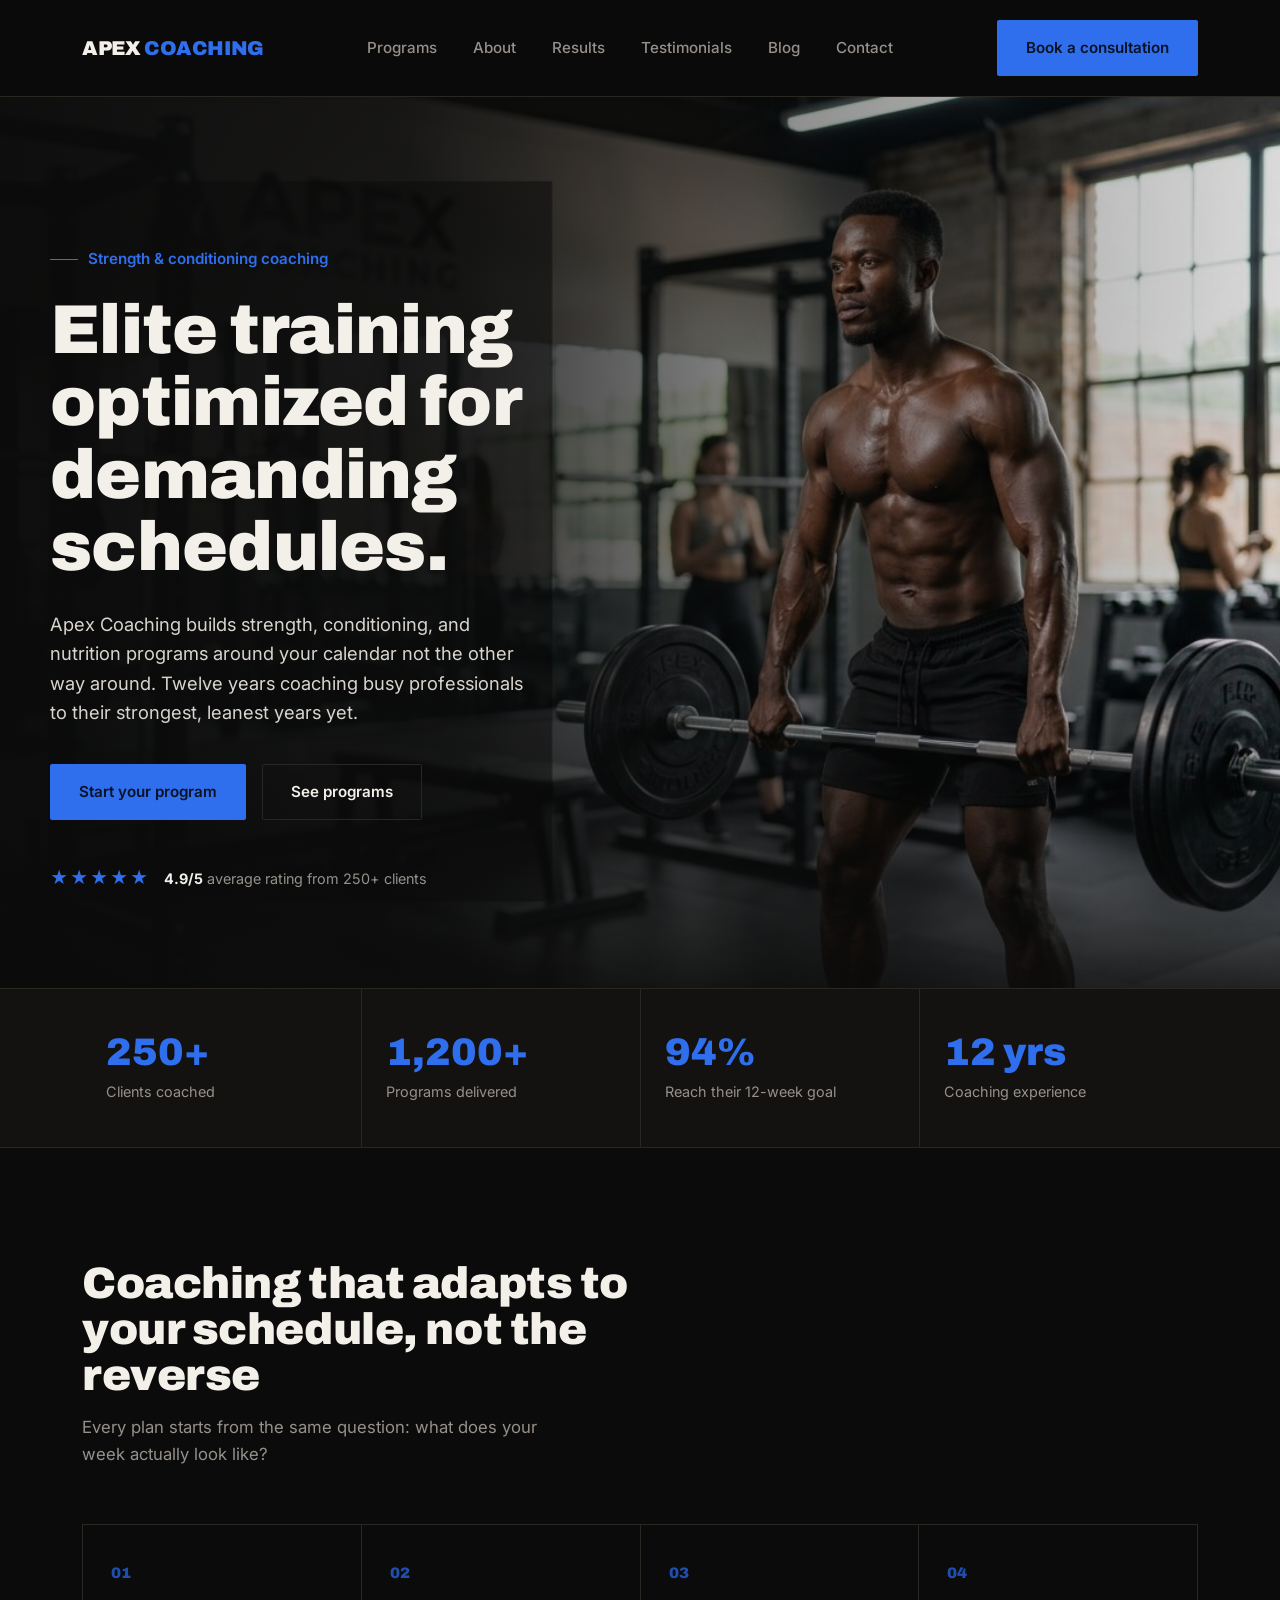
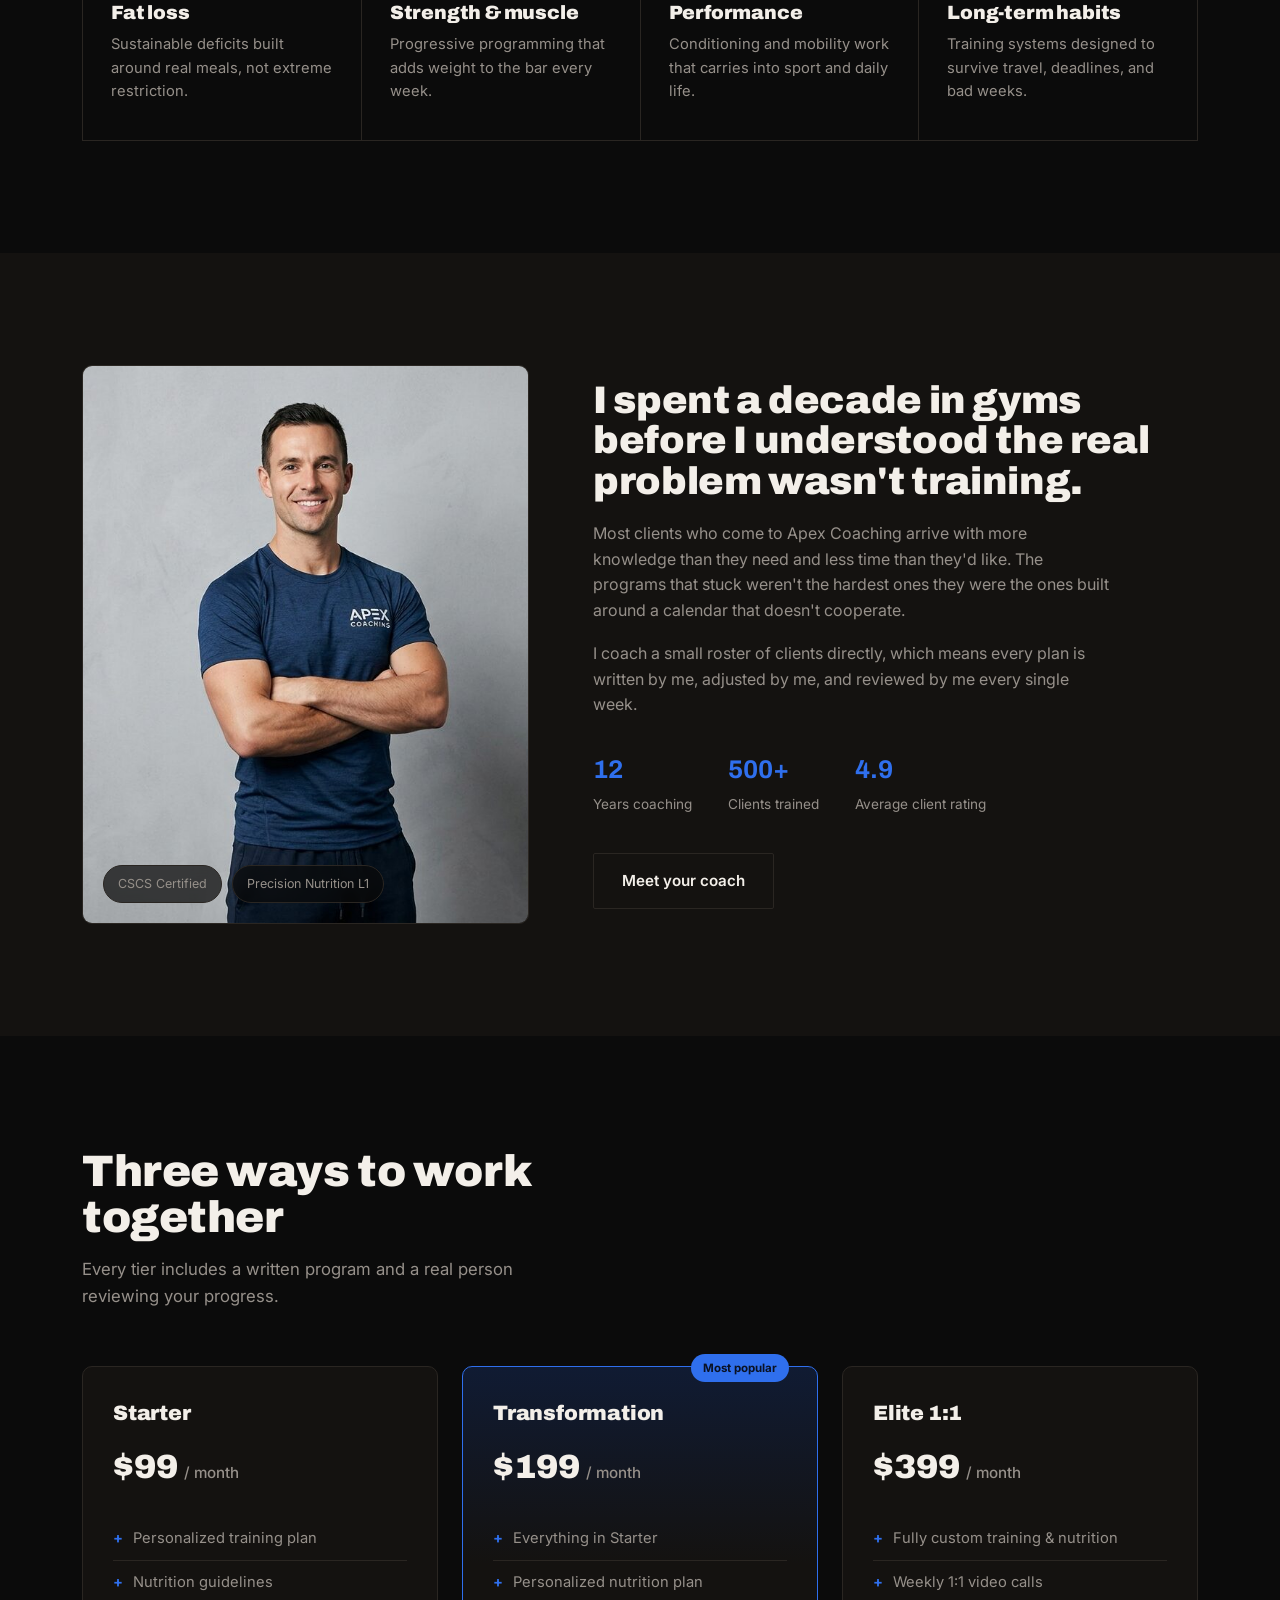
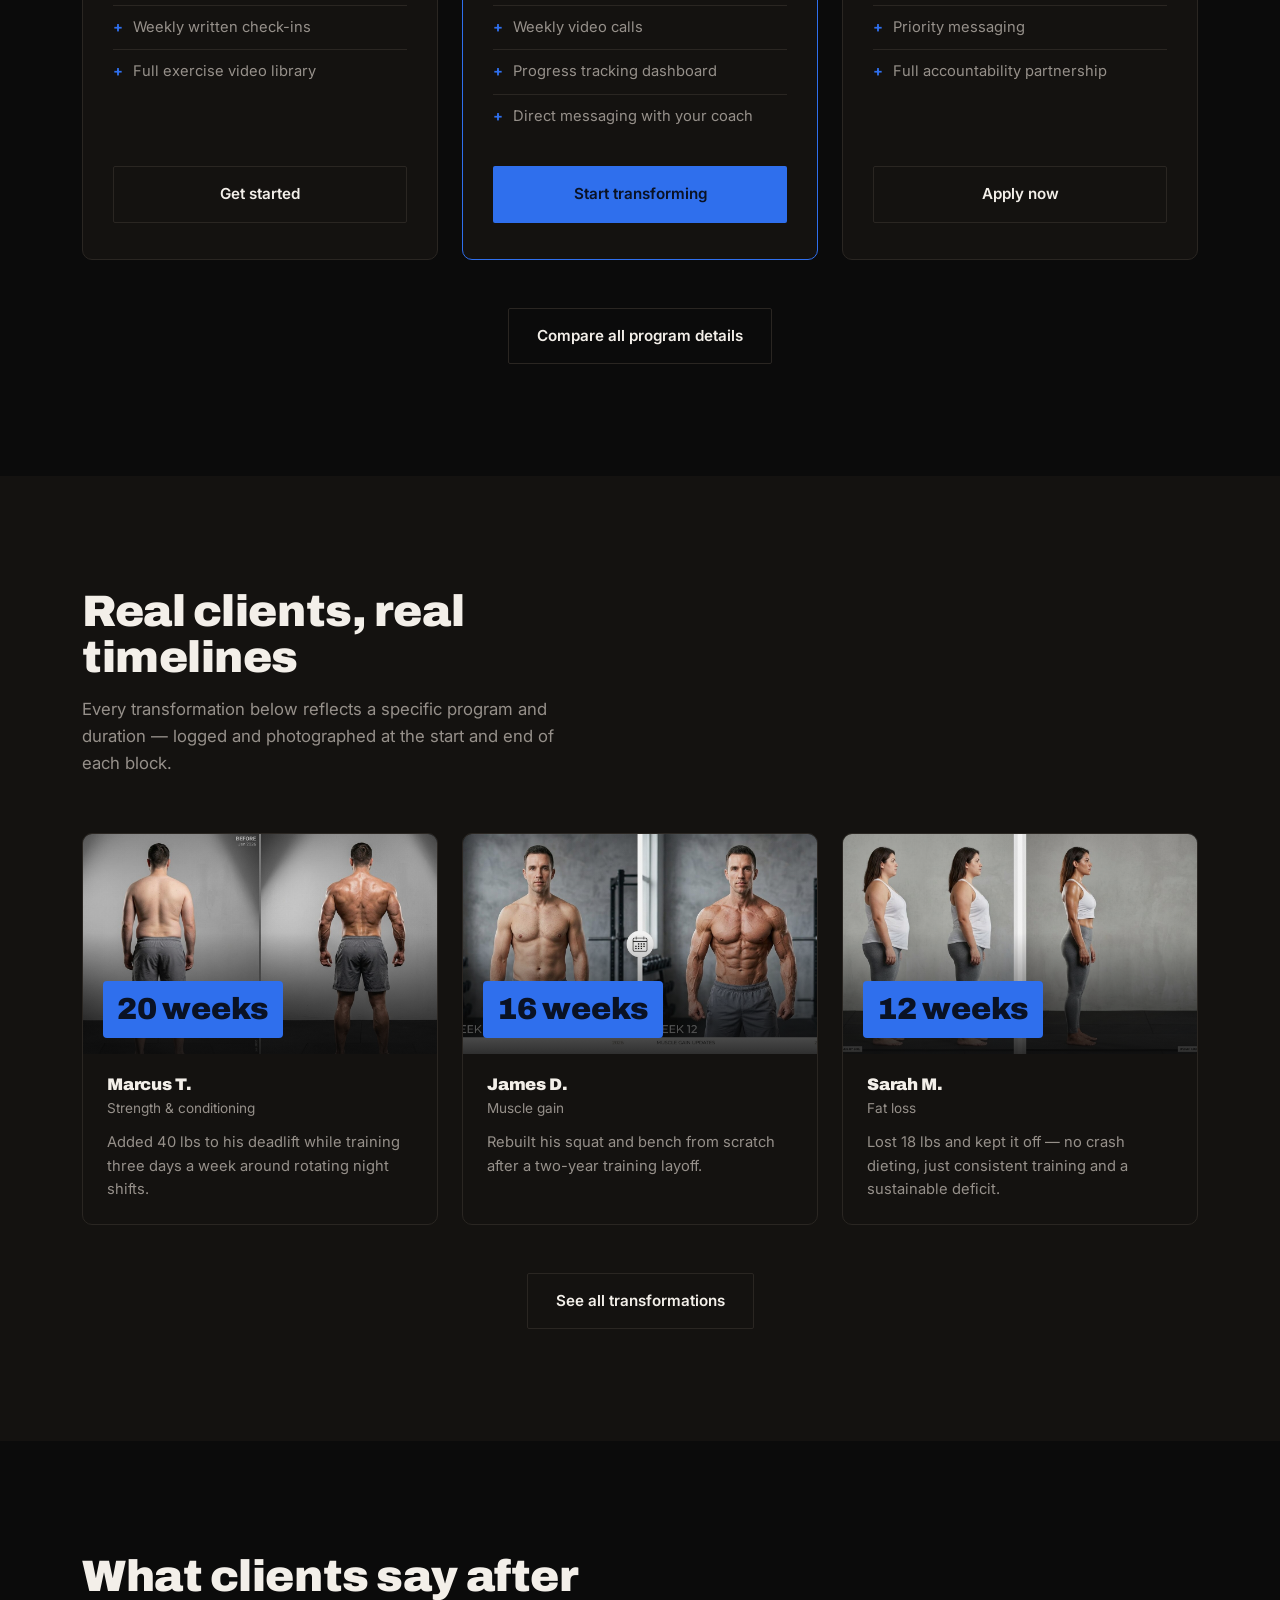
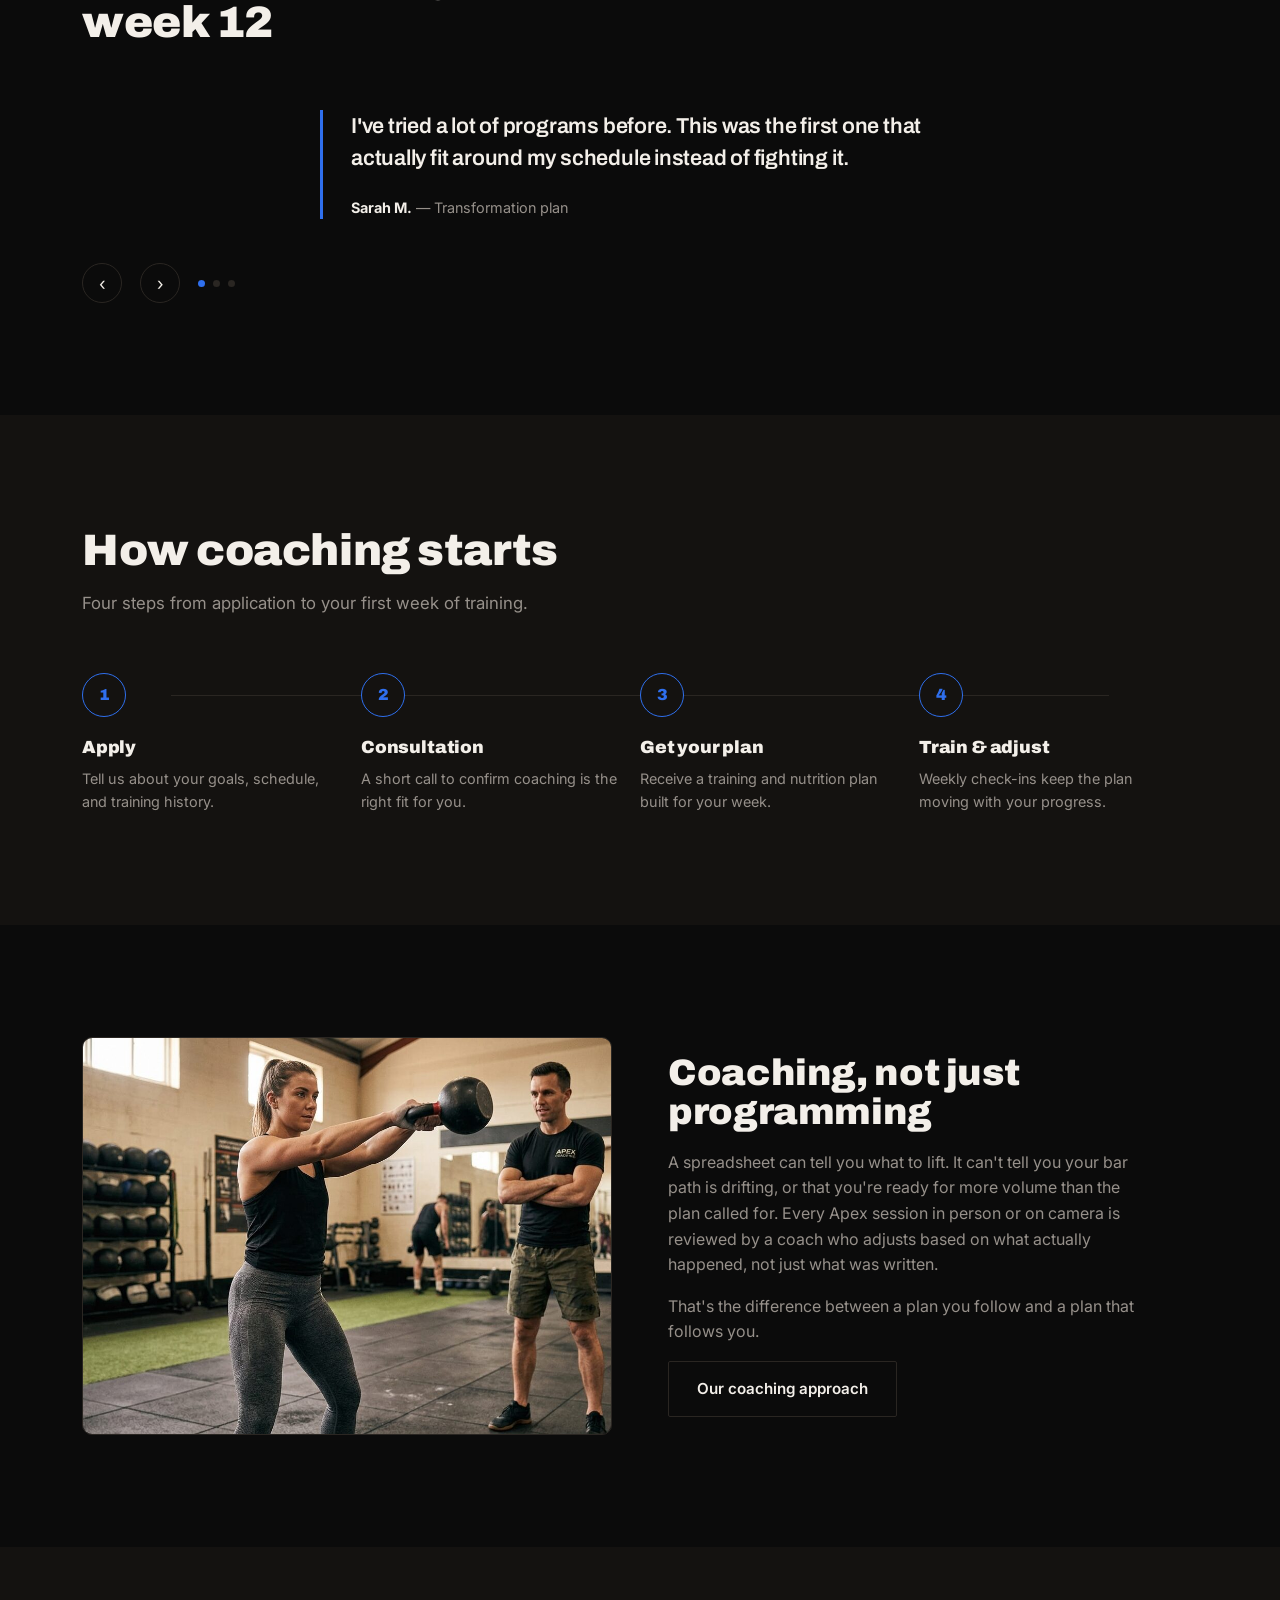
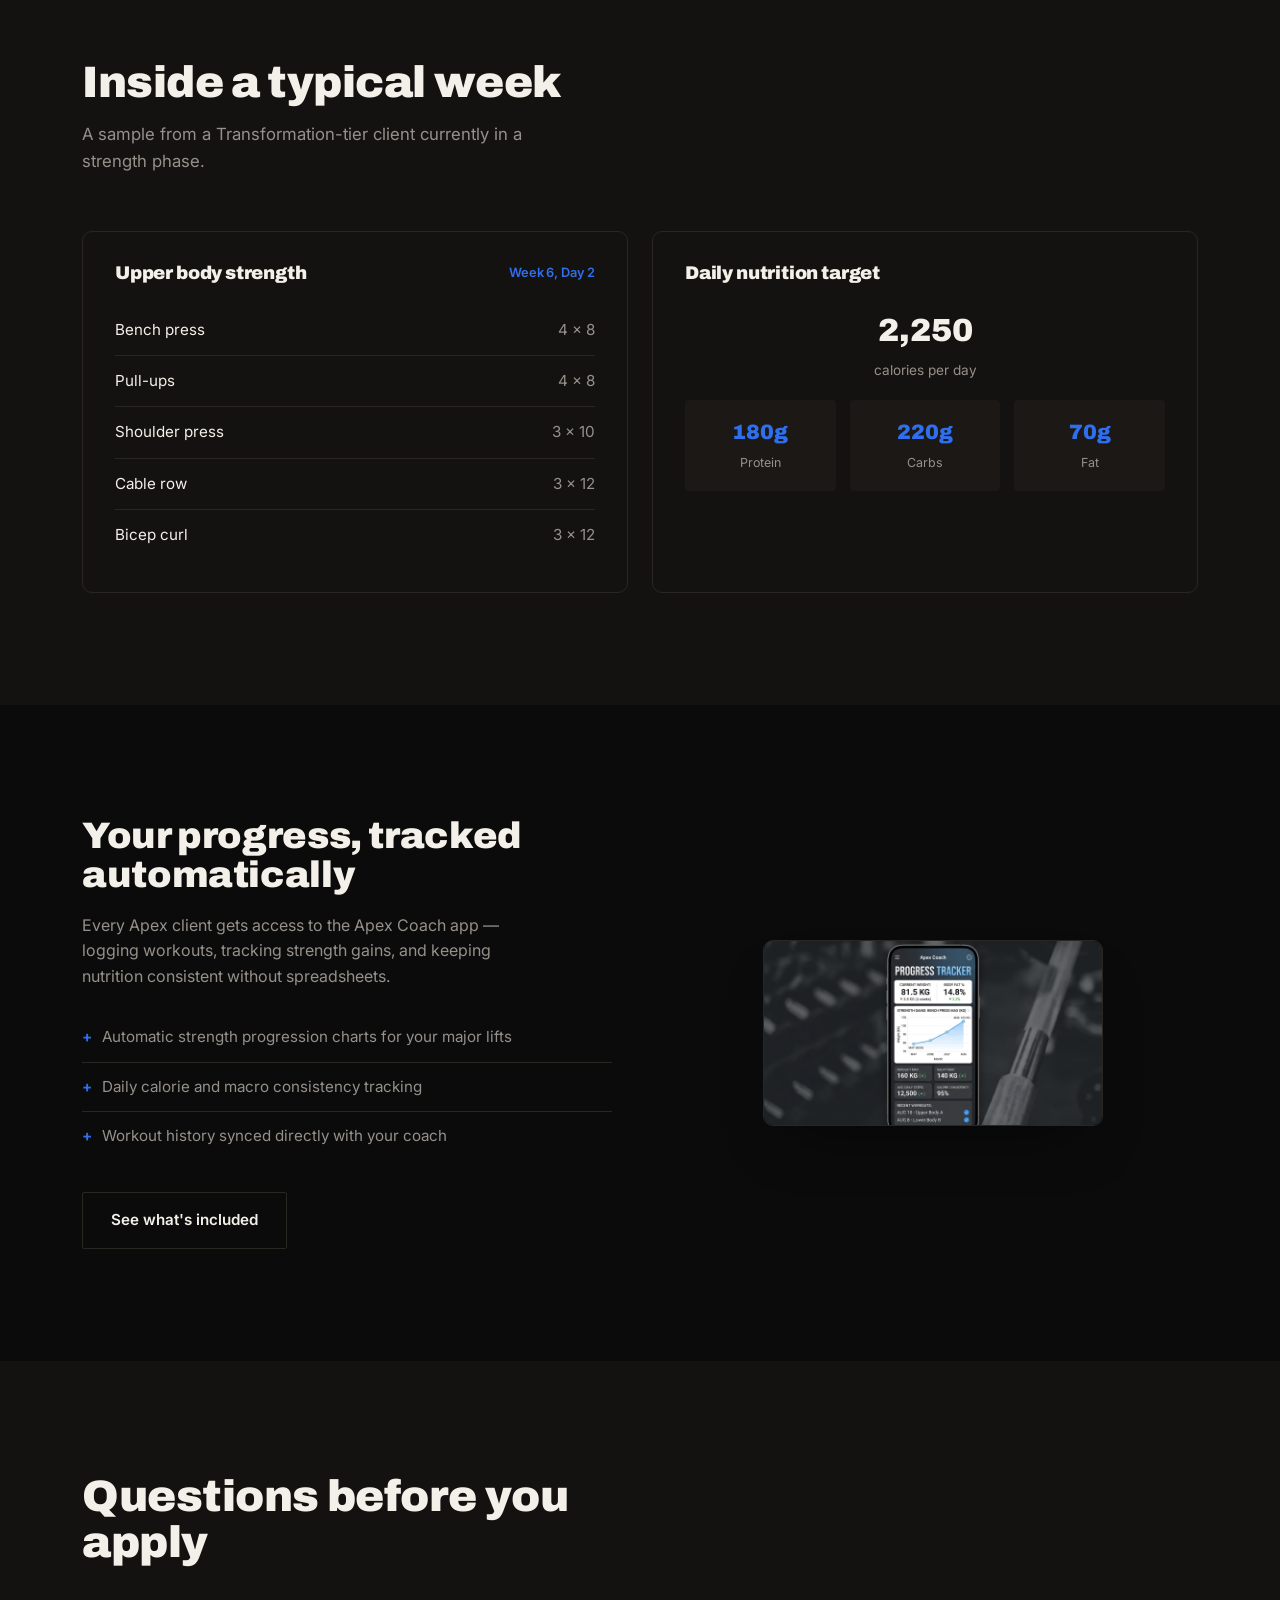
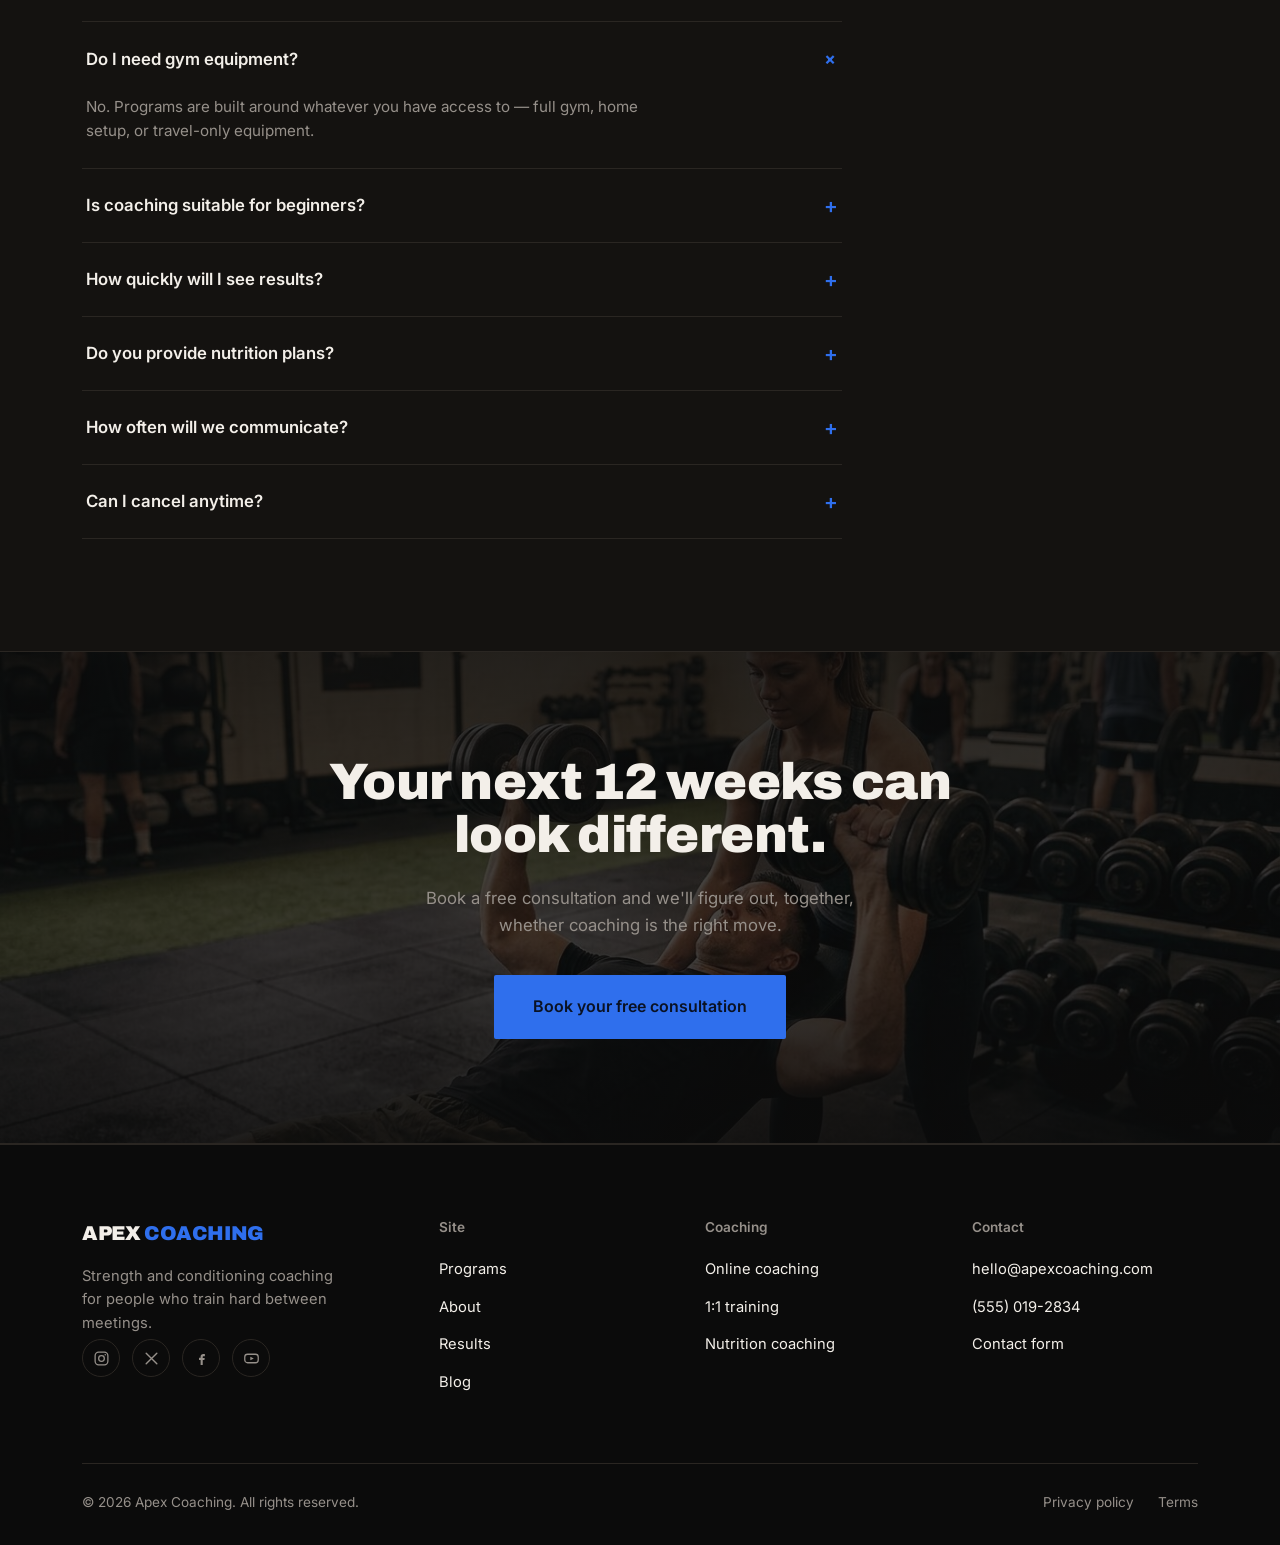
<file: index.html>
<!DOCTYPE html>
<html lang="en">
<head>
<meta charset="UTF-8">
<meta name="viewport" content="width=device-width, initial-scale=1.0">
<title>Apex Coaching — Strength &amp; Conditioning for Busy Professionals</title>
<meta name="description" content="Personalized strength and conditioning coaching built around demanding careers. Training plans, nutrition guidance, and weekly accountability with Coach Mark Nguyen.">
<link rel="preconnect" href="https://fonts.googleapis.com">
<link rel="preconnect" href="https://fonts.gstatic.com" crossorigin>
<link href="https://fonts.googleapis.com/css2?family=Archivo:wght@600;800;900&family=Inter:wght@400;500;600&display=swap" rel="stylesheet">
<link rel="stylesheet" href="css/style.css">
</head>
<body>

<header>
  <nav>
    <a href="index.html" class="logo">APEX <span>COACHING</span></a>
    <ul class="nav-links" id="navLinks">
      <li><a href="programs.html">Programs</a></li>
      <li><a href="about.html">About</a></li>
      <li><a href="results.html">Results</a></li>
      <li><a href="testimonials.html">Testimonials</a></li>
      <li><a href="blog.html">Blog</a></li>
      <li><a href="contact.html">Contact</a></li>
    </ul>
    <div class="nav-cta">
      <a href="booking.html" class="btn btn-primary">Book a consultation</a>
      <button class="menu-toggle" id="menuToggle" aria-label="Toggle menu" aria-expanded="false">
        <span></span><span></span><span></span>
      </button>
    </div>
  </nav>
</header>

<main>

  <!-- HERO -->
  <section class="hero">
    <div class="hero-bg">
      <img src="images/hero/hero-main.jpg" alt="Apex Coaching client performing a barbell deadlift at the Apex training facility" loading="eager">
    </div>
    <div class="wrap hero-grid">
      <div class="hero-copy">
        <div class="hero-kicker">Strength &amp; conditioning coaching</div>
        <h1>Elite training optimized for demanding schedules.</h1>
        <p class="hero-sub">Apex Coaching builds strength, conditioning, and nutrition programs around your calendar  not the other way around. Twelve years coaching busy professionals to their strongest, leanest years yet.</p>
        <div class="hero-actions">
          <a href="booking.html" class="btn btn-primary">Start your program</a>
          <a href="programs.html" class="btn btn-ghost">See programs</a>
        </div>
        <div class="hero-proof">
          <div class="stars">★★★★★</div>
          <div class="hero-proof-text"><strong>4.9/5</strong> average rating from 250+ clients</div>
        </div>
      </div>
    </div>
  </section>

  <!-- STATS STRIP -->
  <div class="stats-strip">
    <div class="stats-grid">
      <div class="stat"><div class="stat-num">250+</div><div class="stat-label">Clients coached</div></div>
      <div class="stat"><div class="stat-num">1,200+</div><div class="stat-label">Programs delivered</div></div>
      <div class="stat"><div class="stat-num">94%</div><div class="stat-label">Reach their 12-week goal</div></div>
      <div class="stat"><div class="stat-num">12 yrs</div><div class="stat-label">Coaching experience</div></div>
    </div>
  </div>

  <!-- WHO I HELP -->
  <section class="section reveal" id="who">
    <div class="wrap">
      <div class="section-head">
        <h2>Coaching that adapts to your schedule, not the reverse</h2>
        <p>Every plan starts from the same question: what does your week actually look like?</p>
      </div>
      <div class="help-grid">
        <div class="help-card">
          <div class="help-num">01</div>
          <div><h3>Fat loss</h3><p>Sustainable deficits built around real meals, not extreme restriction.</p></div>
        </div>
        <div class="help-card">
          <div class="help-num">02</div>
          <div><h3>Strength &amp; muscle</h3><p>Progressive programming that adds weight to the bar every week.</p></div>
        </div>
        <div class="help-card">
          <div class="help-num">03</div>
          <div><h3>Performance</h3><p>Conditioning and mobility work that carries into sport and daily life.</p></div>
        </div>
        <div class="help-card">
          <div class="help-num">04</div>
          <div><h3>Long-term habits</h3><p>Training systems designed to survive travel, deadlines, and bad weeks.</p></div>
        </div>
      </div>
    </div>
  </section>

  <!-- MEET THE COACH -->
  <section class="section section-alt reveal" id="coach">
    <div class="wrap coach-grid">
      <div class="coach-portrait">
        <img src="images/coach/coach-portrait-01.jpg" alt="Mark Nguyen, founder and head coach at Apex Coaching" loading="lazy">
        <div class="coach-badges">
          <span class="badge">CSCS Certified</span>
          <span class="badge">Precision Nutrition L1</span>
        </div>
      </div>
      <div class="coach-copy">
        <h2>I spent a decade in gyms before I understood the real problem wasn't training.</h2>
        <p>Most clients who come to Apex Coaching arrive with more knowledge than they need and less time than they'd like. The programs that stuck weren't the hardest ones they were the ones built around a calendar that doesn't cooperate.</p>
        <p>I coach a small roster of clients directly, which means every plan is written by me, adjusted by me, and reviewed by me every single week.</p>
        <div class="coach-facts">
          <div class="coach-fact"><strong>12</strong><span>Years coaching</span></div>
          <div class="coach-fact"><strong>500+</strong><span>Clients trained</span></div>
          <div class="coach-fact"><strong>4.9</strong><span>Average client rating</span></div>
        </div>
        <a href="about.html" class="btn btn-ghost">Meet your coach</a>
      </div>
    </div>
  </section>

  <!-- PROGRAMS -->
  <section class="section reveal" id="programs">
    <div class="wrap">
      <div class="section-head">
        <h2>Three ways to work together</h2>
        <p>Every tier includes a written program and a real person reviewing your progress.</p>
      </div>
      <div class="programs-grid">
        <div class="plan">
          <h3>Starter</h3>
          <div class="plan-price">$99 <span>/ month</span></div>
          <ul class="plan-features">
            <li>Personalized training plan</li>
            <li>Nutrition guidelines</li>
            <li>Weekly written check-ins</li>
            <li>Full exercise video library</li>
          </ul>
          <a href="booking.html" class="btn btn-ghost">Get started</a>
        </div>
        <div class="plan featured">
          <span class="plan-tag">Most popular</span>
          <h3>Transformation</h3>
          <div class="plan-price">$199 <span>/ month</span></div>
          <ul class="plan-features">
            <li>Everything in Starter</li>
            <li>Personalized nutrition plan</li>
            <li>Weekly video calls</li>
            <li>Progress tracking dashboard</li>
            <li>Direct messaging with your coach</li>
          </ul>
          <a href="booking.html" class="btn btn-primary">Start transforming</a>
        </div>
        <div class="plan">
          <h3>Elite 1:1</h3>
          <div class="plan-price">$399 <span>/ month</span></div>
          <ul class="plan-features">
            <li>Fully custom training &amp; nutrition</li>
            <li>Weekly 1:1 video calls</li>
            <li>Priority messaging</li>
            <li>Full accountability partnership</li>
          </ul>
          <a href="booking.html" class="btn btn-ghost">Apply now</a>
        </div>
      </div>
      <div class="section-cta-link">
        <a href="programs.html" class="btn btn-ghost">Compare all program details</a>
      </div>
    </div>
  </section>

  <!-- RESULTS -->
  <section class="section section-alt reveal" id="results">
    <div class="wrap">
      <div class="section-head">
        <h2>Real clients, real timelines</h2>
        <p>Every transformation below reflects a specific program and duration — logged and photographed at the start and end of each block.</p>
      </div>
      <div class="results-grid">
        <div class="result-card">
          <div class="result-visual">
            <img src="images/transformations/transformation-04.jpg" alt="Marcus's back and shoulder transformation after a strength program at Apex Coaching" loading="lazy">
            <span class="delta">20 weeks</span>
          </div>
          <div class="result-body">
            <h3>Marcus T.</h3>
            <div class="result-meta">Strength &amp; conditioning</div>
            <p>Added 40 lbs to his deadlift while training three days a week around rotating night shifts.</p>
          </div>
        </div>
        <div class="result-card">
          <div class="result-visual">
            <img src="images/transformations/transformation-05.jpg" alt="James's muscle gain transformation after 16 weeks at Apex Coaching" loading="lazy">
            <span class="delta">16 weeks</span>
          </div>
          <div class="result-body">
            <h3>James D.</h3>
            <div class="result-meta">Muscle gain</div>
            <p>Rebuilt his squat and bench from scratch after a two-year training layoff.</p>
          </div>
        </div>
        <div class="result-card">
          <div class="result-visual">
            <img src="images/transformations/transformation-07.jpg" alt="Sarah's fat loss transformation after 12 weeks at Apex Coaching" loading="lazy">
            <span class="delta">12 weeks</span>
          </div>
          <div class="result-body">
            <h3>Sarah M.</h3>
            <div class="result-meta">Fat loss</div>
            <p>Lost 18 lbs and kept it off — no crash dieting, just consistent training and a sustainable deficit.</p>
          </div>
        </div>
      </div>
      <div class="section-cta-link">
        <a href="results.html" class="btn btn-ghost">See all transformations</a>
      </div>
    </div>
  </section>

  <!-- TESTIMONIALS -->
  <section class="section reveal" id="testimonials">
    <div class="wrap">
      <div class="section-head">
        <h2>What clients say after week 12</h2>
      </div>
      <div class="testimonial-viewport">
        <div class="testimonial-track" id="testimonialTrack">
          <div class="testimonial">
            <div class="testimonial-inner">
              <p>I've tried a lot of programs before. This was the first one that actually fit around my schedule instead of fighting it.</p>
              <div class="testimonial-who"><strong>Sarah M.</strong> — Transformation plan</div>
            </div>
          </div>
          <div class="testimonial">
            <div class="testimonial-inner">
              <p>The weekly check-ins kept me honest. I stopped guessing whether I was making progress and started seeing it on paper.</p>
              <div class="testimonial-who"><strong>James D.</strong> — Elite 1:1</div>
            </div>
          </div>
          <div class="testimonial">
            <div class="testimonial-inner">
              <p>Mark rewrote my program twice around a work trip without me having to ask. That's the difference from every app I've used.</p>
              <div class="testimonial-who"><strong>Priya K.</strong> — Transformation plan</div>
            </div>
          </div>
        </div>
      </div>
      <div class="testimonial-nav">
        <button class="tnav-btn" id="tPrev" aria-label="Previous testimonial">‹</button>
        <button class="tnav-btn" id="tNext" aria-label="Next testimonial">›</button>
        <div class="tnav-dots" id="tDots"></div>
      </div>
    </div>
  </section>

  <!-- HOW IT WORKS -->
  <section class="section section-alt reveal" id="process">
    <div class="wrap">
      <div class="section-head">
        <h2>How coaching starts</h2>
        <p>Four steps from application to your first week of training.</p>
      </div>
      <div class="process">
        <div class="process-step">
          <div class="step-num">1</div>
          <h3>Apply</h3>
          <p>Tell us about your goals, schedule, and training history.</p>
        </div>
        <div class="process-step">
          <div class="step-num">2</div>
          <h3>Consultation</h3>
          <p>A short call to confirm coaching is the right fit for you.</p>
        </div>
        <div class="process-step">
          <div class="step-num">3</div>
          <h3>Get your plan</h3>
          <p>Receive a training and nutrition plan built for your week.</p>
        </div>
        <div class="process-step">
          <div class="step-num">4</div>
          <h3>Train &amp; adjust</h3>
          <p>Weekly check-ins keep the plan moving with your progress.</p>
        </div>
      </div>
    </div>
  </section>

  <!-- TRAINING PHILOSOPHY / FEATURE PHOTO -->
  <section class="section reveal">
    <div class="wrap feature-photo-grid">
      <div class="feature-photo">
        <img src="images/workouts/coaching-04.jpg" alt="Apex Coaching trainer spotting a client during a kettlebell workout" loading="lazy">
      </div>
      <div class="feature-copy">
        <h2>Coaching, not just programming</h2>
        <p>A spreadsheet can tell you what to lift. It can't tell you your bar path is drifting, or that you're ready for more volume than the plan called for. Every Apex session  in person or on camera  is reviewed by a coach who adjusts based on what actually happened, not just what was written.</p>
        <p>That's the difference between a plan you follow and a plan that follows you.</p>
        <a href="about.html" class="btn btn-ghost">Our coaching approach</a>
      </div>
    </div>
  </section>

  <!-- WORKOUT + NUTRITION PREVIEW -->
  <section class="section section-alt reveal">
    <div class="wrap">
      <div class="section-head">
        <h2>Inside a typical week</h2>
        <p>A sample from a Transformation-tier client currently in a strength phase.</p>
      </div>
      <div class="preview-grid">
        <div class="preview-card">
          <h3>Upper body strength <span>Week 6, Day 2</span></h3>
          <div class="workout-row"><span>Bench press</span><span>4 × 8</span></div>
          <div class="workout-row"><span>Pull-ups</span><span>4 × 8</span></div>
          <div class="workout-row"><span>Shoulder press</span><span>3 × 10</span></div>
          <div class="workout-row"><span>Cable row</span><span>3 × 12</span></div>
          <div class="workout-row"><span>Bicep curl</span><span>3 × 12</span></div>
        </div>
        <div class="preview-card">
          <h3>Daily nutrition target</h3>
          <div class="cal-target"><strong>2,250</strong><span>calories per day</span></div>
          <div class="macro-grid">
            <div class="macro"><strong>180g</strong><span>Protein</span></div>
            <div class="macro"><strong>220g</strong><span>Carbs</span></div>
            <div class="macro"><strong>70g</strong><span>Fat</span></div>
          </div>
        </div>
      </div>
    </div>
  </section>

  <!-- APP SHOWCASE -->
  <section class="section reveal">
    <div class="wrap app-showcase">
      <div class="app-copy">
        <h2 style="font-size:clamp(1.7rem,3.2vw,2.3rem); margin-bottom:18px;">Your progress, tracked automatically</h2>
        <p style="color:var(--muted); max-width:460px; margin-bottom:0;">Every Apex client gets access to the Apex Coach app — logging workouts, tracking strength gains, and keeping nutrition consistent without spreadsheets.</p>
        <ul>
          <li>Automatic strength progression charts for your major lifts</li>
          <li>Daily calorie and macro consistency tracking</li>
          <li>Workout history synced directly with your coach</li>
        </ul>
        <a href="programs.html" class="btn btn-ghost">See what's included</a>
      </div>
      <div class="app-mock">
        <img src="images/lifestyle/app-progress-tracker.jpg" alt="Apex Coach app showing strength progress tracking" loading="lazy">
      </div>
    </div>
  </section>

  <!-- FAQ -->
  <section class="section section-alt reveal" id="faq">
    <div class="wrap">
      <div class="section-head">
        <h2>Questions before you apply</h2>
      </div>
      <div class="faq-list" id="faqList">
        <div class="faq-item open">
          <button class="faq-q">Do I need gym equipment?<span class="icon">+</span></button>
          <div class="faq-a"><p>No. Programs are built around whatever you have access to — full gym, home setup, or travel-only equipment.</p></div>
        </div>
        <div class="faq-item">
          <button class="faq-q">Is coaching suitable for beginners?<span class="icon">+</span></button>
          <div class="faq-a"><p>Yes. Every plan starts from your current training history, and technique is reviewed closely in your first few weeks.</p></div>
        </div>
        <div class="faq-item">
          <button class="faq-q">How quickly will I see results?<span class="icon">+</span></button>
          <div class="faq-a"><p>Most clients notice strength gains within 3–4 weeks and visible body composition changes by week 8–12.</p></div>
        </div>
        <div class="faq-item">
          <button class="faq-q">Do you provide nutrition plans?<span class="icon">+</span></button>
          <div class="faq-a"><p>Starter includes general guidelines. Transformation and Elite include a fully personalized nutrition plan.</p></div>
        </div>
        <div class="faq-item">
          <button class="faq-q">How often will we communicate?<span class="icon">+</span></button>
          <div class="faq-a"><p>Weekly check-ins at minimum, with direct messaging available on Transformation and Elite plans.</p></div>
        </div>
        <div class="faq-item">
          <button class="faq-q">Can I cancel anytime?<span class="icon">+</span></button>
          <div class="faq-a"><p>Yes, coaching runs month-to-month with no long-term contract.</p></div>
        </div>
      </div>
    </div>
  </section>

  <!-- FINAL CTA -->
  <section class="final-cta has-photo reveal" id="book">
    <div class="cta-photo">
      <img src="images/workouts/coaching-05.jpg" alt="Apex Coaching client training with a coach" loading="lazy">
    </div>
    <div class="wrap">
      <h2>Your next 12 weeks can look different.</h2>
      <p>Book a free consultation and we'll figure out, together, whether coaching is the right move.</p>
      <a href="booking.html" class="btn btn-primary">Book your free consultation</a>
    </div>
  </section>

</main>

<footer>
  <div class="wrap">
    <div class="footer-grid">
      <div class="footer-brand">
        <div class="logo">APEX <span>COACHING</span></div>
        <p>Strength and conditioning coaching for people who train hard between meetings.</p>
        <div class="social-row">
          <a href="#" class="social-icon" aria-label="Apex Coaching on Instagram">
            <svg viewBox="0 0 24 24" fill="none" stroke="currentColor" stroke-width="1.8"><rect x="3" y="3" width="18" height="18" rx="5"/><circle cx="12" cy="12" r="4"/><circle cx="17.3" cy="6.7" r="1.1" fill="currentColor" stroke="none"/></svg>
          </a>
          <a href="#" class="social-icon" aria-label="Apex Coaching on X">
            <svg viewBox="0 0 24 24" fill="none" stroke="currentColor" stroke-width="2" stroke-linecap="round"><path d="M4.5 4.5l15 15M19.5 4.5l-15 15"/></svg>
          </a>
          <a href="#" class="social-icon" aria-label="Apex Coaching on Facebook">
            <svg viewBox="0 0 24 24" fill="currentColor"><path d="M14.5 8.75h2.25V5.5h-2.25c-2.35 0-3.75 1.42-3.75 3.75v1.75H8.5v3h2.25V21h3v-6.75h2.35l.4-3h-2.75V9.5c0-.5.2-.75.75-.75Z"/></svg>
          </a>
          <a href="#" class="social-icon" aria-label="Apex Coaching on YouTube">
            <svg viewBox="0 0 24 24" fill="none" stroke="currentColor" stroke-width="1.8"><rect x="2.5" y="6" width="19" height="12" rx="4"/><path d="M10.3 9.6l5 2.4-5 2.4z" fill="currentColor" stroke="none"/></svg>
          </a>
        </div>
      </div>
      <div class="footer-col">
        <h4>Site</h4>
        <ul>
          <li><a href="programs.html">Programs</a></li>
          <li><a href="about.html">About</a></li>
          <li><a href="results.html">Results</a></li>
          <li><a href="blog.html">Blog</a></li>
        </ul>
      </div>
      <div class="footer-col">
        <h4>Coaching</h4>
        <ul>
          <li><a href="programs.html">Online coaching</a></li>
          <li><a href="programs.html">1:1 training</a></li>
          <li><a href="programs.html">Nutrition coaching</a></li>
        </ul>
      </div>
      <div class="footer-col">
        <h4>Contact</h4>
        <ul>
          <li><a href="mailto:hello@apexcoaching.com">hello@apexcoaching.com</a></li>
          <li><a href="tel:+15550192834">(555) 019-2834</a></li>
          <li><a href="contact.html">Contact form</a></li>
        </ul>
      </div>
    </div>
    <div class="footer-bottom">
      <span>© 2026 Apex Coaching. All rights reserved.</span>
      <div class="footer-legal">
        <a href="#">Privacy policy</a>
        <a href="#">Terms</a>
      </div>
    </div>
  </div>
</footer>

<script src="js/main.js"></script>
</body>
</html>
</file>
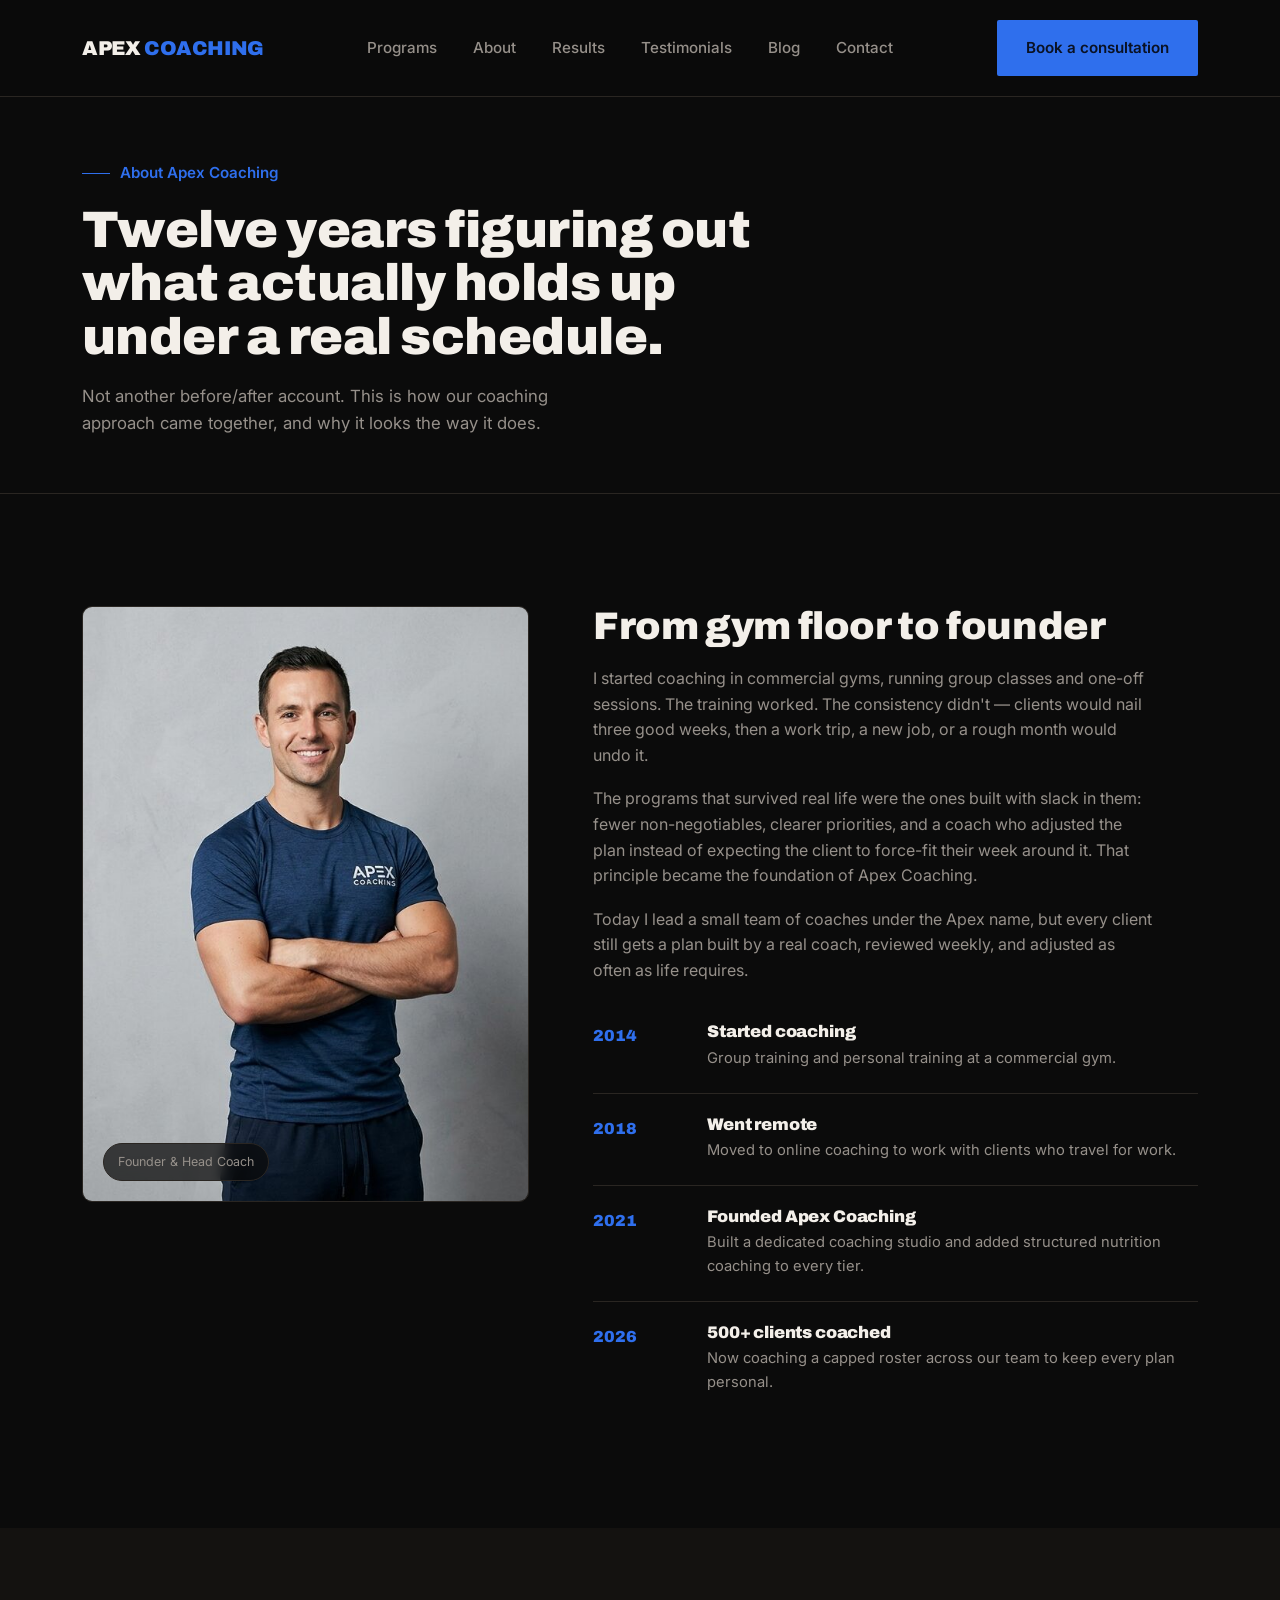
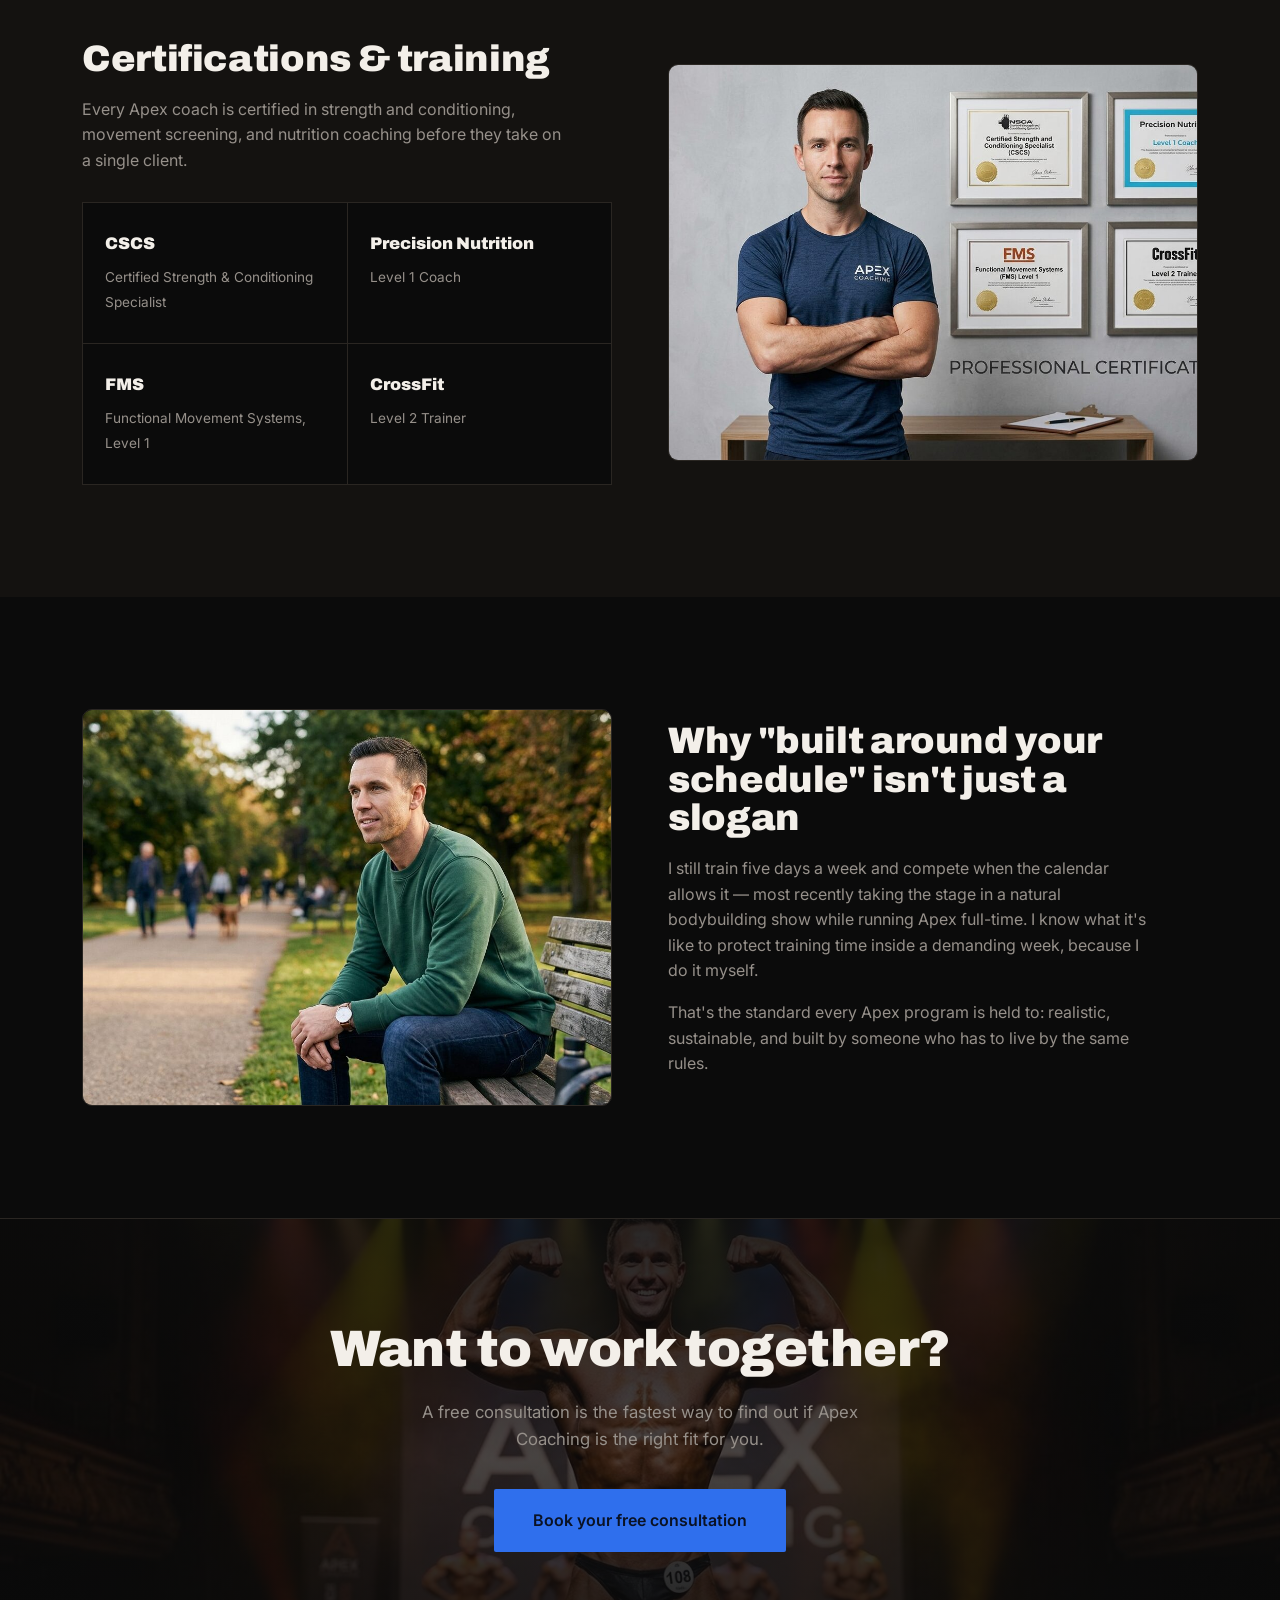
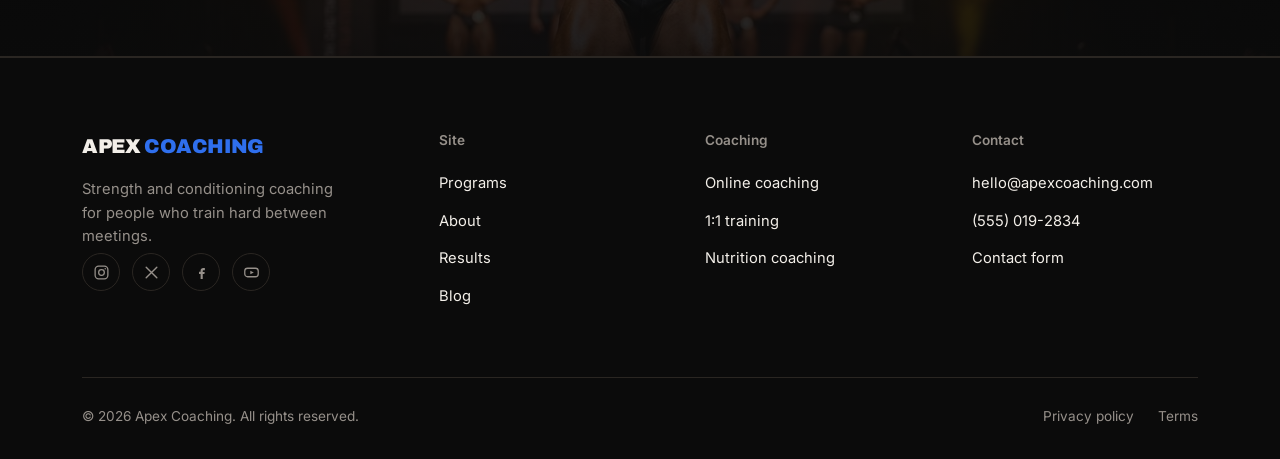
<file: about.html>
<!DOCTYPE html>
<html lang="en">
<head>
<meta charset="UTF-8">
<meta name="viewport" content="width=device-width, initial-scale=1.0">
<title>About Mark Nguyen — Strength &amp; Conditioning Coach</title>
<meta name="description" content="Meet Mark Nguyen: 12 years coaching busy professionals through strength, fat loss, and performance training.">
<link rel="preconnect" href="https://fonts.googleapis.com">
<link rel="preconnect" href="https://fonts.gstatic.com" crossorigin>
<link href="https://fonts.googleapis.com/css2?family=Archivo:wght@600;800;900&family=Inter:wght@400;500;600&display=swap" rel="stylesheet">
<link rel="stylesheet" href="css/style.css">
</head>
<body>

<header>
  <nav>
    <a href="index.html" class="logo">APEX <span>COACHING</span></a>
    <ul class="nav-links" id="navLinks">
      <li><a href="programs.html">Programs</a></li>
      <li><a href="about.html">About</a></li>
      <li><a href="results.html">Results</a></li>
      <li><a href="testimonials.html">Testimonials</a></li>
      <li><a href="blog.html">Blog</a></li>
      <li><a href="contact.html">Contact</a></li>
    </ul>
    <div class="nav-cta">
      <a href="booking.html" class="btn btn-primary">Book a consultation</a>
      <button class="menu-toggle" id="menuToggle" aria-label="Toggle menu" aria-expanded="false">
        <span></span><span></span><span></span>
      </button>
    </div>
  </nav>
</header>

<main>

  <section class="page-hero">
    <div class="wrap">
      <div class="hero-kicker">About Apex Coaching</div>
      <h1>Twelve years figuring out what actually holds up under a real schedule.</h1>
      <p>Not another before/after account. This is how our coaching approach came together, and why it looks the way it does.</p>
    </div>
  </section>

  <section class="section reveal">
    <div class="wrap about-story">
      <div class="coach-portrait" style="aspect-ratio:3/4;">
        <img src="images/coach/coach-portrait-01.jpg" alt="Mark Nguyen, founder and head coach at Apex Coaching" loading="lazy">
        <div class="coach-badges">
          <span class="badge">Founder &amp; Head Coach</span>
        </div>
      </div>
      <div>
        <h2 style="font-size:clamp(1.8rem,3.5vw,2.4rem); margin-bottom:20px;">From gym floor to founder</h2>
        <p>I started coaching in commercial gyms, running group classes and one-off sessions. The training worked. The consistency didn't — clients would nail three good weeks, then a work trip, a new job, or a rough month would undo it.</p>
        <p>The programs that survived real life were the ones built with slack in them: fewer non-negotiables, clearer priorities, and a coach who adjusted the plan instead of expecting the client to force-fit their week around it. That principle became the foundation of Apex Coaching.</p>
        <p>Today I lead a small team of coaches under the Apex name, but every client still gets a plan built by a real coach, reviewed weekly, and adjusted as often as life requires.</p>

        <div class="timeline">
          <div class="timeline-item">
            <div class="timeline-year">2014</div>
            <div><h3>Started coaching</h3><p>Group training and personal training at a commercial gym.</p></div>
          </div>
          <div class="timeline-item">
            <div class="timeline-year">2018</div>
            <div><h3>Went remote</h3><p>Moved to online coaching to work with clients who travel for work.</p></div>
          </div>
          <div class="timeline-item">
            <div class="timeline-year">2021</div>
            <div><h3>Founded Apex Coaching</h3><p>Built a dedicated coaching studio and added structured nutrition coaching to every tier.</p></div>
          </div>
          <div class="timeline-item">
            <div class="timeline-year">2026</div>
            <div><h3>500+ clients coached</h3><p>Now coaching a capped roster across our team to keep every plan personal.</p></div>
          </div>
        </div>
      </div>
    </div>
  </section>

  <!-- CERTIFICATIONS -->
  <section class="section section-alt reveal">
    <div class="wrap feature-photo-grid">
      <div class="feature-copy">
        <h2>Certifications &amp; training</h2>
        <p style="margin-bottom:28px;">Every Apex coach is certified in strength and conditioning, movement screening, and nutrition coaching before they take on a single client.</p>
        <div class="creds-grid compact" style="border:1px solid var(--line);">
          <div class="cred-card"><strong>CSCS</strong><span>Certified Strength &amp; Conditioning Specialist</span></div>
          <div class="cred-card"><strong>Precision Nutrition</strong><span>Level 1 Coach</span></div>
          <div class="cred-card"><strong>FMS</strong><span>Functional Movement Systems, Level 1</span></div>
          <div class="cred-card"><strong>CrossFit</strong><span>Level 2 Trainer</span></div>
        </div>
      </div>
      <div class="feature-photo">
        <img src="images/coach/coach-certifications.jpg" alt="Mark Nguyen standing beside his framed professional certifications at Apex Coaching" loading="lazy">
      </div>
    </div>
  </section>

  <!-- BEYOND THE GYM -->
  <section class="section reveal">
    <div class="wrap feature-photo-grid">
      <div class="feature-photo">
        <img src="images/lifestyle/coach-lifestyle-01.jpg" alt="Mark Nguyen relaxing in a park outside of coaching hours" loading="lazy">
      </div>
      <div class="feature-copy">
        <h2>Why "built around your schedule" isn't just a slogan</h2>
        <p>I still train five days a week and compete when the calendar allows it — most recently taking the stage in a natural bodybuilding show while running Apex full-time. I know what it's like to protect training time inside a demanding week, because I do it myself.</p>
        <p>That's the standard every Apex program is held to: realistic, sustainable, and built by someone who has to live by the same rules.</p>
      </div>
    </div>
  </section>

  <section class="final-cta has-photo reveal">
    <div class="cta-photo">
      <img src="images/lifestyle/coach-competition.jpg" alt="Mark Nguyen on stage at a natural bodybuilding competition" loading="lazy">
    </div>
    <div class="wrap">
      <h2>Want to work together?</h2>
      <p>A free consultation is the fastest way to find out if Apex Coaching is the right fit for you.</p>
      <a href="booking.html" class="btn btn-primary">Book your free consultation</a>
    </div>
  </section>

</main>

<footer>
  <div class="wrap">
    <div class="footer-grid">
      <div class="footer-brand">
        <div class="logo">APEX <span>COACHING</span></div>
        <p>Strength and conditioning coaching for people who train hard between meetings.</p>
        <div class="social-row">
          <a href="#" class="social-icon" aria-label="Apex Coaching on Instagram">
            <svg viewBox="0 0 24 24" fill="none" stroke="currentColor" stroke-width="1.8"><rect x="3" y="3" width="18" height="18" rx="5"/><circle cx="12" cy="12" r="4"/><circle cx="17.3" cy="6.7" r="1.1" fill="currentColor" stroke="none"/></svg>
          </a>
          <a href="#" class="social-icon" aria-label="Apex Coaching on X">
            <svg viewBox="0 0 24 24" fill="none" stroke="currentColor" stroke-width="2" stroke-linecap="round"><path d="M4.5 4.5l15 15M19.5 4.5l-15 15"/></svg>
          </a>
          <a href="#" class="social-icon" aria-label="Apex Coaching on Facebook">
            <svg viewBox="0 0 24 24" fill="currentColor"><path d="M14.5 8.75h2.25V5.5h-2.25c-2.35 0-3.75 1.42-3.75 3.75v1.75H8.5v3h2.25V21h3v-6.75h2.35l.4-3h-2.75V9.5c0-.5.2-.75.75-.75Z"/></svg>
          </a>
          <a href="#" class="social-icon" aria-label="Apex Coaching on YouTube">
            <svg viewBox="0 0 24 24" fill="none" stroke="currentColor" stroke-width="1.8"><rect x="2.5" y="6" width="19" height="12" rx="4"/><path d="M10.3 9.6l5 2.4-5 2.4z" fill="currentColor" stroke="none"/></svg>
          </a>
        </div>
      </div>
      <div class="footer-col">
        <h4>Site</h4>
        <ul>
          <li><a href="programs.html">Programs</a></li>
          <li><a href="about.html">About</a></li>
          <li><a href="results.html">Results</a></li>
          <li><a href="blog.html">Blog</a></li>
        </ul>
      </div>
      <div class="footer-col">
        <h4>Coaching</h4>
        <ul>
          <li><a href="programs.html">Online coaching</a></li>
          <li><a href="programs.html">1:1 training</a></li>
          <li><a href="programs.html">Nutrition coaching</a></li>
        </ul>
      </div>
      <div class="footer-col">
        <h4>Contact</h4>
        <ul>
          <li><a href="mailto:hello@apexcoaching.com">hello@apexcoaching.com</a></li>
          <li><a href="tel:+15550192834">(555) 019-2834</a></li>
          <li><a href="contact.html">Contact form</a></li>
        </ul>
      </div>
    </div>
    <div class="footer-bottom">
      <span>© 2026 Apex Coaching. All rights reserved.</span>
      <div class="footer-legal">
        <a href="#">Privacy policy</a>
        <a href="#">Terms</a>
      </div>
    </div>
  </div>
</footer>

<script src="js/main.js"></script>
</body>
</html>
</file>
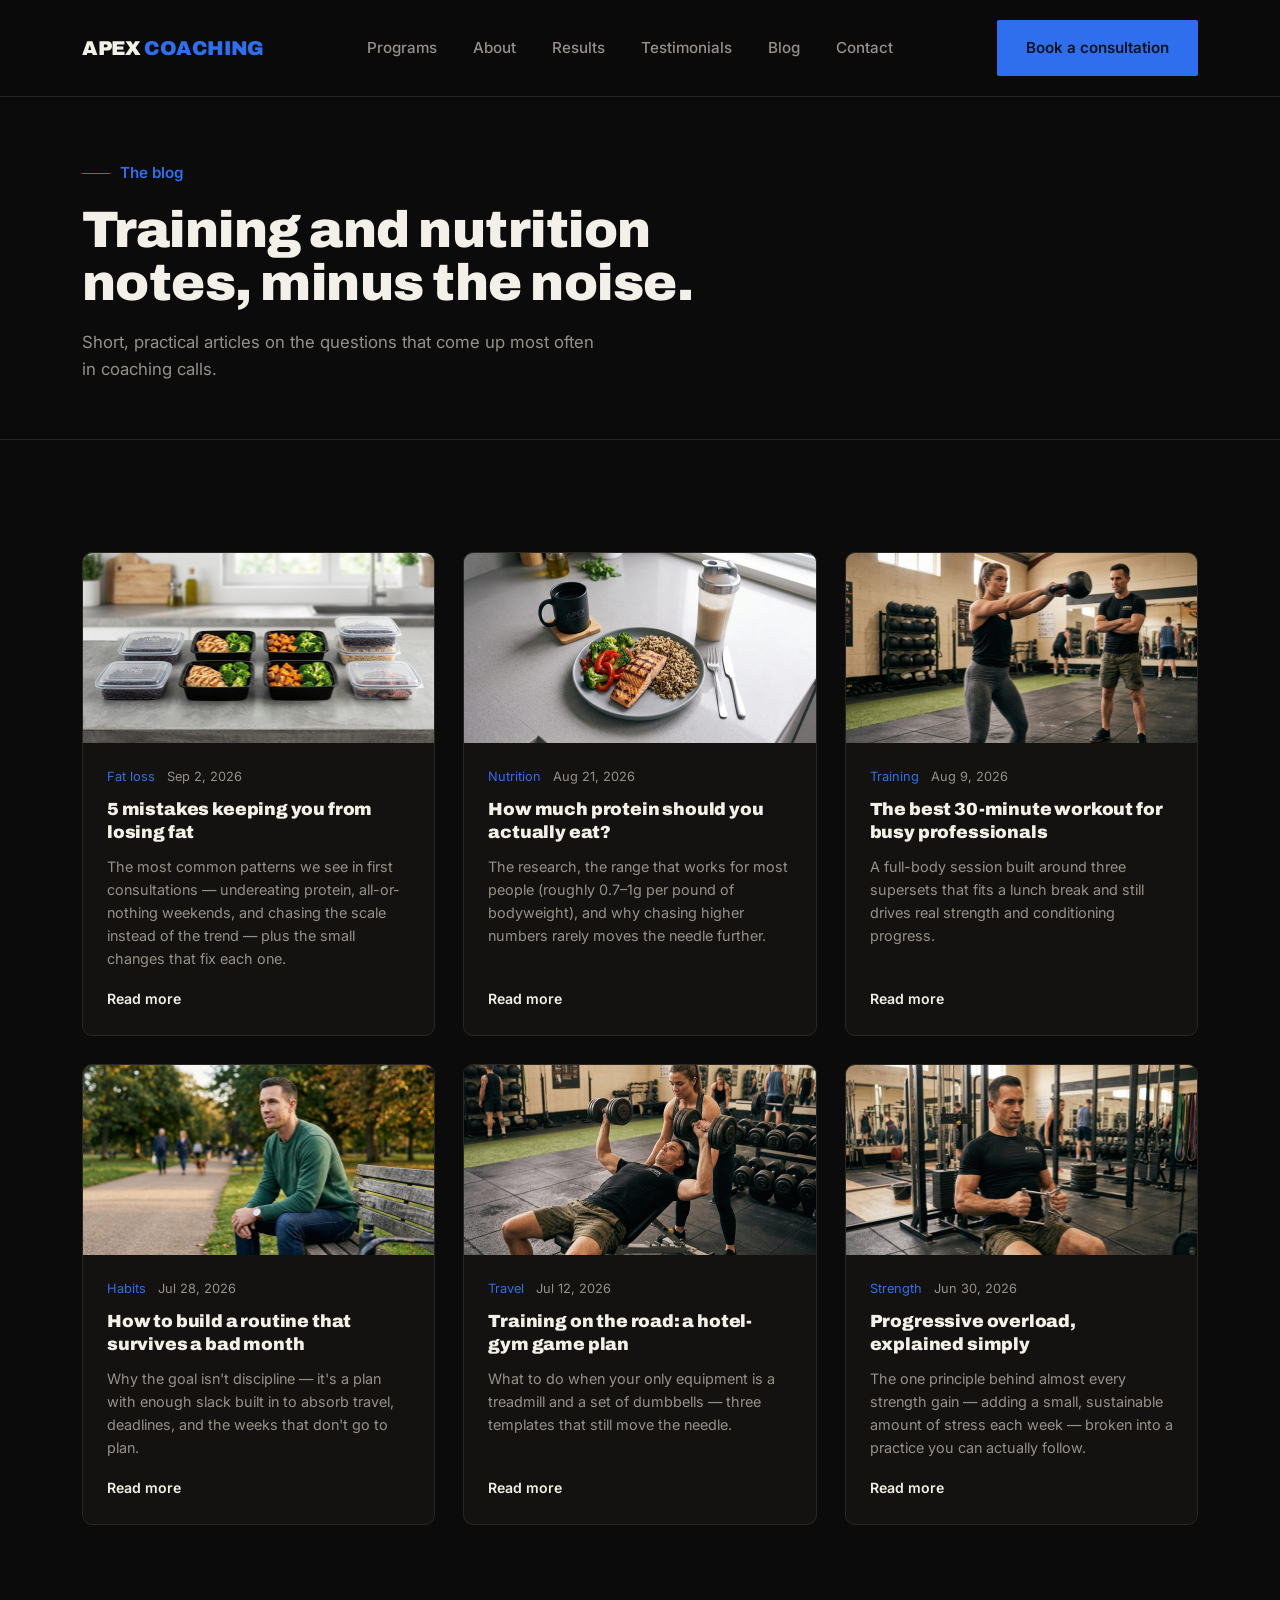
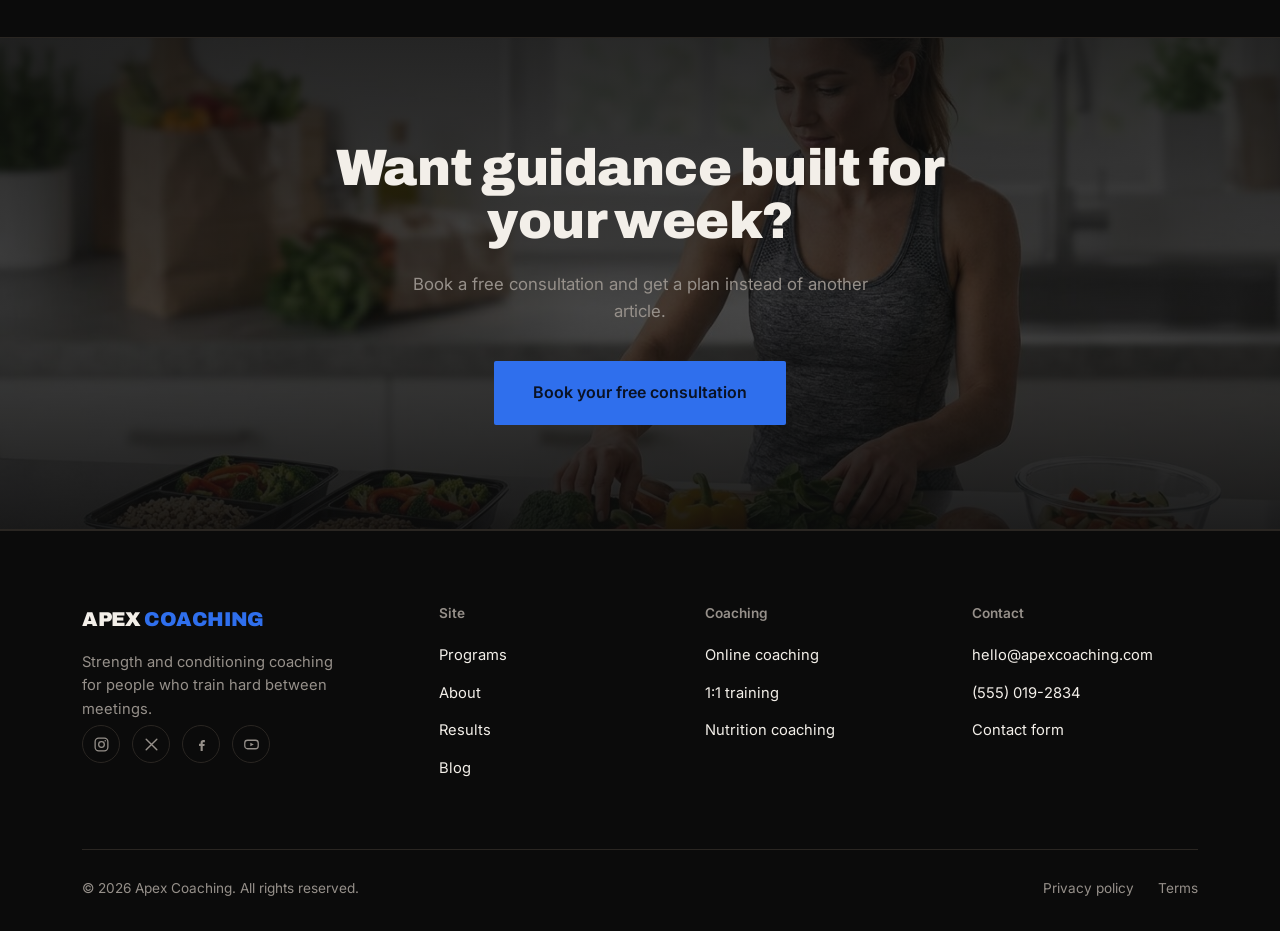
<file: blog.html>
<!DOCTYPE html>
<html lang="en">
<head>
<meta charset="UTF-8">
<meta name="viewport" content="width=device-width, initial-scale=1.0">
<title>Blog — Apex Coaching</title>
<meta name="description" content="Training and nutrition articles for busy professionals from coach Mark Nguyen.">
<link rel="preconnect" href="https://fonts.googleapis.com">
<link rel="preconnect" href="https://fonts.gstatic.com" crossorigin>
<link href="https://fonts.googleapis.com/css2?family=Archivo:wght@600;800;900&family=Inter:wght@400;500;600&display=swap" rel="stylesheet">
<link rel="stylesheet" href="css/style.css">
</head>
<body>

<header>
  <nav>
    <a href="index.html" class="logo">APEX <span>COACHING</span></a>
    <ul class="nav-links" id="navLinks">
      <li><a href="programs.html">Programs</a></li>
      <li><a href="about.html">About</a></li>
      <li><a href="results.html">Results</a></li>
      <li><a href="testimonials.html">Testimonials</a></li>
      <li><a href="blog.html">Blog</a></li>
      <li><a href="contact.html">Contact</a></li>
    </ul>
    <div class="nav-cta">
      <a href="booking.html" class="btn btn-primary">Book a consultation</a>
      <button class="menu-toggle" id="menuToggle" aria-label="Toggle menu" aria-expanded="false">
        <span></span><span></span><span></span>
      </button>
    </div>
  </nav>
</header>

<main>

  <section class="page-hero">
    <div class="wrap">
      <div class="hero-kicker">The blog</div>
      <h1>Training and nutrition notes, minus the noise.</h1>
      <p>Short, practical articles on the questions that come up most often in coaching calls.</p>
    </div>
  </section>

  <section class="section reveal">
    <div class="wrap">
      <div class="blog-grid">

        <article class="blog-card">
          <div class="blog-thumb"><img src="images/nutrition/mealprep-01.jpg" alt="Grilled chicken and vegetable meal prep containers" loading="lazy"></div>
          <div class="blog-body">
            <div class="blog-meta"><span class="blog-category">Fat loss</span><span>Sep 2, 2026</span></div>
            <h3>5 mistakes keeping you from losing fat</h3>
            <p>The most common patterns we see in first consultations — undereating protein, all-or-nothing weekends, and chasing the scale instead of the trend — plus the small changes that fix each one.</p>
            <a href="#" class="read-more">Read more</a>
          </div>
        </article>

        <article class="blog-card">
          <div class="blog-thumb"><img src="images/nutrition/mealprep-04.jpg" alt="Grilled salmon plate with rice and vegetables" loading="lazy"></div>
          <div class="blog-body">
            <div class="blog-meta"><span class="blog-category">Nutrition</span><span>Aug 21, 2026</span></div>
            <h3>How much protein should you actually eat?</h3>
            <p>The research, the range that works for most people (roughly 0.7–1g per pound of bodyweight), and why chasing higher numbers rarely moves the needle further.</p>
            <a href="#" class="read-more">Read more</a>
          </div>
        </article>

        <article class="blog-card">
          <div class="blog-thumb"><img src="images/workouts/coaching-04.jpg" alt="Trainer coaching a kettlebell swing" loading="lazy"></div>
          <div class="blog-body">
            <div class="blog-meta"><span class="blog-category">Training</span><span>Aug 9, 2026</span></div>
            <h3>The best 30-minute workout for busy professionals</h3>
            <p>A full-body session built around three supersets that fits a lunch break and still drives real strength and conditioning progress.</p>
            <a href="#" class="read-more">Read more</a>
          </div>
        </article>

        <article class="blog-card">
          <div class="blog-thumb"><img src="images/lifestyle/coach-lifestyle-01.jpg" alt="Person sitting on a park bench" loading="lazy"></div>
          <div class="blog-body">
            <div class="blog-meta"><span class="blog-category">Habits</span><span>Jul 28, 2026</span></div>
            <h3>How to build a routine that survives a bad month</h3>
            <p>Why the goal isn't discipline — it's a plan with enough slack built in to absorb travel, deadlines, and the weeks that don't go to plan.</p>
            <a href="#" class="read-more">Read more</a>
          </div>
        </article>

        <article class="blog-card">
          <div class="blog-thumb"><img src="images/workouts/coaching-05.jpg" alt="Trainer working with a client in a home gym" loading="lazy"></div>
          <div class="blog-body">
            <div class="blog-meta"><span class="blog-category">Travel</span><span>Jul 12, 2026</span></div>
            <h3>Training on the road: a hotel-gym game plan</h3>
            <p>What to do when your only equipment is a treadmill and a set of dumbbells — three templates that still move the needle.</p>
            <a href="#" class="read-more">Read more</a>
          </div>
        </article>

        <article class="blog-card">
          <div class="blog-thumb"><img src="images/workouts/coaching-06.jpg" alt="Trainer coaching a client through a strength exercise" loading="lazy"></div>
          <div class="blog-body">
            <div class="blog-meta"><span class="blog-category">Strength</span><span>Jun 30, 2026</span></div>
            <h3>Progressive overload, explained simply</h3>
            <p>The one principle behind almost every strength gain — adding a small, sustainable amount of stress each week — broken into a practice you can actually follow.</p>
            <a href="#" class="read-more">Read more</a>
          </div>
        </article>

      </div>
    </div>
  </section>

  <section class="final-cta has-photo reveal">
    <div class="cta-photo">
      <img src="images/nutrition/mealprep-05.jpg" alt="Meal prep containers with chicken, quinoa, and vegetables" loading="lazy">
    </div>
    <div class="wrap">
      <h2>Want guidance built for your week?</h2>
      <p>Book a free consultation and get a plan instead of another article.</p>
      <a href="booking.html" class="btn btn-primary">Book your free consultation</a>
    </div>
  </section>

</main>

<footer>
  <div class="wrap">
    <div class="footer-grid">
      <div class="footer-brand">
        <div class="logo">APEX <span>COACHING</span></div>
        <p>Strength and conditioning coaching for people who train hard between meetings.</p>
        <div class="social-row">
          <a href="#" class="social-icon" aria-label="Apex Coaching on Instagram">
            <svg viewBox="0 0 24 24" fill="none" stroke="currentColor" stroke-width="1.8"><rect x="3" y="3" width="18" height="18" rx="5"/><circle cx="12" cy="12" r="4"/><circle cx="17.3" cy="6.7" r="1.1" fill="currentColor" stroke="none"/></svg>
          </a>
          <a href="#" class="social-icon" aria-label="Apex Coaching on X">
            <svg viewBox="0 0 24 24" fill="none" stroke="currentColor" stroke-width="2" stroke-linecap="round"><path d="M4.5 4.5l15 15M19.5 4.5l-15 15"/></svg>
          </a>
          <a href="#" class="social-icon" aria-label="Apex Coaching on Facebook">
            <svg viewBox="0 0 24 24" fill="currentColor"><path d="M14.5 8.75h2.25V5.5h-2.25c-2.35 0-3.75 1.42-3.75 3.75v1.75H8.5v3h2.25V21h3v-6.75h2.35l.4-3h-2.75V9.5c0-.5.2-.75.75-.75Z"/></svg>
          </a>
          <a href="#" class="social-icon" aria-label="Apex Coaching on YouTube">
            <svg viewBox="0 0 24 24" fill="none" stroke="currentColor" stroke-width="1.8"><rect x="2.5" y="6" width="19" height="12" rx="4"/><path d="M10.3 9.6l5 2.4-5 2.4z" fill="currentColor" stroke="none"/></svg>
          </a>
        </div>
      </div>
      <div class="footer-col">
        <h4>Site</h4>
        <ul>
          <li><a href="programs.html">Programs</a></li>
          <li><a href="about.html">About</a></li>
          <li><a href="results.html">Results</a></li>
          <li><a href="blog.html">Blog</a></li>
        </ul>
      </div>
      <div class="footer-col">
        <h4>Coaching</h4>
        <ul>
          <li><a href="programs.html">Online coaching</a></li>
          <li><a href="programs.html">1:1 training</a></li>
          <li><a href="programs.html">Nutrition coaching</a></li>
        </ul>
      </div>
      <div class="footer-col">
        <h4>Contact</h4>
        <ul>
          <li><a href="mailto:hello@apexcoaching.com">hello@apexcoaching.com</a></li>
          <li><a href="tel:+15550192834">(555) 019-2834</a></li>
          <li><a href="contact.html">Contact form</a></li>
        </ul>
      </div>
    </div>
    <div class="footer-bottom">
      <span>© 2026 Apex Coaching. All rights reserved.</span>
      <div class="footer-legal">
        <a href="#">Privacy policy</a>
        <a href="#">Terms</a>
      </div>
    </div>
  </div>
</footer>

<script src="js/main.js"></script>
</body>
</html>
</file>
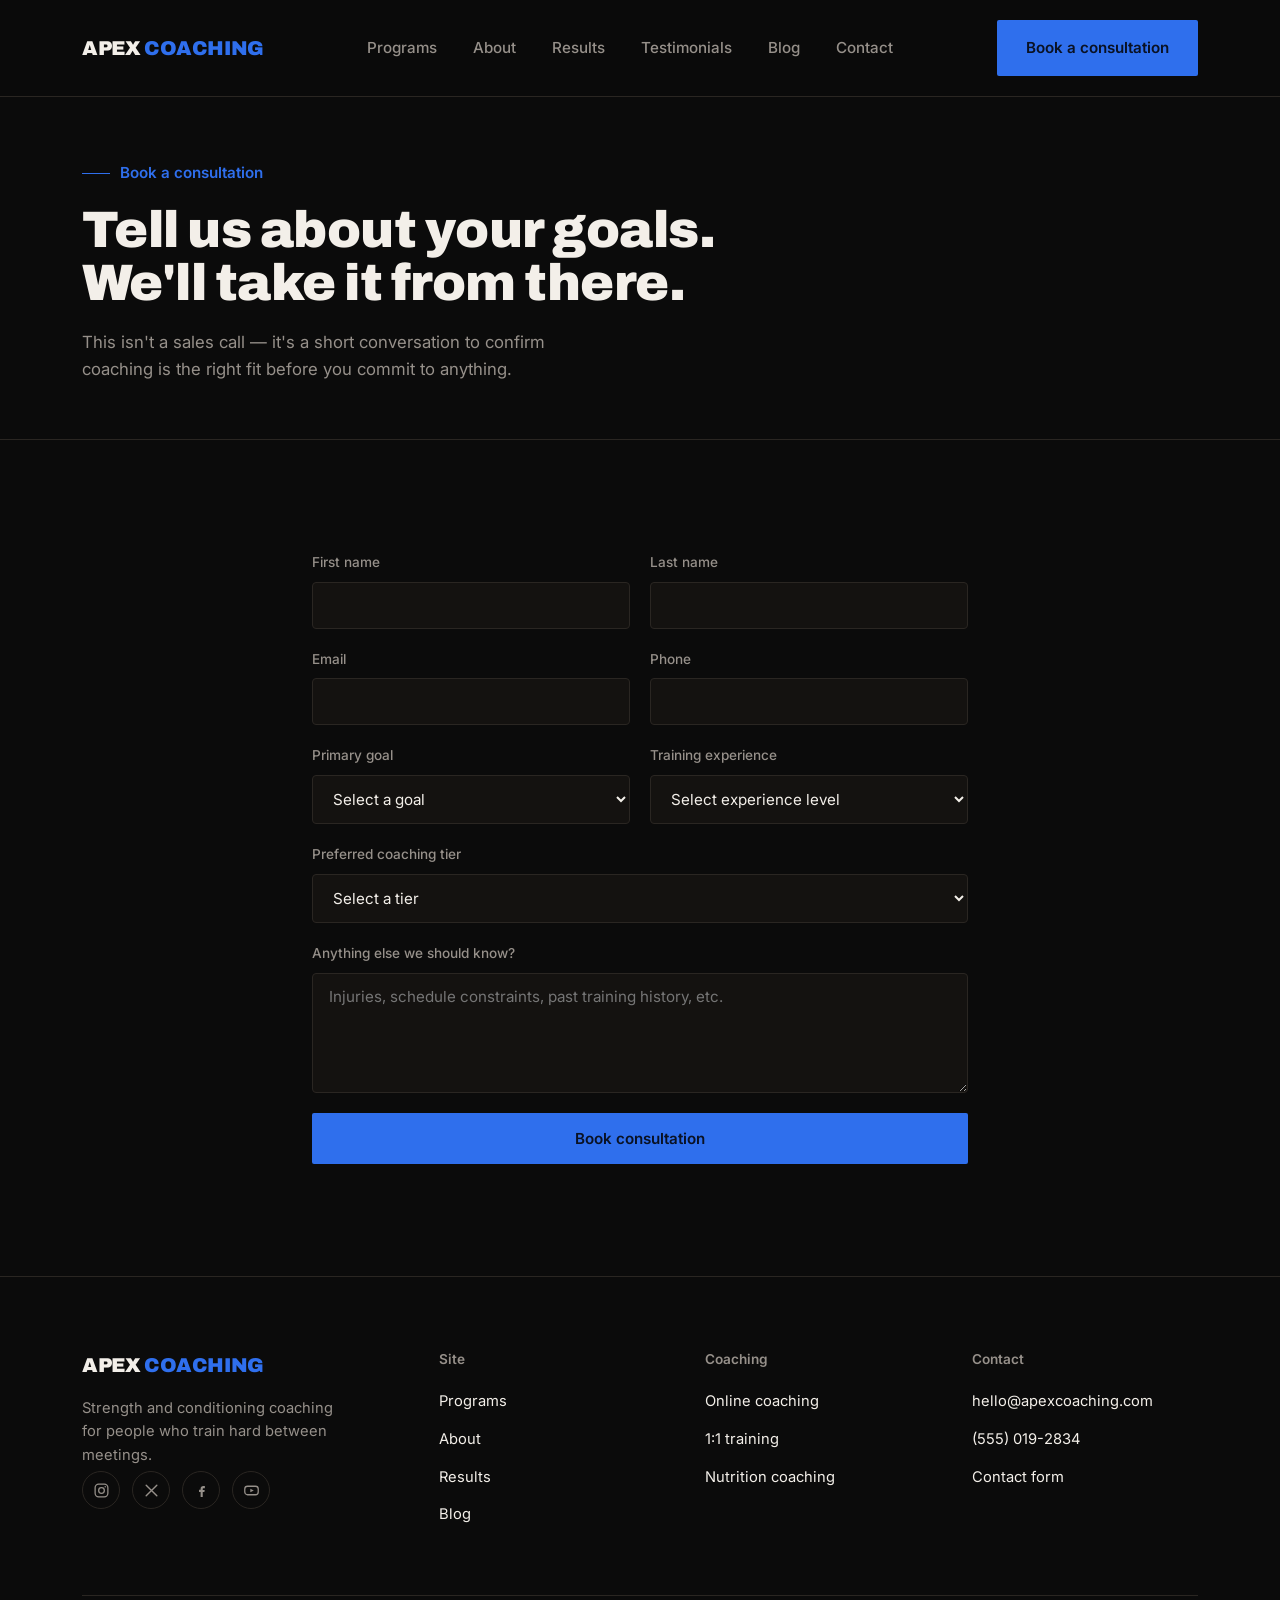
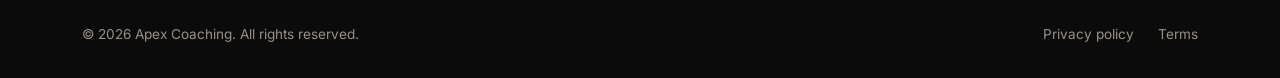
<file: booking.html>
<!DOCTYPE html>
<html lang="en">
<head>
<meta charset="UTF-8">
<meta name="viewport" content="width=device-width, initial-scale=1.0">
<title>Book a Consultation — Apex Coaching</title>
<meta name="description" content="Book a free consultation to get started with strength and conditioning coaching.">
<link rel="preconnect" href="https://fonts.googleapis.com">
<link rel="preconnect" href="https://fonts.gstatic.com" crossorigin>
<link href="https://fonts.googleapis.com/css2?family=Archivo:wght@600;800;900&family=Inter:wght@400;500;600&display=swap" rel="stylesheet">
<link rel="stylesheet" href="css/style.css">
</head>
<body>

<header>
  <nav>
    <a href="index.html" class="logo">APEX <span>COACHING</span></a>
    <ul class="nav-links" id="navLinks">
      <li><a href="programs.html">Programs</a></li>
      <li><a href="about.html">About</a></li>
      <li><a href="results.html">Results</a></li>
      <li><a href="testimonials.html">Testimonials</a></li>
      <li><a href="blog.html">Blog</a></li>
      <li><a href="contact.html">Contact</a></li>
    </ul>
    <div class="nav-cta">
      <a href="booking.html" class="btn btn-primary">Book a consultation</a>
      <button class="menu-toggle" id="menuToggle" aria-label="Toggle menu" aria-expanded="false">
        <span></span><span></span><span></span>
      </button>
    </div>
  </nav>
</header>

<main>

  <section class="page-hero">
    <div class="wrap">
      <div class="hero-kicker">Book a consultation</div>
      <h1>Tell us about your goals. We'll take it from there.</h1>
      <p>This isn't a sales call — it's a short conversation to confirm coaching is the right fit before you commit to anything.</p>
    </div>
  </section>

  <section class="section reveal">
    <div class="wrap" style="max-width:720px;">
      <form data-validate novalidate>
        <div class="form-fields">
          <div class="form-grid">
            <div class="form-field">
              <label for="b-first">First name</label>
              <input type="text" id="b-first" name="firstName" required>
              <span class="field-error">Please enter your first name.</span>
            </div>
            <div class="form-field">
              <label for="b-last">Last name</label>
              <input type="text" id="b-last" name="lastName" required>
              <span class="field-error">Please enter your last name.</span>
            </div>
          </div>
          <div class="form-grid">
            <div class="form-field">
              <label for="b-email">Email</label>
              <input type="email" id="b-email" name="email" required>
              <span class="field-error">Please enter a valid email.</span>
            </div>
            <div class="form-field">
              <label for="b-phone">Phone</label>
              <input type="tel" id="b-phone" name="phone" required>
              <span class="field-error">Please enter a phone number.</span>
            </div>
          </div>
          <div class="form-grid">
            <div class="form-field">
              <label for="b-goal">Primary goal</label>
              <select id="b-goal" name="goal" required>
                <option value="">Select a goal</option>
                <option>Lose fat</option>
                <option>Build muscle</option>
                <option>Improve performance</option>
                <option>Build sustainable habits</option>
              </select>
              <span class="field-error">Please select a goal.</span>
            </div>
            <div class="form-field">
              <label for="b-experience">Training experience</label>
              <select id="b-experience" name="experience" required>
                <option value="">Select experience level</option>
                <option>Beginner</option>
                <option>Intermediate</option>
                <option>Advanced</option>
              </select>
              <span class="field-error">Please select your experience level.</span>
            </div>
          </div>
          <div class="form-field">
            <label for="b-coaching">Preferred coaching tier</label>
            <select id="b-coaching" name="coaching" required>
              <option value="">Select a tier</option>
              <option>Starter — $99/month</option>
              <option>Transformation — $199/month</option>
              <option>Elite 1:1 — $399/month</option>
              <option>Not sure yet</option>
            </select>
            <span class="field-error">Please select a coaching tier.</span>
          </div>
          <div class="form-field">
            <label for="b-message">Anything else we should know?</label>
            <textarea id="b-message" name="message" placeholder="Injuries, schedule constraints, past training history, etc."></textarea>
          </div>
          <button type="submit" class="btn btn-primary" style="width:100%; justify-content:center;">Book consultation</button>
        </div>
      </form>
      <div class="form-success">
        <strong>Thanks! Your consultation request has been received.</strong>
        <p>We'll reach out within one business day to schedule your call.</p>
      </div>
    </div>
  </section>

</main>

<footer>
  <div class="wrap">
    <div class="footer-grid">
      <div class="footer-brand">
        <div class="logo">APEX <span>COACHING</span></div>
        <p>Strength and conditioning coaching for people who train hard between meetings.</p>
        <div class="social-row">
          <a href="#" class="social-icon" aria-label="Apex Coaching on Instagram">
            <svg viewBox="0 0 24 24" fill="none" stroke="currentColor" stroke-width="1.8"><rect x="3" y="3" width="18" height="18" rx="5"/><circle cx="12" cy="12" r="4"/><circle cx="17.3" cy="6.7" r="1.1" fill="currentColor" stroke="none"/></svg>
          </a>
          <a href="#" class="social-icon" aria-label="Apex Coaching on X">
            <svg viewBox="0 0 24 24" fill="none" stroke="currentColor" stroke-width="2" stroke-linecap="round"><path d="M4.5 4.5l15 15M19.5 4.5l-15 15"/></svg>
          </a>
          <a href="#" class="social-icon" aria-label="Apex Coaching on Facebook">
            <svg viewBox="0 0 24 24" fill="currentColor"><path d="M14.5 8.75h2.25V5.5h-2.25c-2.35 0-3.75 1.42-3.75 3.75v1.75H8.5v3h2.25V21h3v-6.75h2.35l.4-3h-2.75V9.5c0-.5.2-.75.75-.75Z"/></svg>
          </a>
          <a href="#" class="social-icon" aria-label="Apex Coaching on YouTube">
            <svg viewBox="0 0 24 24" fill="none" stroke="currentColor" stroke-width="1.8"><rect x="2.5" y="6" width="19" height="12" rx="4"/><path d="M10.3 9.6l5 2.4-5 2.4z" fill="currentColor" stroke="none"/></svg>
          </a>
        </div>
      </div>
      <div class="footer-col">
        <h4>Site</h4>
        <ul>
          <li><a href="programs.html">Programs</a></li>
          <li><a href="about.html">About</a></li>
          <li><a href="results.html">Results</a></li>
          <li><a href="blog.html">Blog</a></li>
        </ul>
      </div>
      <div class="footer-col">
        <h4>Coaching</h4>
        <ul>
          <li><a href="programs.html">Online coaching</a></li>
          <li><a href="programs.html">1:1 training</a></li>
          <li><a href="programs.html">Nutrition coaching</a></li>
        </ul>
      </div>
      <div class="footer-col">
        <h4>Contact</h4>
        <ul>
          <li><a href="mailto:hello@apexcoaching.com">hello@apexcoaching.com</a></li>
          <li><a href="tel:+15550192834">(555) 019-2834</a></li>
          <li><a href="contact.html">Contact form</a></li>
        </ul>
      </div>
    </div>
    <div class="footer-bottom">
      <span>© 2026 Apex Coaching. All rights reserved.</span>
      <div class="footer-legal">
        <a href="#">Privacy policy</a>
        <a href="#">Terms</a>
      </div>
    </div>
  </div>
</footer>

<script src="js/main.js"></script>
</body>
</html>
</file>
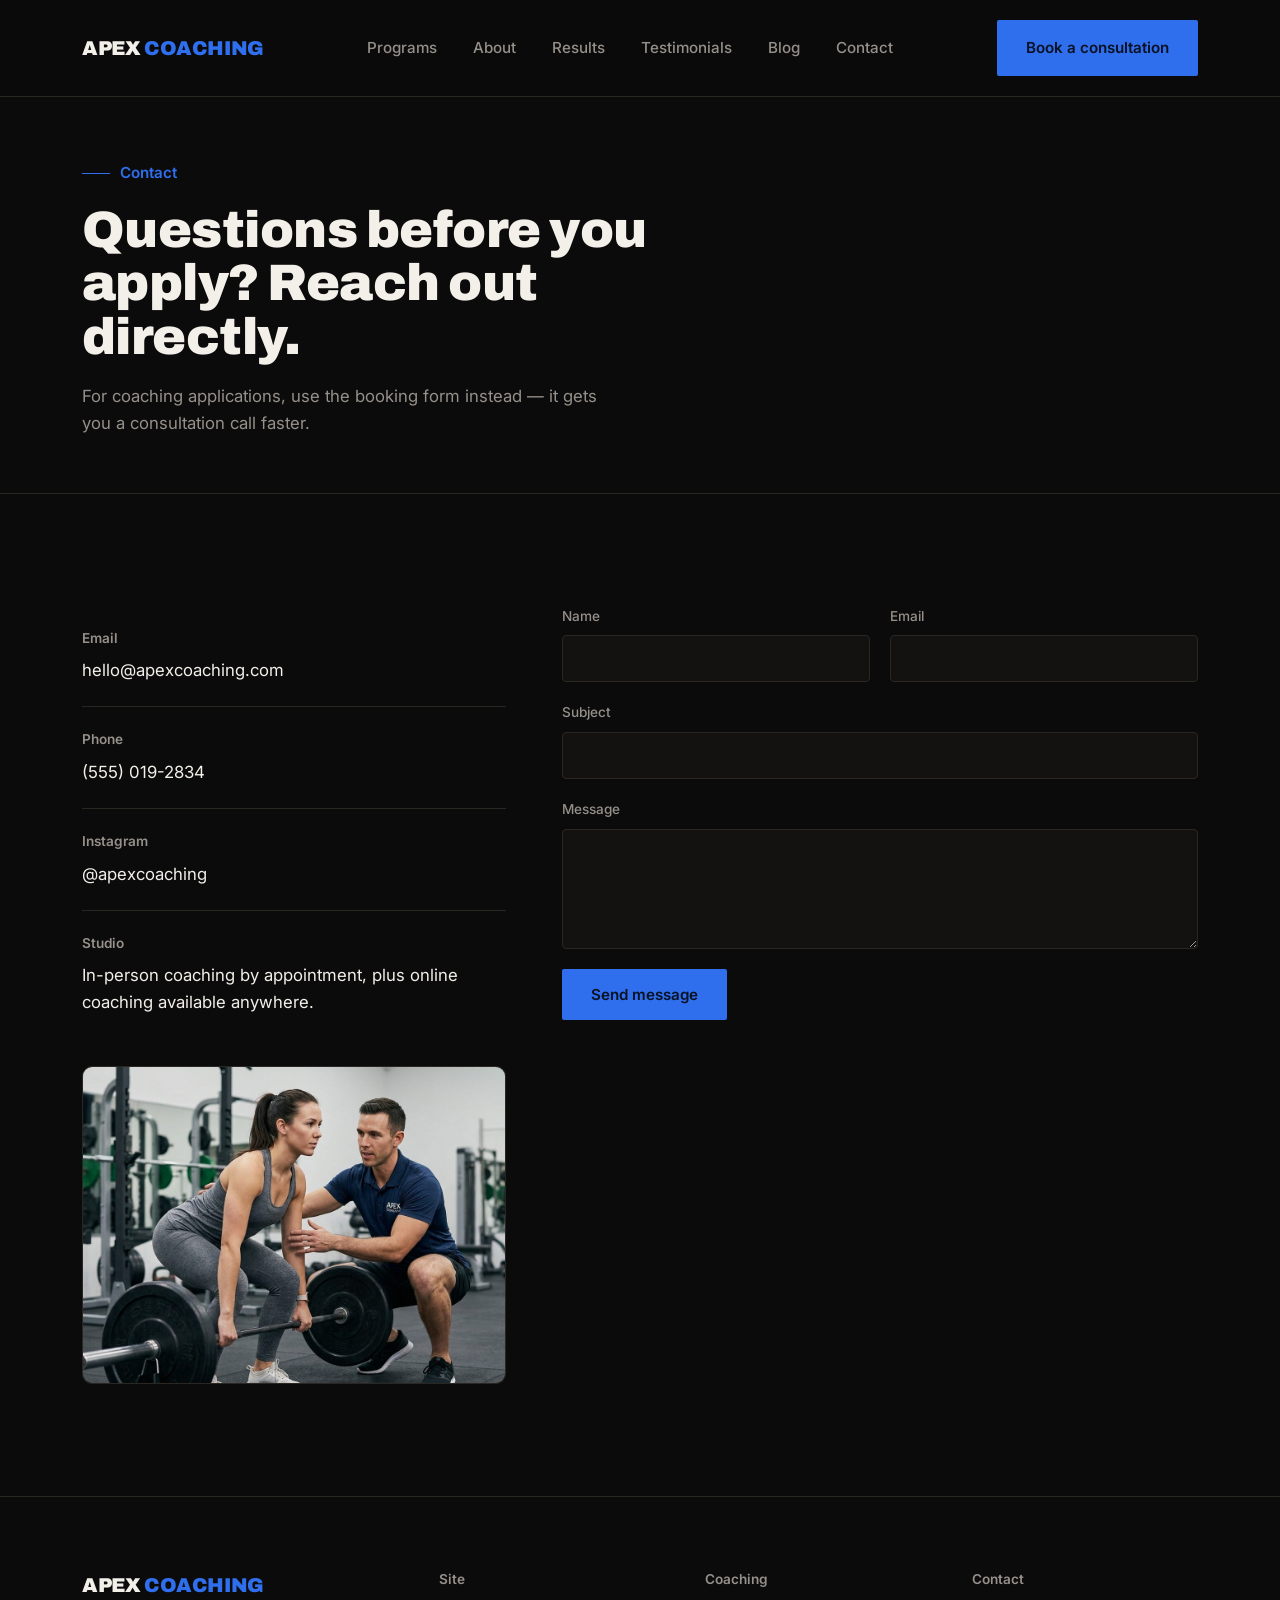
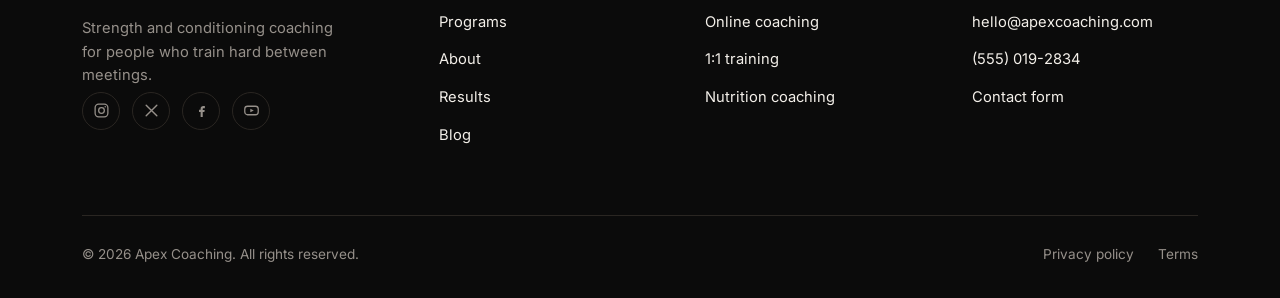
<file: contact.html>
<!DOCTYPE html>
<html lang="en">
<head>
<meta charset="UTF-8">
<meta name="viewport" content="width=device-width, initial-scale=1.0">
<title>Contact — Apex Coaching</title>
<meta name="description" content="Get in touch with Apex Coaching for questions about programs, pricing, or getting started.">
<link rel="preconnect" href="https://fonts.googleapis.com">
<link rel="preconnect" href="https://fonts.gstatic.com" crossorigin>
<link href="https://fonts.googleapis.com/css2?family=Archivo:wght@600;800;900&family=Inter:wght@400;500;600&display=swap" rel="stylesheet">
<link rel="stylesheet" href="css/style.css">
</head>
<body>

<header>
  <nav>
    <a href="index.html" class="logo">APEX <span>COACHING</span></a>
    <ul class="nav-links" id="navLinks">
      <li><a href="programs.html">Programs</a></li>
      <li><a href="about.html">About</a></li>
      <li><a href="results.html">Results</a></li>
      <li><a href="testimonials.html">Testimonials</a></li>
      <li><a href="blog.html">Blog</a></li>
      <li><a href="contact.html">Contact</a></li>
    </ul>
    <div class="nav-cta">
      <a href="booking.html" class="btn btn-primary">Book a consultation</a>
      <button class="menu-toggle" id="menuToggle" aria-label="Toggle menu" aria-expanded="false">
        <span></span><span></span><span></span>
      </button>
    </div>
  </nav>
</header>

<main>

  <section class="page-hero">
    <div class="wrap">
      <div class="hero-kicker">Contact</div>
      <h1>Questions before you apply? Reach out directly.</h1>
      <p>For coaching applications, use the booking form instead — it gets you a consultation call faster.</p>
    </div>
  </section>

  <section class="section reveal">
    <div class="wrap contact-layout">
      <div>
        <div class="contact-info-item">
          <h4>Email</h4>
          <a href="mailto:hello@apexcoaching.com">hello@apexcoaching.com</a>
        </div>
        <div class="contact-info-item">
          <h4>Phone</h4>
          <span>(555) 019-2834</span>
        </div>
        <div class="contact-info-item">
          <h4>Instagram</h4>
          <a href="#">@apexcoaching</a>
        </div>
        <div class="contact-info-item">
          <h4>Studio</h4>
          <span>In-person coaching by appointment, plus online coaching available anywhere.</span>
        </div>
        <div class="feature-photo" style="margin-top:28px; aspect-ratio:4/3;">
          <img src="images/workouts/coaching-01.jpg" alt="Apex Coaching training studio" loading="lazy">
        </div>
      </div>

      <div>
        <form data-validate novalidate>
          <div class="form-fields">
            <div class="form-grid">
              <div class="form-field">
                <label for="c-name">Name</label>
                <input type="text" id="c-name" name="name" required>
                <span class="field-error">Please enter your name.</span>
              </div>
              <div class="form-field">
                <label for="c-email">Email</label>
                <input type="email" id="c-email" name="email" required>
                <span class="field-error">Please enter a valid email.</span>
              </div>
            </div>
            <div class="form-field">
              <label for="c-subject">Subject</label>
              <input type="text" id="c-subject" name="subject" required>
              <span class="field-error">Please enter a subject.</span>
            </div>
            <div class="form-field">
              <label for="c-message">Message</label>
              <textarea id="c-message" name="message" required></textarea>
              <span class="field-error">Please enter a message.</span>
            </div>
            <button type="submit" class="btn btn-primary">Send message</button>
          </div>
        </form>
        <div class="form-success">
          <strong>Message sent.</strong>
          <p>Thanks for reaching out — we'll get back to you within one business day.</p>
        </div>
      </div>
    </div>
  </section>

</main>

<footer>
  <div class="wrap">
    <div class="footer-grid">
      <div class="footer-brand">
        <div class="logo">APEX <span>COACHING</span></div>
        <p>Strength and conditioning coaching for people who train hard between meetings.</p>
        <div class="social-row">
          <a href="#" class="social-icon" aria-label="Apex Coaching on Instagram">
            <svg viewBox="0 0 24 24" fill="none" stroke="currentColor" stroke-width="1.8"><rect x="3" y="3" width="18" height="18" rx="5"/><circle cx="12" cy="12" r="4"/><circle cx="17.3" cy="6.7" r="1.1" fill="currentColor" stroke="none"/></svg>
          </a>
          <a href="#" class="social-icon" aria-label="Apex Coaching on X">
            <svg viewBox="0 0 24 24" fill="none" stroke="currentColor" stroke-width="2" stroke-linecap="round"><path d="M4.5 4.5l15 15M19.5 4.5l-15 15"/></svg>
          </a>
          <a href="#" class="social-icon" aria-label="Apex Coaching on Facebook">
            <svg viewBox="0 0 24 24" fill="currentColor"><path d="M14.5 8.75h2.25V5.5h-2.25c-2.35 0-3.75 1.42-3.75 3.75v1.75H8.5v3h2.25V21h3v-6.75h2.35l.4-3h-2.75V9.5c0-.5.2-.75.75-.75Z"/></svg>
          </a>
          <a href="#" class="social-icon" aria-label="Apex Coaching on YouTube">
            <svg viewBox="0 0 24 24" fill="none" stroke="currentColor" stroke-width="1.8"><rect x="2.5" y="6" width="19" height="12" rx="4"/><path d="M10.3 9.6l5 2.4-5 2.4z" fill="currentColor" stroke="none"/></svg>
          </a>
        </div>
      </div>
      <div class="footer-col">
        <h4>Site</h4>
        <ul>
          <li><a href="programs.html">Programs</a></li>
          <li><a href="about.html">About</a></li>
          <li><a href="results.html">Results</a></li>
          <li><a href="blog.html">Blog</a></li>
        </ul>
      </div>
      <div class="footer-col">
        <h4>Coaching</h4>
        <ul>
          <li><a href="programs.html">Online coaching</a></li>
          <li><a href="programs.html">1:1 training</a></li>
          <li><a href="programs.html">Nutrition coaching</a></li>
        </ul>
      </div>
      <div class="footer-col">
        <h4>Contact</h4>
        <ul>
          <li><a href="mailto:hello@apexcoaching.com">hello@apexcoaching.com</a></li>
          <li><a href="tel:+15550192834">(555) 019-2834</a></li>
          <li><a href="contact.html">Contact form</a></li>
        </ul>
      </div>
    </div>
    <div class="footer-bottom">
      <span>© 2026 Apex Coaching. All rights reserved.</span>
      <div class="footer-legal">
        <a href="#">Privacy policy</a>
        <a href="#">Terms</a>
      </div>
    </div>
  </div>
</footer>

<script src="js/main.js"></script>
</body>
</html>
</file>
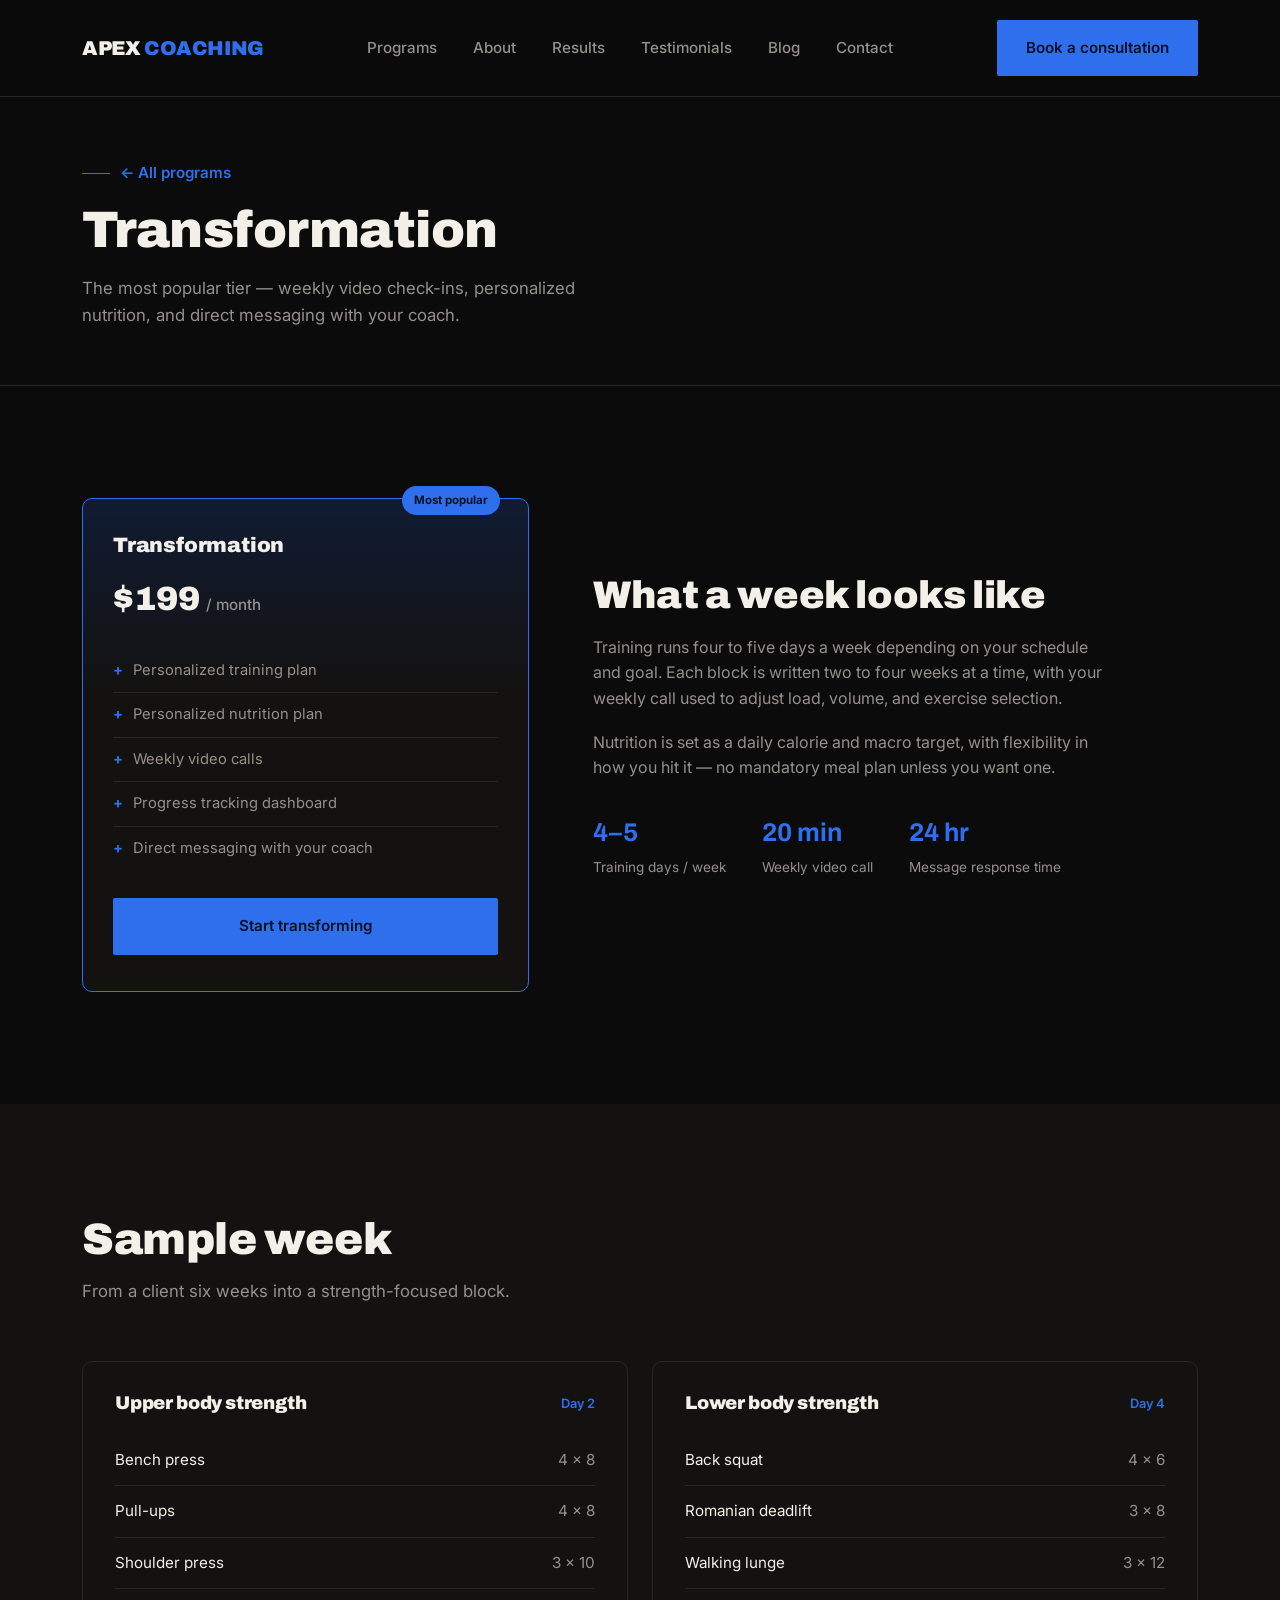
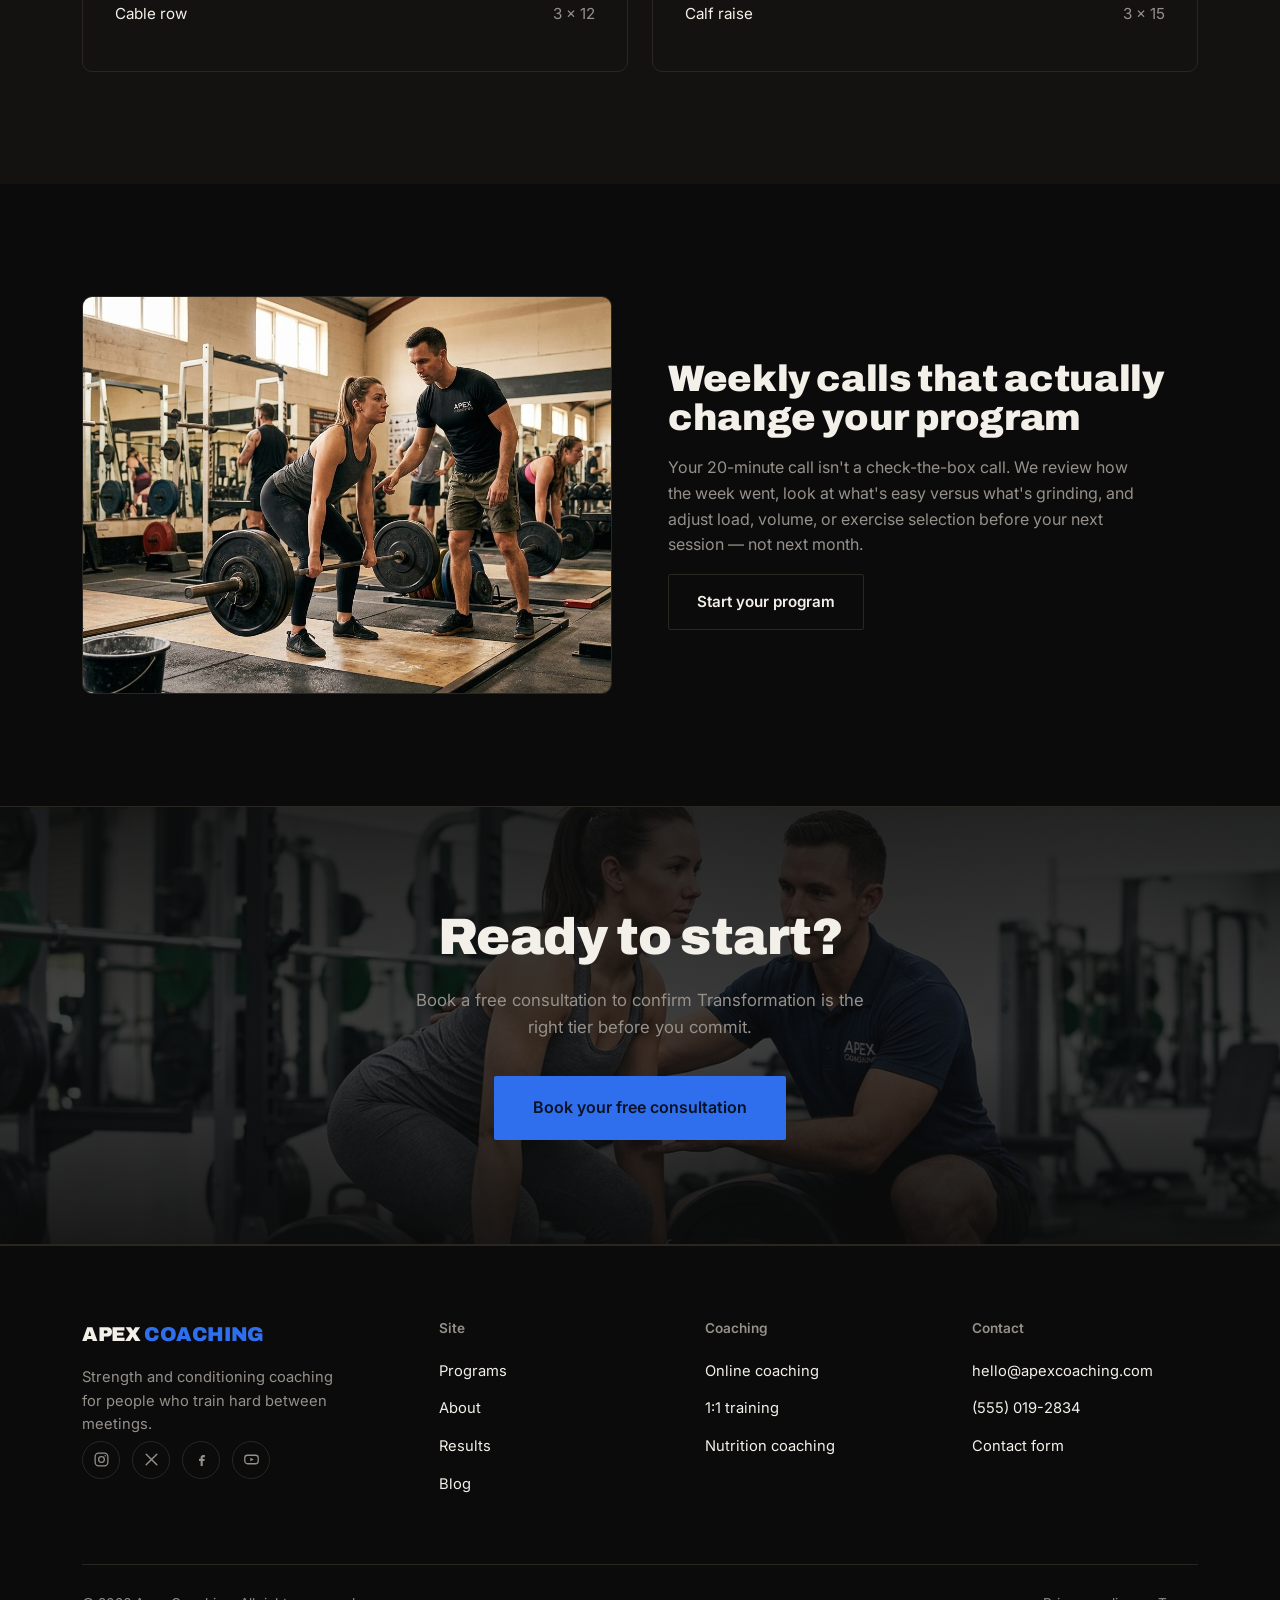
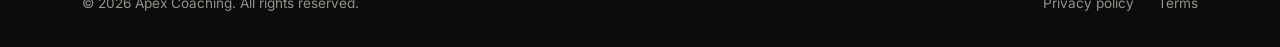
<file: program-details.html>
<!DOCTYPE html>
<html lang="en">
<head>
<meta charset="UTF-8">
<meta name="viewport" content="width=device-width, initial-scale=1.0">
<title>Transformation Program — Apex Coaching</title>
<meta name="description" content="A detailed look at the Transformation coaching program: what's included, weekly structure, and who it's built for.">
<link rel="preconnect" href="https://fonts.googleapis.com">
<link rel="preconnect" href="https://fonts.gstatic.com" crossorigin>
<link href="https://fonts.googleapis.com/css2?family=Archivo:wght@600;800;900&family=Inter:wght@400;500;600&display=swap" rel="stylesheet">
<link rel="stylesheet" href="css/style.css">
</head>
<body>

<header>
  <nav>
    <a href="index.html" class="logo">APEX <span>COACHING</span></a>
    <ul class="nav-links" id="navLinks">
      <li><a href="programs.html">Programs</a></li>
      <li><a href="about.html">About</a></li>
      <li><a href="results.html">Results</a></li>
      <li><a href="testimonials.html">Testimonials</a></li>
      <li><a href="blog.html">Blog</a></li>
      <li><a href="contact.html">Contact</a></li>
    </ul>
    <div class="nav-cta">
      <a href="booking.html" class="btn btn-primary">Book a consultation</a>
      <button class="menu-toggle" id="menuToggle" aria-label="Toggle menu" aria-expanded="false">
        <span></span><span></span><span></span>
      </button>
    </div>
  </nav>
</header>

<main>

  <section class="page-hero">
    <div class="wrap">
      <div class="hero-kicker"><a href="programs.html" style="color:var(--accent);">← All programs</a></div>
      <h1>Transformation</h1>
      <p>The most popular tier — weekly video check-ins, personalized nutrition, and direct messaging with your coach.</p>
    </div>
  </section>

  <section class="section reveal">
    <div class="wrap coach-grid">
      <div>
        <div class="plan featured" style="margin-bottom:0;">
          <span class="plan-tag">Most popular</span>
          <h3>Transformation</h3>
          <div class="plan-price">$199 <span>/ month</span></div>
          <ul class="plan-features">
            <li>Personalized training plan</li>
            <li>Personalized nutrition plan</li>
            <li>Weekly video calls</li>
            <li>Progress tracking dashboard</li>
            <li>Direct messaging with your coach</li>
          </ul>
          <a href="booking.html" class="btn btn-primary">Start transforming</a>
        </div>
      </div>
      <div class="coach-copy">
        <h2>What a week looks like</h2>
        <p>Training runs four to five days a week depending on your schedule and goal. Each block is written two to four weeks at a time, with your weekly call used to adjust load, volume, and exercise selection.</p>
        <p>Nutrition is set as a daily calorie and macro target, with flexibility in how you hit it — no mandatory meal plan unless you want one.</p>
        <div class="coach-facts">
          <div class="coach-fact"><strong>4–5</strong><span>Training days / week</span></div>
          <div class="coach-fact"><strong>20 min</strong><span>Weekly video call</span></div>
          <div class="coach-fact"><strong>24 hr</strong><span>Message response time</span></div>
        </div>
      </div>
    </div>
  </section>

  <section class="section section-alt reveal">
    <div class="wrap">
      <div class="section-head">
        <h2>Sample week</h2>
        <p>From a client six weeks into a strength-focused block.</p>
      </div>
      <div class="preview-grid">
        <div class="preview-card">
          <h3>Upper body strength <span>Day 2</span></h3>
          <div class="workout-row"><span>Bench press</span><span>4 × 8</span></div>
          <div class="workout-row"><span>Pull-ups</span><span>4 × 8</span></div>
          <div class="workout-row"><span>Shoulder press</span><span>3 × 10</span></div>
          <div class="workout-row"><span>Cable row</span><span>3 × 12</span></div>
        </div>
        <div class="preview-card">
          <h3>Lower body strength <span>Day 4</span></h3>
          <div class="workout-row"><span>Back squat</span><span>4 × 6</span></div>
          <div class="workout-row"><span>Romanian deadlift</span><span>3 × 8</span></div>
          <div class="workout-row"><span>Walking lunge</span><span>3 × 12</span></div>
          <div class="workout-row"><span>Calf raise</span><span>3 × 15</span></div>
        </div>
      </div>
    </div>
  </section>

  <!-- COACHING IN ACTION -->
  <section class="section reveal">
    <div class="wrap feature-photo-grid">
      <div class="feature-photo">
        <img src="images/workouts/coaching-02.jpg" alt="Apex Coaching trainer guiding a client through a barbell lift" loading="lazy">
      </div>
      <div class="feature-copy">
        <h2>Weekly calls that actually change your program</h2>
        <p>Your 20-minute call isn't a check-the-box call. We review how the week went, look at what's easy versus what's grinding, and adjust load, volume, or exercise selection before your next session — not next month.</p>
        <a href="booking.html" class="btn btn-ghost">Start your program</a>
      </div>
    </div>
  </section>

  <section class="final-cta has-photo reveal">
    <div class="cta-photo">
      <img src="images/workouts/coaching-01.jpg" alt="Apex Coaching trainer working with a client on technique" loading="lazy">
    </div>
    <div class="wrap">
      <h2>Ready to start?</h2>
      <p>Book a free consultation to confirm Transformation is the right tier before you commit.</p>
      <a href="booking.html" class="btn btn-primary">Book your free consultation</a>
    </div>
  </section>

</main>

<footer>
  <div class="wrap">
    <div class="footer-grid">
      <div class="footer-brand">
        <div class="logo">APEX <span>COACHING</span></div>
        <p>Strength and conditioning coaching for people who train hard between meetings.</p>
        <div class="social-row">
          <a href="#" class="social-icon" aria-label="Apex Coaching on Instagram">
            <svg viewBox="0 0 24 24" fill="none" stroke="currentColor" stroke-width="1.8"><rect x="3" y="3" width="18" height="18" rx="5"/><circle cx="12" cy="12" r="4"/><circle cx="17.3" cy="6.7" r="1.1" fill="currentColor" stroke="none"/></svg>
          </a>
          <a href="#" class="social-icon" aria-label="Apex Coaching on X">
            <svg viewBox="0 0 24 24" fill="none" stroke="currentColor" stroke-width="2" stroke-linecap="round"><path d="M4.5 4.5l15 15M19.5 4.5l-15 15"/></svg>
          </a>
          <a href="#" class="social-icon" aria-label="Apex Coaching on Facebook">
            <svg viewBox="0 0 24 24" fill="currentColor"><path d="M14.5 8.75h2.25V5.5h-2.25c-2.35 0-3.75 1.42-3.75 3.75v1.75H8.5v3h2.25V21h3v-6.75h2.35l.4-3h-2.75V9.5c0-.5.2-.75.75-.75Z"/></svg>
          </a>
          <a href="#" class="social-icon" aria-label="Apex Coaching on YouTube">
            <svg viewBox="0 0 24 24" fill="none" stroke="currentColor" stroke-width="1.8"><rect x="2.5" y="6" width="19" height="12" rx="4"/><path d="M10.3 9.6l5 2.4-5 2.4z" fill="currentColor" stroke="none"/></svg>
          </a>
        </div>
      </div>
      <div class="footer-col">
        <h4>Site</h4>
        <ul>
          <li><a href="programs.html">Programs</a></li>
          <li><a href="about.html">About</a></li>
          <li><a href="results.html">Results</a></li>
          <li><a href="blog.html">Blog</a></li>
        </ul>
      </div>
      <div class="footer-col">
        <h4>Coaching</h4>
        <ul>
          <li><a href="programs.html">Online coaching</a></li>
          <li><a href="programs.html">1:1 training</a></li>
          <li><a href="programs.html">Nutrition coaching</a></li>
        </ul>
      </div>
      <div class="footer-col">
        <h4>Contact</h4>
        <ul>
          <li><a href="mailto:hello@apexcoaching.com">hello@apexcoaching.com</a></li>
          <li><a href="tel:+15550192834">(555) 019-2834</a></li>
          <li><a href="contact.html">Contact form</a></li>
        </ul>
      </div>
    </div>
    <div class="footer-bottom">
      <span>© 2026 Apex Coaching. All rights reserved.</span>
      <div class="footer-legal">
        <a href="#">Privacy policy</a>
        <a href="#">Terms</a>
      </div>
    </div>
  </div>
</footer>

<script src="js/main.js"></script>
</body>
</html>
</file>
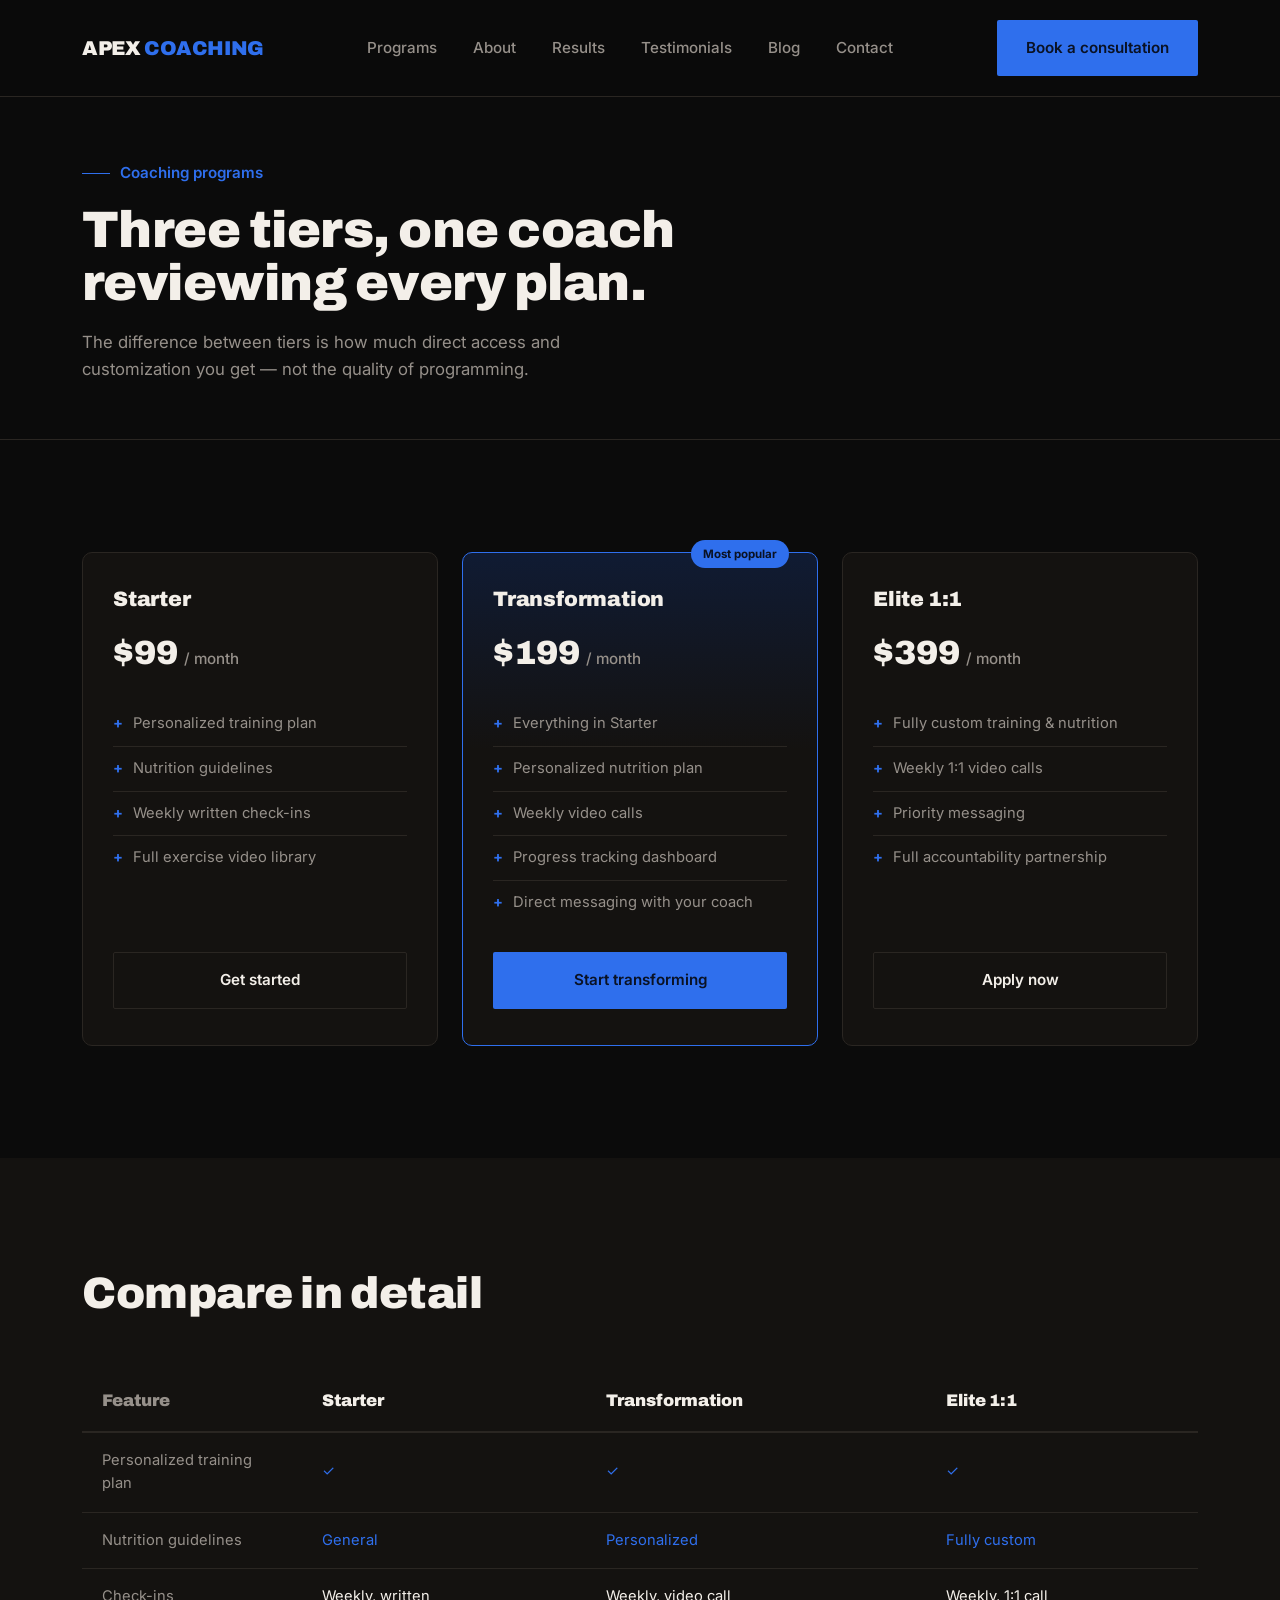
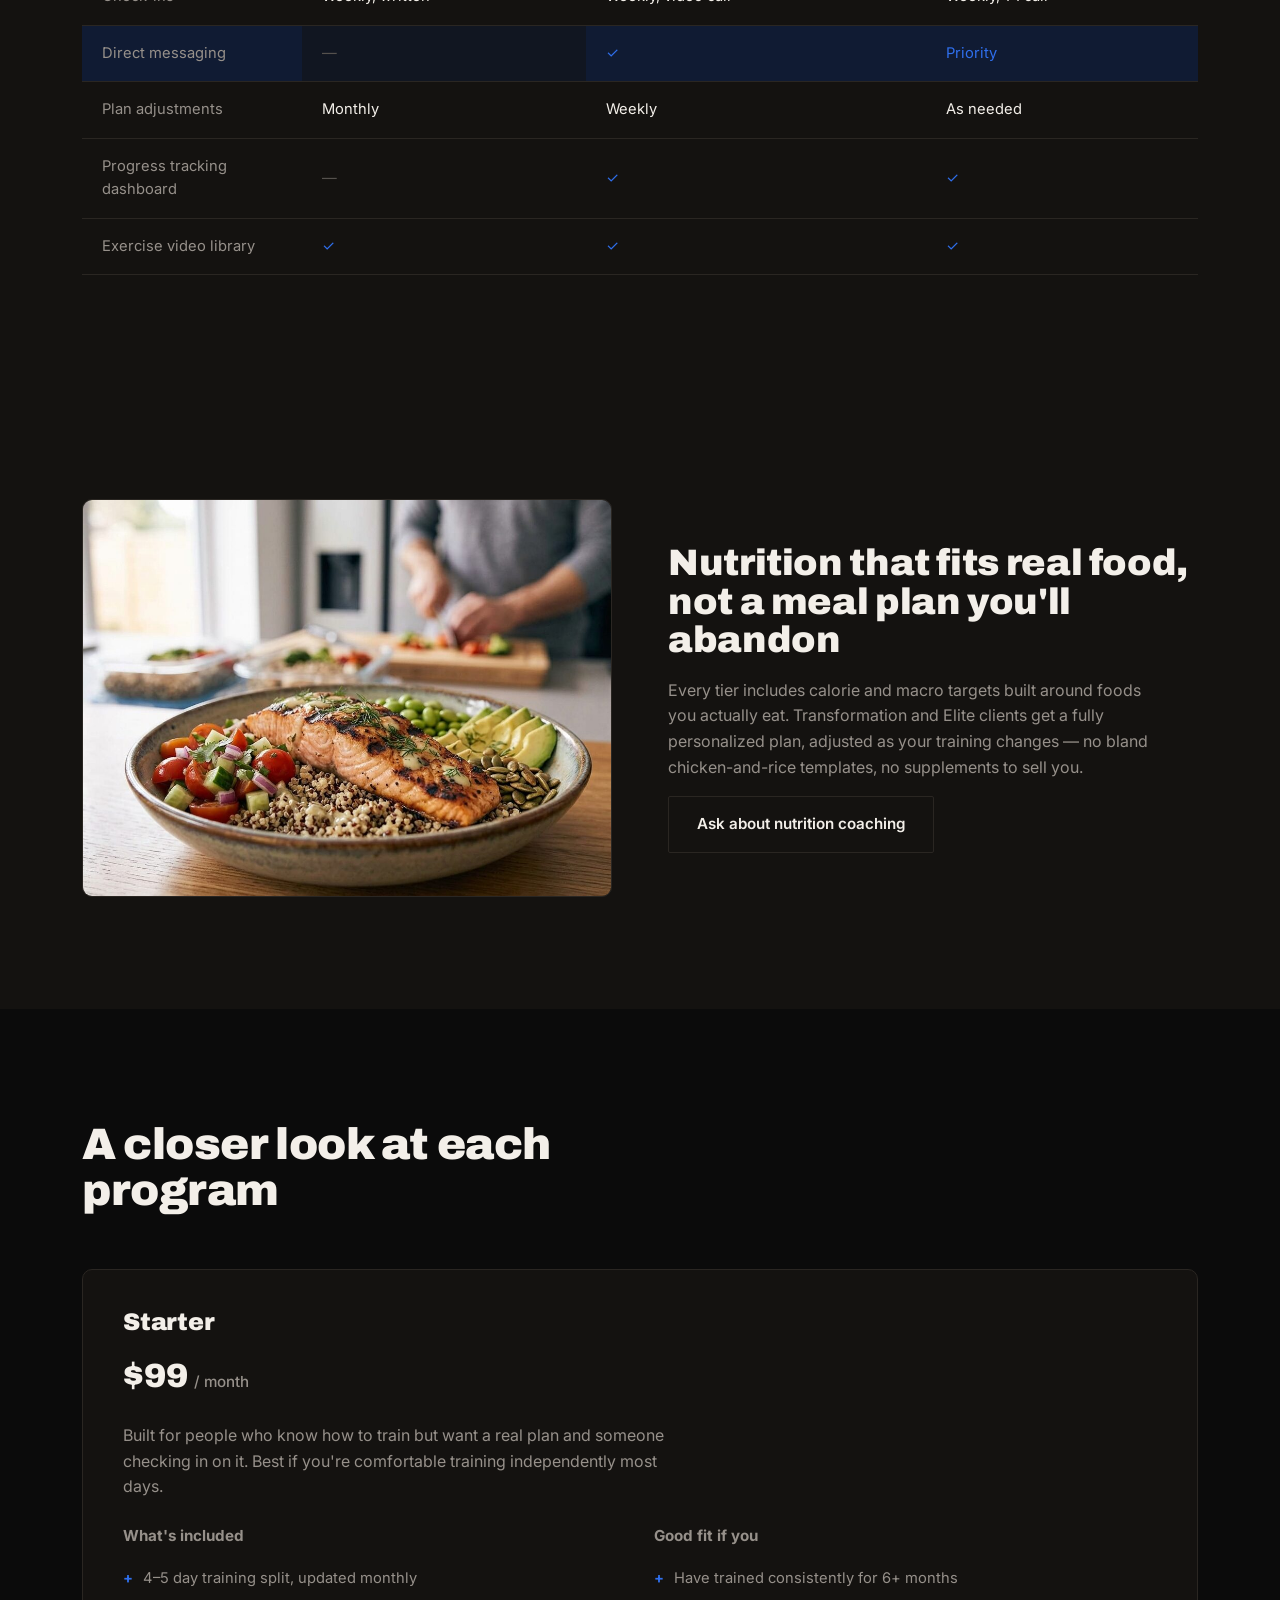
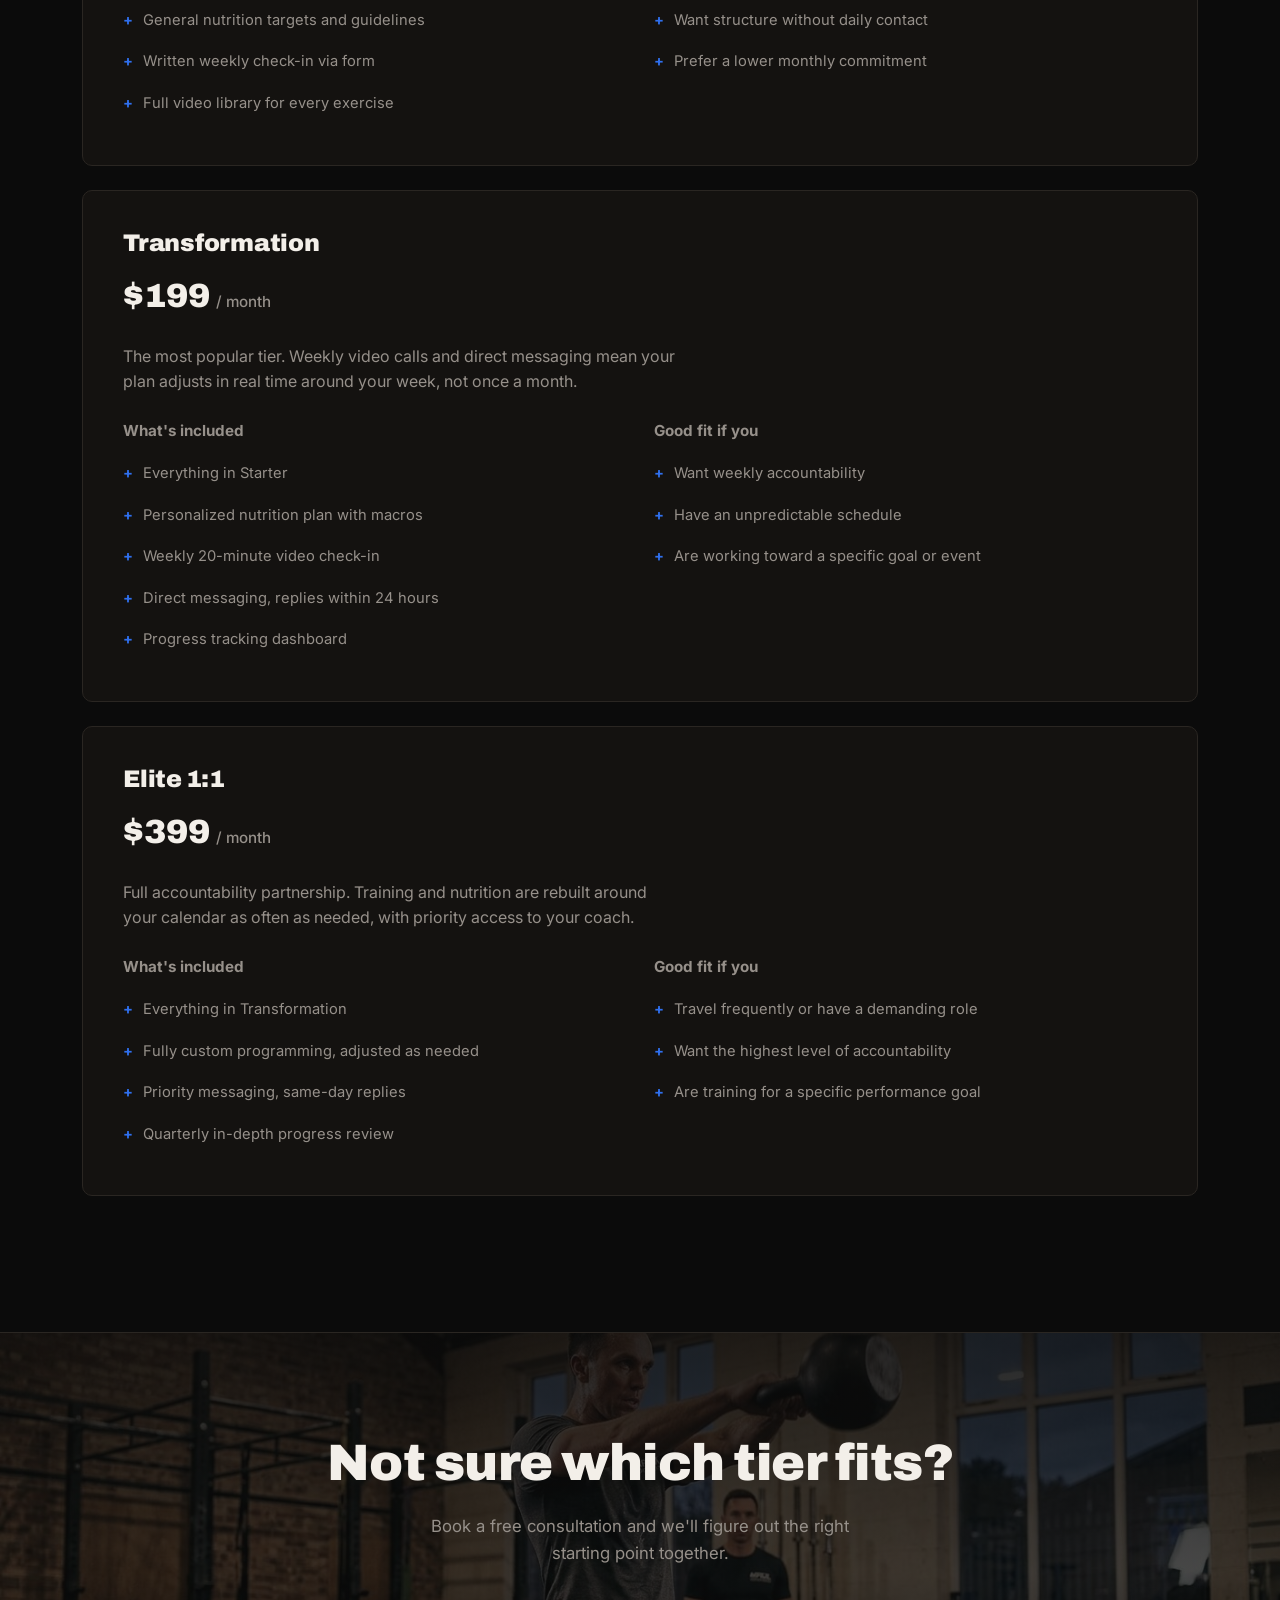
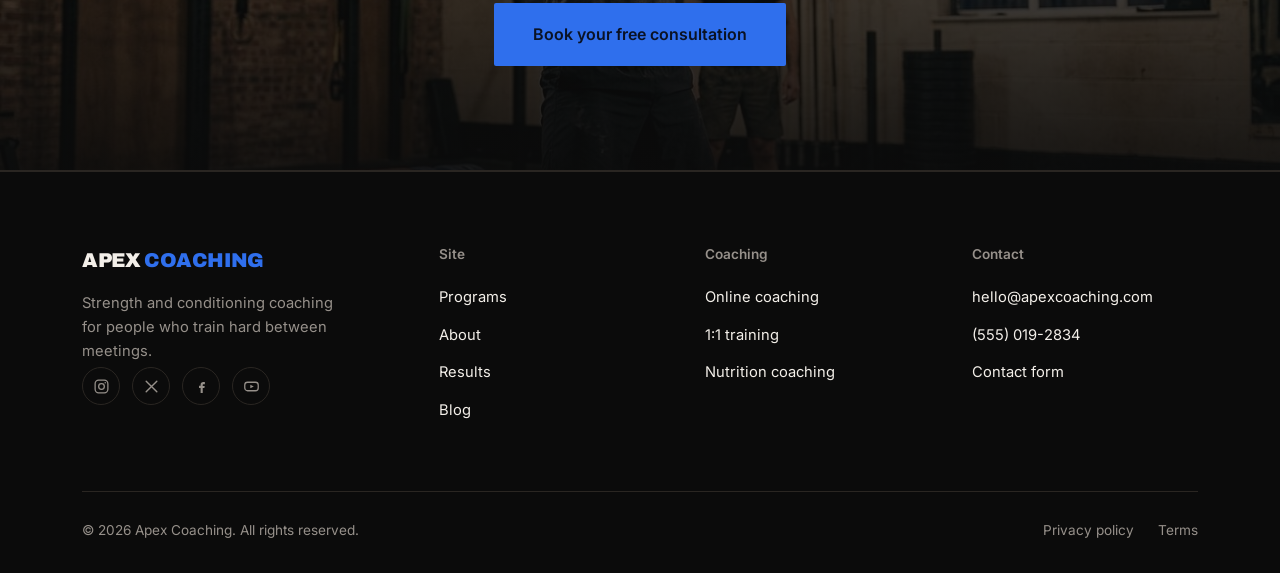
<file: programs.html>
<!DOCTYPE html>
<html lang="en">
<head>
<meta charset="UTF-8">
<meta name="viewport" content="width=device-width, initial-scale=1.0">
<title>Coaching Programs — Apex Coaching</title>
<meta name="description" content="Three coaching tiers: Starter, Transformation, and Elite 1:1. Compare features and find the right fit.">
<link rel="preconnect" href="https://fonts.googleapis.com">
<link rel="preconnect" href="https://fonts.gstatic.com" crossorigin>
<link href="https://fonts.googleapis.com/css2?family=Archivo:wght@600;800;900&family=Inter:wght@400;500;600&display=swap" rel="stylesheet">
<link rel="stylesheet" href="css/style.css">
</head>
<body>

<header>
  <nav>
    <a href="index.html" class="logo">APEX <span>COACHING</span></a>
    <ul class="nav-links" id="navLinks">
      <li><a href="programs.html">Programs</a></li>
      <li><a href="about.html">About</a></li>
      <li><a href="results.html">Results</a></li>
      <li><a href="testimonials.html">Testimonials</a></li>
      <li><a href="blog.html">Blog</a></li>
      <li><a href="contact.html">Contact</a></li>
    </ul>
    <div class="nav-cta">
      <a href="booking.html" class="btn btn-primary">Book a consultation</a>
      <button class="menu-toggle" id="menuToggle" aria-label="Toggle menu" aria-expanded="false">
        <span></span><span></span><span></span>
      </button>
    </div>
  </nav>
</header>

<main>

  <section class="page-hero">
    <div class="wrap">
      <div class="hero-kicker">Coaching programs</div>
      <h1>Three tiers, one coach reviewing every plan.</h1>
      <p>The difference between tiers is how much direct access and customization you get — not the quality of programming.</p>
    </div>
  </section>

  <section class="section reveal">
    <div class="wrap">
      <div class="programs-grid">
        <div class="plan">
          <h3>Starter</h3>
          <div class="plan-price">$99 <span>/ month</span></div>
          <ul class="plan-features">
            <li>Personalized training plan</li>
            <li>Nutrition guidelines</li>
            <li>Weekly written check-ins</li>
            <li>Full exercise video library</li>
          </ul>
          <a href="booking.html" class="btn btn-ghost">Get started</a>
        </div>
        <div class="plan featured">
          <span class="plan-tag">Most popular</span>
          <h3>Transformation</h3>
          <div class="plan-price">$199 <span>/ month</span></div>
          <ul class="plan-features">
            <li>Everything in Starter</li>
            <li>Personalized nutrition plan</li>
            <li>Weekly video calls</li>
            <li>Progress tracking dashboard</li>
            <li>Direct messaging with your coach</li>
          </ul>
          <a href="booking.html" class="btn btn-primary">Start transforming</a>
        </div>
        <div class="plan">
          <h3>Elite 1:1</h3>
          <div class="plan-price">$399 <span>/ month</span></div>
          <ul class="plan-features">
            <li>Fully custom training &amp; nutrition</li>
            <li>Weekly 1:1 video calls</li>
            <li>Priority messaging</li>
            <li>Full accountability partnership</li>
          </ul>
          <a href="booking.html" class="btn btn-ghost">Apply now</a>
        </div>
      </div>
    </div>
  </section>

  <section class="section section-alt reveal">
    <div class="wrap">
      <div class="section-head">
        <h2>Compare in detail</h2>
      </div>
      <div class="compare-table-wrap">
        <table class="compare-table">
          <thead>
            <tr><th>Feature</th><th>Starter</th><th>Transformation</th><th>Elite 1:1</th></tr>
          </thead>
          <tbody>
            <tr><td>Personalized training plan</td><td class="yes">✓</td><td class="yes">✓</td><td class="yes">✓</td></tr>
            <tr><td>Nutrition guidelines</td><td class="yes">General</td><td class="yes">Personalized</td><td class="yes">Fully custom</td></tr>
            <tr><td>Check-ins</td><td>Weekly, written</td><td>Weekly, video call</td><td>Weekly, 1:1 call</td></tr>
            <tr class="highlight"><td>Direct messaging</td><td class="no">—</td><td class="yes">✓</td><td class="yes">Priority</td></tr>
            <tr><td>Plan adjustments</td><td>Monthly</td><td>Weekly</td><td>As needed</td></tr>
            <tr><td>Progress tracking dashboard</td><td class="no">—</td><td class="yes">✓</td><td class="yes">✓</td></tr>
            <tr><td>Exercise video library</td><td class="yes">✓</td><td class="yes">✓</td><td class="yes">✓</td></tr>
          </tbody>
        </table>
      </div>
    </div>
  </section>

  <!-- NUTRITION FEATURE -->
  <section class="section section-alt reveal">
    <div class="wrap feature-photo-grid">
      <div class="feature-photo">
        <img src="images/nutrition/mealprep-06.jpg" alt="Grilled salmon and quinoa bowl prepared as part of an Apex Coaching nutrition plan" loading="lazy">
      </div>
      <div class="feature-copy">
        <h2>Nutrition that fits real food, not a meal plan you'll abandon</h2>
        <p>Every tier includes calorie and macro targets built around foods you actually eat. Transformation and Elite clients get a fully personalized plan, adjusted as your training changes — no bland chicken-and-rice templates, no supplements to sell you.</p>
        <a href="contact.html" class="btn btn-ghost">Ask about nutrition coaching</a>
      </div>
    </div>
  </section>

  <section class="section reveal">
    <div class="wrap">
      <div class="section-head">
        <h2>A closer look at each program</h2>
      </div>

      <div class="program-detail-card">
        <h3>Starter</h3>
        <div class="plan-price">$99 <span>/ month</span></div>
        <p style="color:var(--muted); max-width:560px; margin-bottom:24px;">Built for people who know how to train but want a real plan and someone checking in on it. Best if you're comfortable training independently most days.</p>
        <div class="program-detail-grid">
          <div>
            <h4 style="margin-bottom:10px; font-size:0.95rem; color:var(--muted);">What's included</h4>
            <ul>
              <li>4–5 day training split, updated monthly</li>
              <li>General nutrition targets and guidelines</li>
              <li>Written weekly check-in via form</li>
              <li>Full video library for every exercise</li>
            </ul>
          </div>
          <div>
            <h4 style="margin-bottom:10px; font-size:0.95rem; color:var(--muted);">Good fit if you</h4>
            <ul>
              <li>Have trained consistently for 6+ months</li>
              <li>Want structure without daily contact</li>
              <li>Prefer a lower monthly commitment</li>
            </ul>
          </div>
        </div>
      </div>

      <div class="program-detail-card">
        <h3>Transformation</h3>
        <div class="plan-price">$199 <span>/ month</span></div>
        <p style="color:var(--muted); max-width:560px; margin-bottom:24px;">The most popular tier. Weekly video calls and direct messaging mean your plan adjusts in real time around your week, not once a month.</p>
        <div class="program-detail-grid">
          <div>
            <h4 style="margin-bottom:10px; font-size:0.95rem; color:var(--muted);">What's included</h4>
            <ul>
              <li>Everything in Starter</li>
              <li>Personalized nutrition plan with macros</li>
              <li>Weekly 20-minute video check-in</li>
              <li>Direct messaging, replies within 24 hours</li>
              <li>Progress tracking dashboard</li>
            </ul>
          </div>
          <div>
            <h4 style="margin-bottom:10px; font-size:0.95rem; color:var(--muted);">Good fit if you</h4>
            <ul>
              <li>Want weekly accountability</li>
              <li>Have an unpredictable schedule</li>
              <li>Are working toward a specific goal or event</li>
            </ul>
          </div>
        </div>
      </div>

      <div class="program-detail-card">
        <h3>Elite 1:1</h3>
        <div class="plan-price">$399 <span>/ month</span></div>
        <p style="color:var(--muted); max-width:560px; margin-bottom:0;">Full accountability partnership. Training and nutrition are rebuilt around your calendar as often as needed, with priority access to your coach.</p>
        <div class="program-detail-grid" style="margin-top:24px;">
          <div>
            <h4 style="margin-bottom:10px; font-size:0.95rem; color:var(--muted);">What's included</h4>
            <ul>
              <li>Everything in Transformation</li>
              <li>Fully custom programming, adjusted as needed</li>
              <li>Priority messaging, same-day replies</li>
              <li>Quarterly in-depth progress review</li>
            </ul>
          </div>
          <div>
            <h4 style="margin-bottom:10px; font-size:0.95rem; color:var(--muted);">Good fit if you</h4>
            <ul>
              <li>Travel frequently or have a demanding role</li>
              <li>Want the highest level of accountability</li>
              <li>Are training for a specific performance goal</li>
            </ul>
          </div>
        </div>
      </div>
    </div>
  </section>

  <section class="final-cta has-photo reveal">
    <div class="cta-photo">
      <img src="images/workouts/coaching-03.jpg" alt="Apex Coaching trainer working with a client" loading="lazy">
    </div>
    <div class="wrap">
      <h2>Not sure which tier fits?</h2>
      <p>Book a free consultation and we'll figure out the right starting point together.</p>
      <a href="booking.html" class="btn btn-primary">Book your free consultation</a>
    </div>
  </section>

</main>

<footer>
  <div class="wrap">
    <div class="footer-grid">
      <div class="footer-brand">
        <div class="logo">APEX <span>COACHING</span></div>
        <p>Strength and conditioning coaching for people who train hard between meetings.</p>
        <div class="social-row">
          <a href="#" class="social-icon" aria-label="Apex Coaching on Instagram">
            <svg viewBox="0 0 24 24" fill="none" stroke="currentColor" stroke-width="1.8"><rect x="3" y="3" width="18" height="18" rx="5"/><circle cx="12" cy="12" r="4"/><circle cx="17.3" cy="6.7" r="1.1" fill="currentColor" stroke="none"/></svg>
          </a>
          <a href="#" class="social-icon" aria-label="Apex Coaching on X">
            <svg viewBox="0 0 24 24" fill="none" stroke="currentColor" stroke-width="2" stroke-linecap="round"><path d="M4.5 4.5l15 15M19.5 4.5l-15 15"/></svg>
          </a>
          <a href="#" class="social-icon" aria-label="Apex Coaching on Facebook">
            <svg viewBox="0 0 24 24" fill="currentColor"><path d="M14.5 8.75h2.25V5.5h-2.25c-2.35 0-3.75 1.42-3.75 3.75v1.75H8.5v3h2.25V21h3v-6.75h2.35l.4-3h-2.75V9.5c0-.5.2-.75.75-.75Z"/></svg>
          </a>
          <a href="#" class="social-icon" aria-label="Apex Coaching on YouTube">
            <svg viewBox="0 0 24 24" fill="none" stroke="currentColor" stroke-width="1.8"><rect x="2.5" y="6" width="19" height="12" rx="4"/><path d="M10.3 9.6l5 2.4-5 2.4z" fill="currentColor" stroke="none"/></svg>
          </a>
        </div>
      </div>
      <div class="footer-col">
        <h4>Site</h4>
        <ul>
          <li><a href="programs.html">Programs</a></li>
          <li><a href="about.html">About</a></li>
          <li><a href="results.html">Results</a></li>
          <li><a href="blog.html">Blog</a></li>
        </ul>
      </div>
      <div class="footer-col">
        <h4>Coaching</h4>
        <ul>
          <li><a href="programs.html">Online coaching</a></li>
          <li><a href="programs.html">1:1 training</a></li>
          <li><a href="programs.html">Nutrition coaching</a></li>
        </ul>
      </div>
      <div class="footer-col">
        <h4>Contact</h4>
        <ul>
          <li><a href="mailto:hello@apexcoaching.com">hello@apexcoaching.com</a></li>
          <li><a href="tel:+15550192834">(555) 019-2834</a></li>
          <li><a href="contact.html">Contact form</a></li>
        </ul>
      </div>
    </div>
    <div class="footer-bottom">
      <span>© 2026 Apex Coaching. All rights reserved.</span>
      <div class="footer-legal">
        <a href="#">Privacy policy</a>
        <a href="#">Terms</a>
      </div>
    </div>
  </div>
</footer>

<script src="js/main.js"></script>
</body>
</html>
</file>
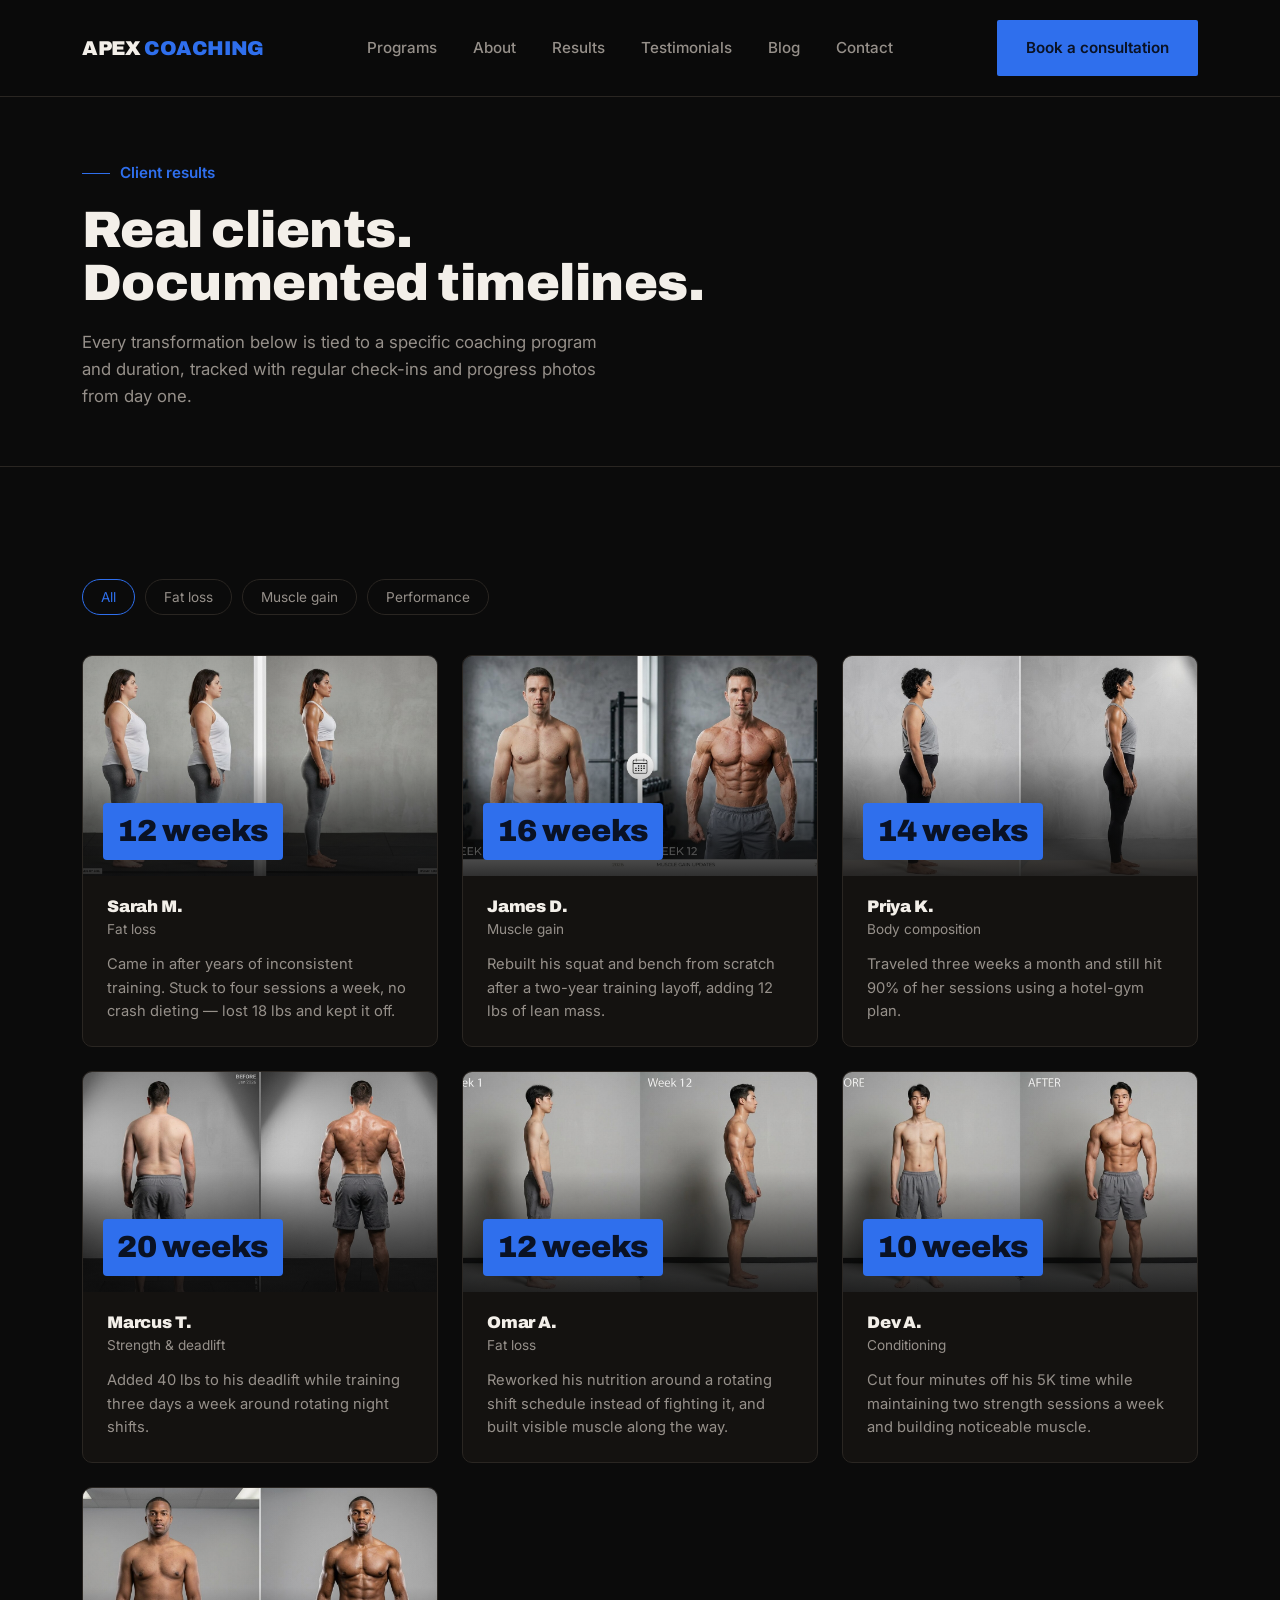
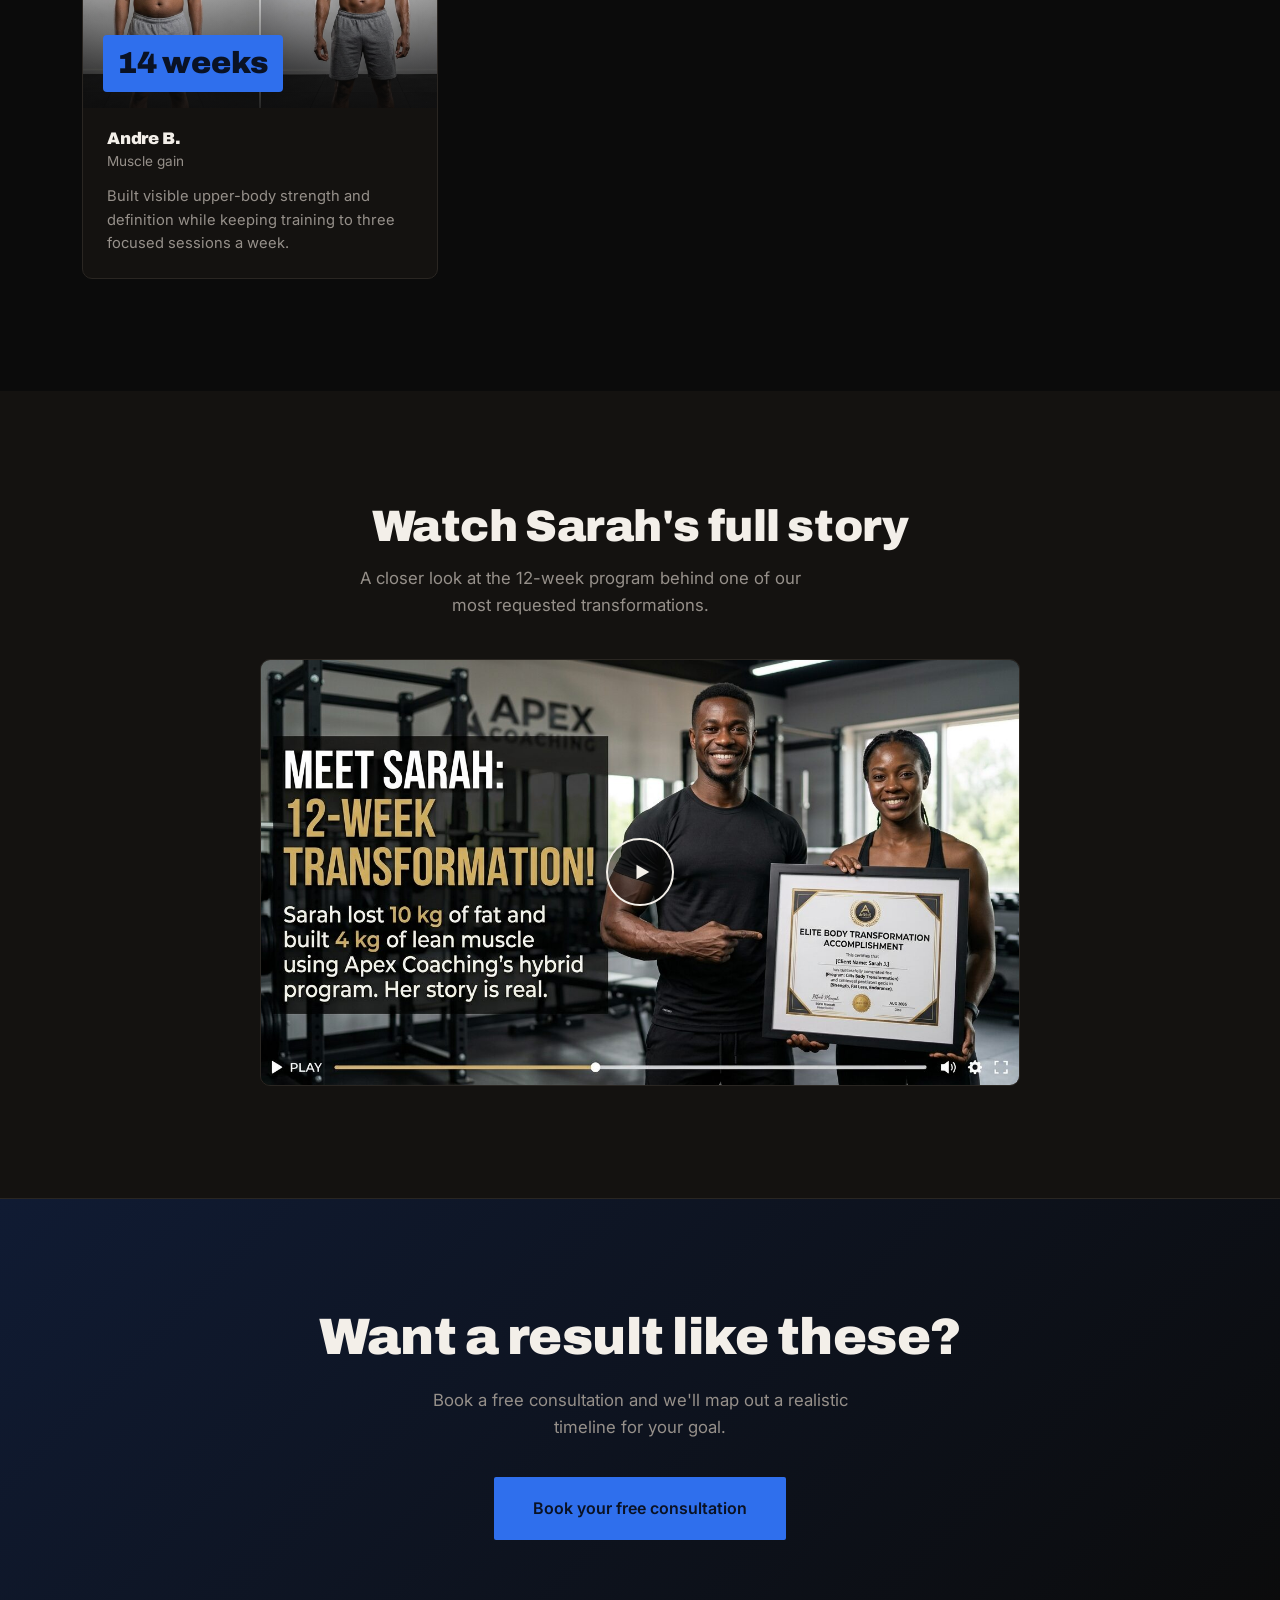
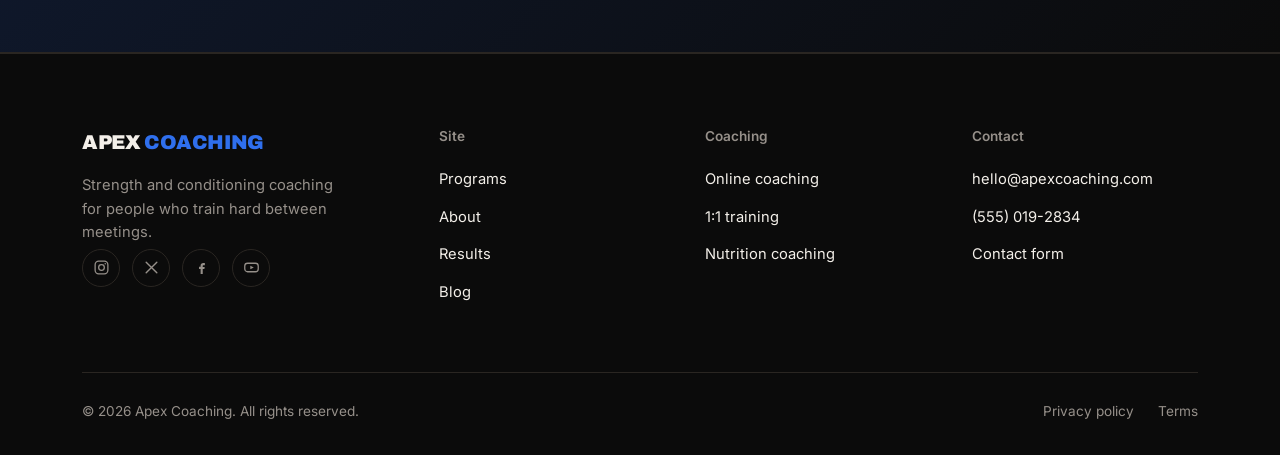
<file: results.html>
<!DOCTYPE html>
<html lang="en">
<head>
<meta charset="UTF-8">
<meta name="viewport" content="width=device-width, initial-scale=1.0">
<title>Client Results — Apex Coaching</title>
<meta name="description" content="Real client transformations across fat loss, muscle gain, and performance coaching.">
<link rel="preconnect" href="https://fonts.googleapis.com">
<link rel="preconnect" href="https://fonts.gstatic.com" crossorigin>
<link href="https://fonts.googleapis.com/css2?family=Archivo:wght@600;800;900&family=Inter:wght@400;500;600&display=swap" rel="stylesheet">
<link rel="stylesheet" href="css/style.css">
</head>
<body>

<header>
  <nav>
    <a href="index.html" class="logo">APEX <span>COACHING</span></a>
    <ul class="nav-links" id="navLinks">
      <li><a href="programs.html">Programs</a></li>
      <li><a href="about.html">About</a></li>
      <li><a href="results.html">Results</a></li>
      <li><a href="testimonials.html">Testimonials</a></li>
      <li><a href="blog.html">Blog</a></li>
      <li><a href="contact.html">Contact</a></li>
    </ul>
    <div class="nav-cta">
      <a href="booking.html" class="btn btn-primary">Book a consultation</a>
      <button class="menu-toggle" id="menuToggle" aria-label="Toggle menu" aria-expanded="false">
        <span></span><span></span><span></span>
      </button>
    </div>
  </nav>
</header>

<main>

  <section class="page-hero">
    <div class="wrap">
      <div class="hero-kicker">Client results</div>
      <h1>Real clients. Documented timelines.</h1>
      <p>Every transformation below is tied to a specific coaching program and duration, tracked with regular check-ins and progress photos from day one.</p>
    </div>
  </section>

  <section class="section reveal">
    <div class="wrap">
      <div class="filter-bar">
        <button class="filter-btn active" data-filter="all">All</button>
        <button class="filter-btn" data-filter="fat-loss">Fat loss</button>
        <button class="filter-btn" data-filter="muscle">Muscle gain</button>
        <button class="filter-btn" data-filter="performance">Performance</button>
      </div>
      <div class="results-full-grid">
        <div class="result-card" data-category="fat-loss">
          <div class="result-visual">
            <img src="images/transformations/transformation-07.jpg" alt="Sarah's fat loss transformation after 12 weeks at Apex Coaching" loading="lazy">
            <span class="delta">12 weeks</span>
          </div>
          <div class="result-body">
            <h3>Sarah M.</h3>
            <div class="result-meta">Fat loss</div>
            <p>Came in after years of inconsistent training. Stuck to four sessions a week, no crash dieting — lost 18 lbs and kept it off.</p>
          </div>
        </div>
        <div class="result-card" data-category="muscle">
          <div class="result-visual">
            <img src="images/transformations/transformation-05.jpg" alt="James's muscle gain transformation after 16 weeks at Apex Coaching" loading="lazy">
            <span class="delta">16 weeks</span>
          </div>
          <div class="result-body">
            <h3>James D.</h3>
            <div class="result-meta">Muscle gain</div>
            <p>Rebuilt his squat and bench from scratch after a two-year training layoff, adding 12 lbs of lean mass.</p>
          </div>
        </div>
        <div class="result-card" data-category="fat-loss">
          <div class="result-visual">
            <img src="images/transformations/transformation-03.jpg" alt="Priya's body composition transformation after 14 weeks at Apex Coaching" loading="lazy">
            <span class="delta">14 weeks</span>
          </div>
          <div class="result-body">
            <h3>Priya K.</h3>
            <div class="result-meta">Body composition</div>
            <p>Traveled three weeks a month and still hit 90% of her sessions using a hotel-gym plan.</p>
          </div>
        </div>
        <div class="result-card" data-category="performance">
          <div class="result-visual">
            <img src="images/transformations/transformation-04.jpg" alt="Marcus's strength transformation after 20 weeks at Apex Coaching" loading="lazy">
            <span class="delta">20 weeks</span>
          </div>
          <div class="result-body">
            <h3>Marcus T.</h3>
            <div class="result-meta">Strength &amp; deadlift</div>
            <p>Added 40 lbs to his deadlift while training three days a week around rotating night shifts.</p>
          </div>
        </div>
        <div class="result-card" data-category="fat-loss">
          <div class="result-visual">
            <img src="images/transformations/transformation-01.jpg" alt="Omar's fat loss and recomposition after 12 weeks at Apex Coaching" loading="lazy">
            <span class="delta">12 weeks</span>
          </div>
          <div class="result-body">
            <h3>Omar A.</h3>
            <div class="result-meta">Fat loss</div>
            <p>Reworked his nutrition around a rotating shift schedule instead of fighting it, and built visible muscle along the way.</p>
          </div>
        </div>
        <div class="result-card" data-category="performance">
          <div class="result-visual">
            <img src="images/transformations/transformation-06.jpg" alt="Dev's conditioning transformation after 10 weeks at Apex Coaching" loading="lazy">
            <span class="delta">10 weeks</span>
          </div>
          <div class="result-body">
            <h3>Dev A.</h3>
            <div class="result-meta">Conditioning</div>
            <p>Cut four minutes off his 5K time while maintaining two strength sessions a week and building noticeable muscle.</p>
          </div>
        </div>
        <div class="result-card" data-category="muscle">
          <div class="result-visual">
            <img src="images/transformations/transformation-02.jpg" alt="Andre's muscle gain transformation after 14 weeks at Apex Coaching" loading="lazy">
            <span class="delta">14 weeks</span>
          </div>
          <div class="result-body">
            <h3>Andre B.</h3>
            <div class="result-meta">Muscle gain</div>
            <p>Built visible upper-body strength and definition while keeping training to three focused sessions a week.</p>
          </div>
        </div>
      </div>
    </div>
  </section>

  <!-- FEATURED VIDEO -->
  <section class="section section-alt reveal">
    <div class="wrap">
      <div class="section-head" style="margin:0 auto 40px; text-align:center; max-width:600px;">
        <h2>Watch Sarah's full story</h2>
        <p>A closer look at the 12-week program behind one of our most requested transformations.</p>
      </div>
      <div class="video-spotlight">
        <img src="images/lifestyle/client-award-video.jpg" alt="Video thumbnail: Sarah's 12-week transformation story with Apex Coaching">
        <div class="play-btn">
          <svg viewBox="0 0 24 24"><path d="M6 4l14 8-14 8z"/></svg>
        </div>
      </div>
    </div>
  </section>

  <section class="final-cta section reveal">
    <div class="wrap">
      <h2>Want a result like these?</h2>
      <p>Book a free consultation and we'll map out a realistic timeline for your goal.</p>
      <a href="booking.html" class="btn btn-primary">Book your free consultation</a>
    </div>
  </section>

</main>

<footer>
  <div class="wrap">
    <div class="footer-grid">
      <div class="footer-brand">
        <div class="logo">APEX <span>COACHING</span></div>
        <p>Strength and conditioning coaching for people who train hard between meetings.</p>
        <div class="social-row">
          <a href="#" class="social-icon" aria-label="Apex Coaching on Instagram">
            <svg viewBox="0 0 24 24" fill="none" stroke="currentColor" stroke-width="1.8"><rect x="3" y="3" width="18" height="18" rx="5"/><circle cx="12" cy="12" r="4"/><circle cx="17.3" cy="6.7" r="1.1" fill="currentColor" stroke="none"/></svg>
          </a>
          <a href="#" class="social-icon" aria-label="Apex Coaching on X">
            <svg viewBox="0 0 24 24" fill="none" stroke="currentColor" stroke-width="2" stroke-linecap="round"><path d="M4.5 4.5l15 15M19.5 4.5l-15 15"/></svg>
          </a>
          <a href="#" class="social-icon" aria-label="Apex Coaching on Facebook">
            <svg viewBox="0 0 24 24" fill="currentColor"><path d="M14.5 8.75h2.25V5.5h-2.25c-2.35 0-3.75 1.42-3.75 3.75v1.75H8.5v3h2.25V21h3v-6.75h2.35l.4-3h-2.75V9.5c0-.5.2-.75.75-.75Z"/></svg>
          </a>
          <a href="#" class="social-icon" aria-label="Apex Coaching on YouTube">
            <svg viewBox="0 0 24 24" fill="none" stroke="currentColor" stroke-width="1.8"><rect x="2.5" y="6" width="19" height="12" rx="4"/><path d="M10.3 9.6l5 2.4-5 2.4z" fill="currentColor" stroke="none"/></svg>
          </a>
        </div>
      </div>
      <div class="footer-col">
        <h4>Site</h4>
        <ul>
          <li><a href="programs.html">Programs</a></li>
          <li><a href="about.html">About</a></li>
          <li><a href="results.html">Results</a></li>
          <li><a href="blog.html">Blog</a></li>
        </ul>
      </div>
      <div class="footer-col">
        <h4>Coaching</h4>
        <ul>
          <li><a href="programs.html">Online coaching</a></li>
          <li><a href="programs.html">1:1 training</a></li>
          <li><a href="programs.html">Nutrition coaching</a></li>
        </ul>
      </div>
      <div class="footer-col">
        <h4>Contact</h4>
        <ul>
          <li><a href="mailto:hello@apexcoaching.com">hello@apexcoaching.com</a></li>
          <li><a href="tel:+15550192834">(555) 019-2834</a></li>
          <li><a href="contact.html">Contact form</a></li>
        </ul>
      </div>
    </div>
    <div class="footer-bottom">
      <span>© 2026 Apex Coaching. All rights reserved.</span>
      <div class="footer-legal">
        <a href="#">Privacy policy</a>
        <a href="#">Terms</a>
      </div>
    </div>
  </div>
</footer>

<script src="js/main.js"></script>
</body>
</html>
</file>
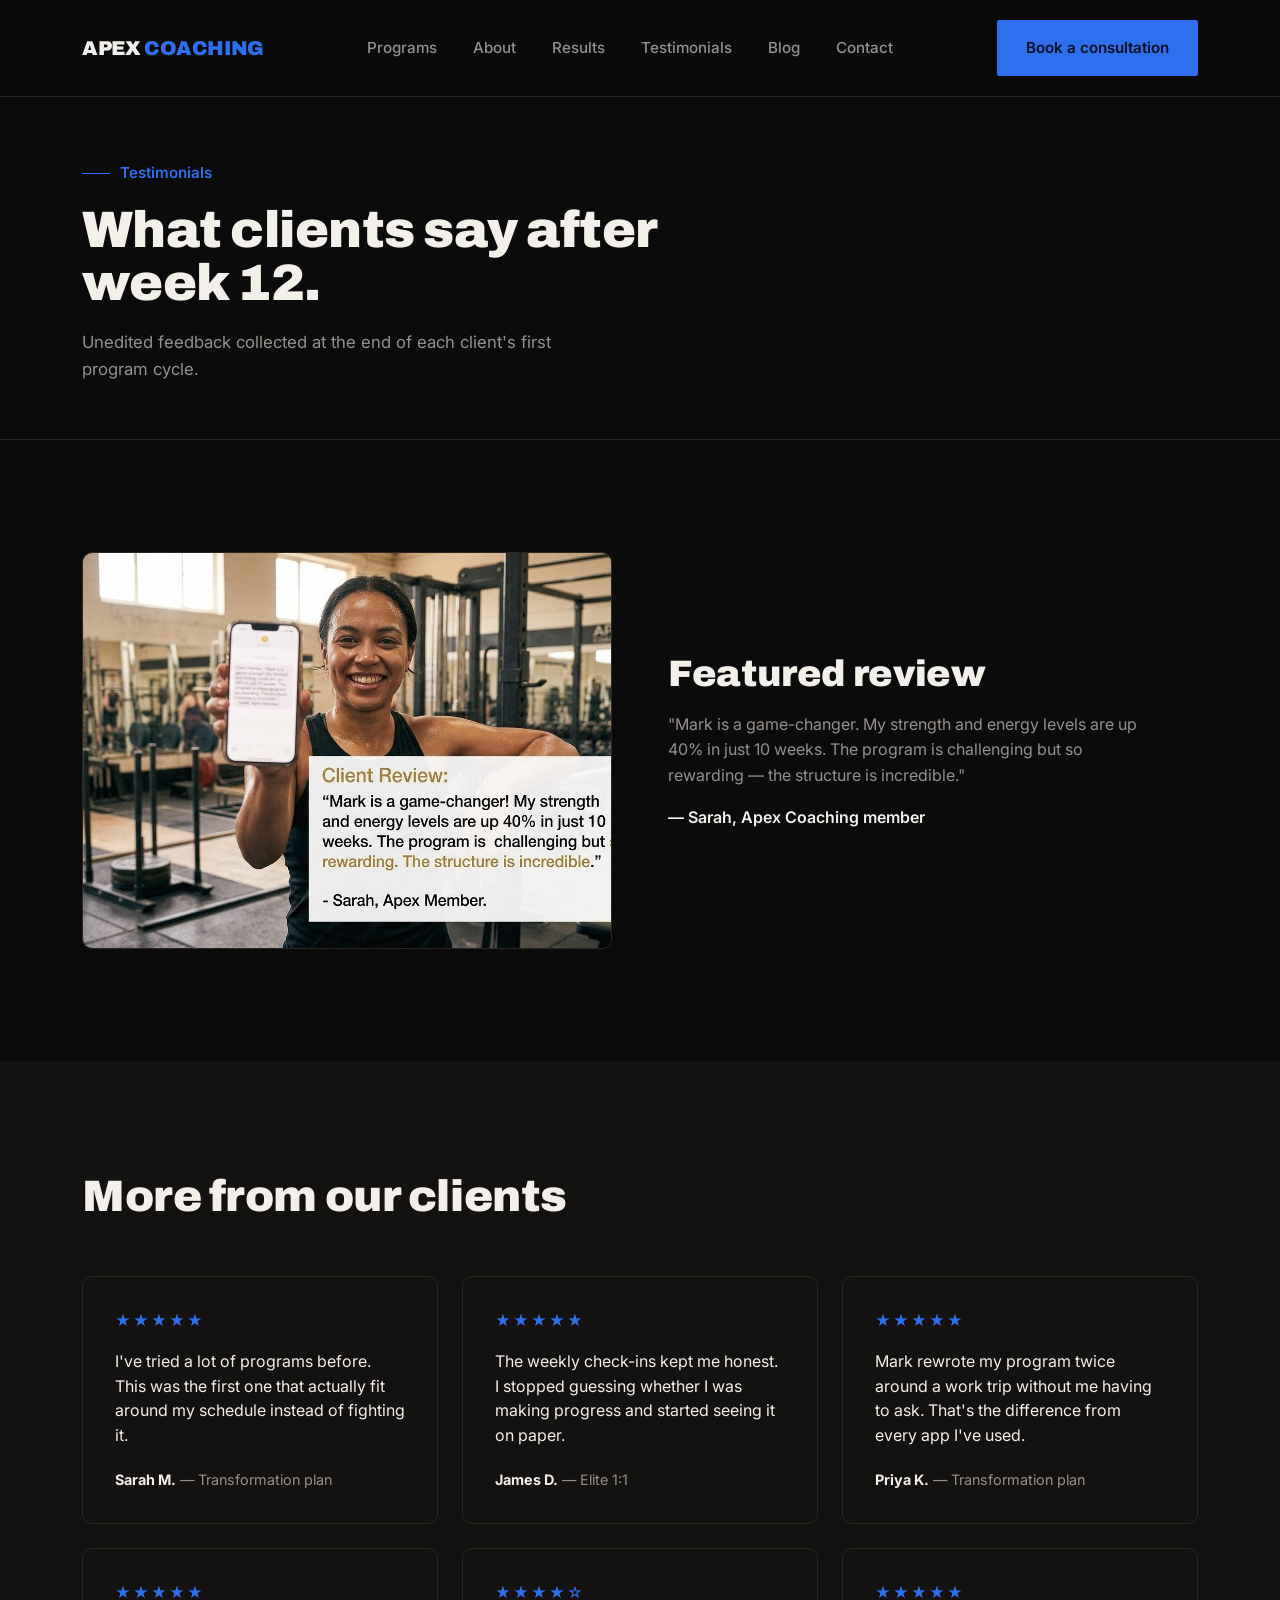
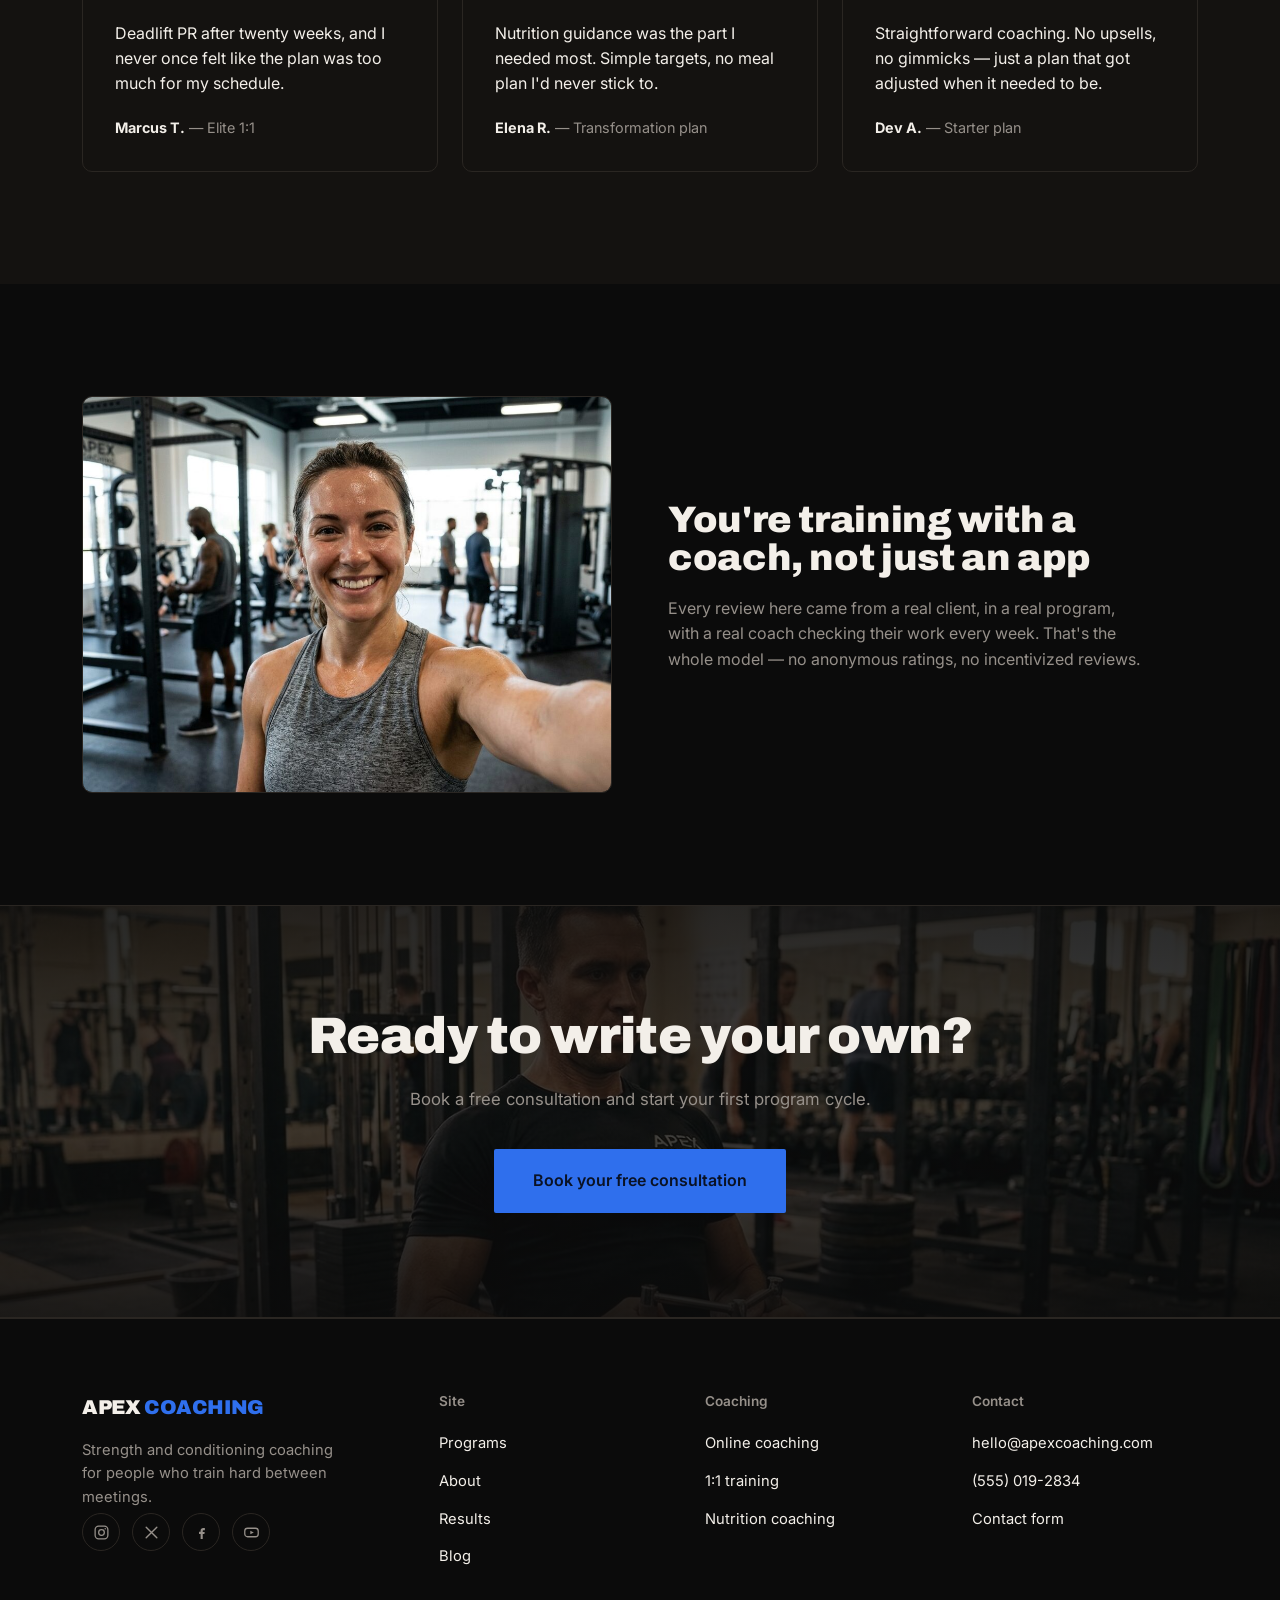
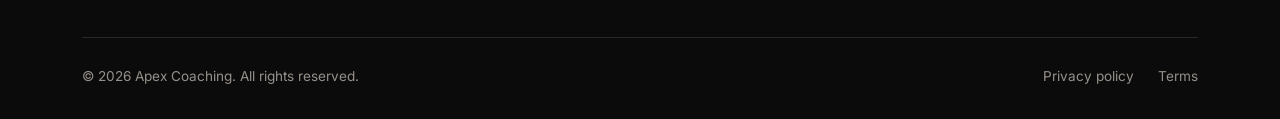
<file: testimonials.html>
<!DOCTYPE html>
<html lang="en">
<head>
<meta charset="UTF-8">
<meta name="viewport" content="width=device-width, initial-scale=1.0">
<title>Client Testimonials — Apex Coaching</title>
<meta name="description" content="What clients say about coaching, check-ins, and results with Mark Nguyen.">
<link rel="preconnect" href="https://fonts.googleapis.com">
<link rel="preconnect" href="https://fonts.gstatic.com" crossorigin>
<link href="https://fonts.googleapis.com/css2?family=Archivo:wght@600;800;900&family=Inter:wght@400;500;600&display=swap" rel="stylesheet">
<link rel="stylesheet" href="css/style.css">
</head>
<body>

<header>
  <nav>
    <a href="index.html" class="logo">APEX <span>COACHING</span></a>
    <ul class="nav-links" id="navLinks">
      <li><a href="programs.html">Programs</a></li>
      <li><a href="about.html">About</a></li>
      <li><a href="results.html">Results</a></li>
      <li><a href="testimonials.html">Testimonials</a></li>
      <li><a href="blog.html">Blog</a></li>
      <li><a href="contact.html">Contact</a></li>
    </ul>
    <div class="nav-cta">
      <a href="booking.html" class="btn btn-primary">Book a consultation</a>
      <button class="menu-toggle" id="menuToggle" aria-label="Toggle menu" aria-expanded="false">
        <span></span><span></span><span></span>
      </button>
    </div>
  </nav>
</header>

<main>

  <section class="page-hero">
    <div class="wrap">
      <div class="hero-kicker">Testimonials</div>
      <h1>What clients say after week 12.</h1>
      <p>Unedited feedback collected at the end of each client's first program cycle.</p>
    </div>
  </section>

  <!-- FEATURED REVIEW -->
  <section class="section reveal">
    <div class="wrap feature-photo-grid">
      <div class="feature-photo">
        <img src="images/lifestyle/testimonial-screenshot-01.jpg" alt="Client review: Mark is a game-changer, strength and energy up 40% in 10 weeks" loading="lazy">
      </div>
      <div class="feature-copy">
        <h2>Featured review</h2>
        <p>"Mark is a game-changer. My strength and energy levels are up 40% in just 10 weeks. The program is challenging but so rewarding — the structure is incredible."</p>
        <p style="color:var(--text); font-weight:600;">— Sarah, Apex Coaching member</p>
      </div>
    </div>
  </section>

  <section class="section section-alt reveal">
    <div class="wrap">
      <div class="section-head">
        <h2>More from our clients</h2>
      </div>
      <div class="testimonial-grid">
        <div class="testimonial-card">
          <div class="stars">★★★★★</div>
          <p>I've tried a lot of programs before. This was the first one that actually fit around my schedule instead of fighting it.</p>
          <div class="testimonial-who"><strong>Sarah M.</strong> — Transformation plan</div>
        </div>
        <div class="testimonial-card">
          <div class="stars">★★★★★</div>
          <p>The weekly check-ins kept me honest. I stopped guessing whether I was making progress and started seeing it on paper.</p>
          <div class="testimonial-who"><strong>James D.</strong> — Elite 1:1</div>
        </div>
        <div class="testimonial-card">
          <div class="stars">★★★★★</div>
          <p>Mark rewrote my program twice around a work trip without me having to ask. That's the difference from every app I've used.</p>
          <div class="testimonial-who"><strong>Priya K.</strong> — Transformation plan</div>
        </div>
        <div class="testimonial-card">
          <div class="stars">★★★★★</div>
          <p>Deadlift PR after twenty weeks, and I never once felt like the plan was too much for my schedule.</p>
          <div class="testimonial-who"><strong>Marcus T.</strong> — Elite 1:1</div>
        </div>
        <div class="testimonial-card">
          <div class="stars">★★★★☆</div>
          <p>Nutrition guidance was the part I needed most. Simple targets, no meal plan I'd never stick to.</p>
          <div class="testimonial-who"><strong>Elena R.</strong> — Transformation plan</div>
        </div>
        <div class="testimonial-card">
          <div class="stars">★★★★★</div>
          <p>Straightforward coaching. No upsells, no gimmicks — just a plan that got adjusted when it needed to be.</p>
          <div class="testimonial-who"><strong>Dev A.</strong> — Starter plan</div>
        </div>
      </div>
    </div>
  </section>

  <!-- COMMUNITY -->
  <section class="section reveal">
    <div class="wrap feature-photo-grid">
      <div class="feature-photo">
        <img src="images/lifestyle/gym-selfie-01.jpg" alt="Apex Coaching client taking a selfie after a training session" loading="lazy">
      </div>
      <div class="feature-copy">
        <h2>You're training with a coach, not just an app</h2>
        <p>Every review here came from a real client, in a real program, with a real coach checking their work every week. That's the whole model — no anonymous ratings, no incentivized reviews.</p>
      </div>
    </div>
  </section>

  <section class="final-cta has-photo reveal">
    <div class="cta-photo">
      <img src="images/workouts/coaching-06.jpg" alt="Apex Coaching client training session" loading="lazy">
    </div>
    <div class="wrap">
      <h2>Ready to write your own?</h2>
      <p>Book a free consultation and start your first program cycle.</p>
      <a href="booking.html" class="btn btn-primary">Book your free consultation</a>
    </div>
  </section>

</main>

<footer>
  <div class="wrap">
    <div class="footer-grid">
      <div class="footer-brand">
        <div class="logo">APEX <span>COACHING</span></div>
        <p>Strength and conditioning coaching for people who train hard between meetings.</p>
        <div class="social-row">
          <a href="#" class="social-icon" aria-label="Apex Coaching on Instagram">
            <svg viewBox="0 0 24 24" fill="none" stroke="currentColor" stroke-width="1.8"><rect x="3" y="3" width="18" height="18" rx="5"/><circle cx="12" cy="12" r="4"/><circle cx="17.3" cy="6.7" r="1.1" fill="currentColor" stroke="none"/></svg>
          </a>
          <a href="#" class="social-icon" aria-label="Apex Coaching on X">
            <svg viewBox="0 0 24 24" fill="none" stroke="currentColor" stroke-width="2" stroke-linecap="round"><path d="M4.5 4.5l15 15M19.5 4.5l-15 15"/></svg>
          </a>
          <a href="#" class="social-icon" aria-label="Apex Coaching on Facebook">
            <svg viewBox="0 0 24 24" fill="currentColor"><path d="M14.5 8.75h2.25V5.5h-2.25c-2.35 0-3.75 1.42-3.75 3.75v1.75H8.5v3h2.25V21h3v-6.75h2.35l.4-3h-2.75V9.5c0-.5.2-.75.75-.75Z"/></svg>
          </a>
          <a href="#" class="social-icon" aria-label="Apex Coaching on YouTube">
            <svg viewBox="0 0 24 24" fill="none" stroke="currentColor" stroke-width="1.8"><rect x="2.5" y="6" width="19" height="12" rx="4"/><path d="M10.3 9.6l5 2.4-5 2.4z" fill="currentColor" stroke="none"/></svg>
          </a>
        </div>
      </div>
      <div class="footer-col">
        <h4>Site</h4>
        <ul>
          <li><a href="programs.html">Programs</a></li>
          <li><a href="about.html">About</a></li>
          <li><a href="results.html">Results</a></li>
          <li><a href="blog.html">Blog</a></li>
        </ul>
      </div>
      <div class="footer-col">
        <h4>Coaching</h4>
        <ul>
          <li><a href="programs.html">Online coaching</a></li>
          <li><a href="programs.html">1:1 training</a></li>
          <li><a href="programs.html">Nutrition coaching</a></li>
        </ul>
      </div>
      <div class="footer-col">
        <h4>Contact</h4>
        <ul>
          <li><a href="mailto:hello@apexcoaching.com">hello@apexcoaching.com</a></li>
          <li><a href="tel:+15550192834">(555) 019-2834</a></li>
          <li><a href="contact.html">Contact form</a></li>
        </ul>
      </div>
    </div>
    <div class="footer-bottom">
      <span>© 2026 Apex Coaching. All rights reserved.</span>
      <div class="footer-legal">
        <a href="#">Privacy policy</a>
        <a href="#">Terms</a>
      </div>
    </div>
  </div>
</footer>

<script src="js/main.js"></script>
</body>
</html>
</file>
<file: css/style.css>
/* ============ CONFIG-DRIVEN TOKENS ============
   Swap these variables to reskin the site for a new coach/brand
   without touching layout or component markup. */
:root{
  --bg: #0B0B0B;
  --bg-alt: #141210;
  --bg-raised: #1B1815;
  --line: #2A2622;
  --text: #F3EFE9;
  --muted: #96908A;
  --accent: #2F6FED;
  --accent-dim: #1E4FAE;
  --accent-tint: #101B33;

  --font-display: 'Archivo', sans-serif;
  --font-body: 'Inter', sans-serif;

  --container: 1180px;
  --radius-sm: 4px;
  --radius-md: 10px;
}

*{box-sizing:border-box; margin:0; padding:0;}
html{scroll-behavior:smooth;}
body{
  background:var(--bg);
  color:var(--text);
  font-family:var(--font-body);
  font-size:16px;
  line-height:1.6;
  -webkit-font-smoothing:antialiased;
}
img{max-width:100%; display:block;}
a{color:inherit; text-decoration:none;}
ul{list-style:none;}
button{font-family:inherit; cursor:pointer;}
.wrap{max-width:var(--container); margin:0 auto; padding:0 32px;}

:focus-visible{outline:2px solid var(--accent); outline-offset:3px;}

h1,h2,h3{
  font-family:var(--font-display);
  font-weight:900;
  line-height:1.05;
  letter-spacing:-0.01em;
}

.section{padding:112px 0;}
.section-head{max-width:560px; margin-bottom:56px;}
.section-head h2{font-size:clamp(2rem, 4vw, 2.75rem); margin-bottom:16px;}
.section-head p{color:var(--muted); font-size:1.05rem; max-width:480px;}
.section-alt{background:var(--bg-alt);}

.btn{
  display:inline-flex; align-items:center; gap:10px;
  padding:15px 28px;
  font-family:var(--font-body); font-weight:600; font-size:0.95rem;
  border-radius:2px;
  border:1px solid transparent;
  transition:transform .15s ease, background .2s ease, border-color .2s ease;
}
.btn-primary{background:var(--accent); color:#0A1224;}
.btn-primary:hover{background:#5A8DFF; transform:translateY(-2px);}
.btn-ghost{border-color:var(--line); color:var(--text);}
.btn-ghost:hover{border-color:var(--accent); color:var(--accent);}

/* ---------- NAV ---------- */
header{
  position:sticky; top:0; z-index:100;
  background:rgba(11,11,11,0.88);
  backdrop-filter:blur(10px);
  border-bottom:1px solid var(--line);
  transition:box-shadow .25s ease;
}
nav{
  display:flex; align-items:center; justify-content:space-between;
  padding:20px 32px;
  max-width:var(--container); margin:0 auto;
}
.logo{
  font-family:var(--font-display); font-weight:900; font-size:1.25rem;
  letter-spacing:-0.02em;
}
.logo span{color:var(--accent);}
.nav-links{display:flex; align-items:center; gap:36px;}
.nav-links a{font-size:0.95rem; font-weight:500; color:var(--muted); transition:color .15s; position:relative;}
.nav-links a::after{
  content:''; position:absolute; left:0; bottom:-4px; width:0; height:1px; background:var(--accent);
  transition:width .25s ease;
}
.nav-links a:hover{color:var(--text);}
.nav-links a:hover::after{width:100%;}
.nav-cta{display:flex; align-items:center; gap:20px;}
.menu-toggle{
  display:none; flex-direction:column; gap:5px; background:none; border:none; padding:8px;
}
.menu-toggle span{width:22px; height:2px; background:var(--text); transition:transform .2s, opacity .2s;}

/* ---------- HERO ---------- */
.hero{
  position:relative;
  min-height:720px;
  display:flex;
  align-items:center;
  overflow:hidden;
}
.hero-bg{position:absolute; inset:0; z-index:0; overflow:hidden;}
.hero-bg img{
  width:100%; height:100%; object-fit:cover; object-position:75% 30%;
  animation:heroZoom 24s ease-in-out infinite alternate;
}
.hero-bg::after{
  content:'';
  position:absolute; inset:0;
  background:
    linear-gradient(90deg, rgba(11,11,11,0.97) 0%, rgba(11,11,11,0.88) 32%, rgba(11,11,11,0.45) 62%, rgba(11,11,11,0.15) 100%),
    linear-gradient(0deg, rgba(11,11,11,0.85) 0%, rgba(11,11,11,0) 30%);
}
@keyframes heroZoom{
  0%{transform:scale(1);}
  100%{transform:scale(1.09);}
}
@media (prefers-reduced-motion:reduce){ .hero-bg img{animation:none;} }

.hero-grid{position:relative; z-index:1; width:100%; padding:150px 0 96px;}
.hero-copy{max-width:620px;}
.hero-kicker{
  color:var(--accent); font-weight:600; font-size:0.95rem; margin-bottom:22px;
  display:flex; align-items:center; gap:10px;
  opacity:0; animation:fadeUp .7s ease .1s forwards;
}
.hero-kicker::before{content:''; width:28px; height:1px; background:var(--accent);}
.hero h1{
  font-size:clamp(2.6rem, 5.4vw, 4.4rem);
  margin-bottom:26px;
  opacity:0; animation:fadeUp .7s ease .22s forwards;
}
.hero h1 em{
  font-style:normal;
  color:var(--accent);
}
.hero-sub{
  color:#D9D5CE; font-size:1.15rem; max-width:480px; margin-bottom:36px;
  opacity:0; animation:fadeUp .7s ease .34s forwards;
}
.hero-actions{
  display:flex; gap:16px; flex-wrap:wrap; margin-bottom:44px;
  opacity:0; animation:fadeUp .7s ease .46s forwards;
}
.hero-proof{
  display:flex; align-items:center; gap:14px;
  opacity:0; animation:fadeUp .7s ease .58s forwards;
}
.stars{color:var(--accent); font-size:1.1rem; letter-spacing:2px;}
.hero-proof-text{color:var(--muted); font-size:0.9rem;}
.hero-proof-text strong{color:var(--text);}

@keyframes fadeUp{
  from{opacity:0; transform:translateY(14px);}
  to{opacity:1; transform:translateY(0);}
}

/* ---------- SOCIAL PROOF STRIP ---------- */
.stats-strip{
  border-top:1px solid var(--line); border-bottom:1px solid var(--line);
  background:var(--bg-alt);
}
.stats-grid{
  display:grid; grid-template-columns:repeat(4,1fr);
  max-width:var(--container); margin:0 auto; padding:0 32px;
}
.stat{
  padding:44px 24px; text-align:left;
  border-left:1px solid var(--line);
}
.stat:first-child{border-left:none;}
.stat-num{
  font-family:var(--font-display); font-weight:900; font-size:2.4rem; color:var(--accent);
  line-height:1;
}
.stat-label{color:var(--muted); font-size:0.9rem; margin-top:8px;}

/* ---------- WHO I HELP ---------- */
.help-grid{
  display:grid; grid-template-columns:repeat(4,1fr); gap:1px;
  background:var(--line); border:1px solid var(--line);
}
.help-card{
  background:var(--bg); padding:36px 28px; min-height:210px;
  display:flex; flex-direction:column; justify-content:space-between;
  transition:background .2s ease;
}
.help-card:hover{background:var(--bg-raised);}
.help-num{color:var(--accent-dim); font-family:var(--font-display); font-weight:900; font-size:0.95rem;}
.help-card h3{font-size:1.2rem; margin:18px 0 10px;}
.help-card p{color:var(--muted); font-size:0.92rem;}

/* ---------- COACH ---------- */
.coach-grid{
  display:grid; grid-template-columns:0.85fr 1.15fr; gap:64px; align-items:center;
}
.coach-portrait{
  position:relative; aspect-ratio:4/5; border-radius:var(--radius-md);
  background:linear-gradient(160deg, var(--bg-raised), var(--bg-alt));
  border:1px solid var(--line);
  display:flex; align-items:center; justify-content:center;
  overflow:hidden;
}
.coach-portrait svg{width:62%; opacity:0.9;}
.coach-portrait img{width:100%; height:100%; object-fit:cover; object-position:top center; transition:transform .6s ease;}
.coach-portrait:hover img{transform:scale(1.03);}
.coach-badges{
  position:absolute; bottom:20px; left:20px; right:20px;
  display:flex; gap:10px; flex-wrap:wrap;
}
.badge{
  background:rgba(11,11,11,0.72); border:1px solid var(--line);
  padding:8px 14px; border-radius:20px; font-size:0.78rem; color:var(--muted);
  backdrop-filter:blur(6px);
}
.coach-copy h2{font-size:clamp(1.8rem,3.5vw,2.4rem); margin-bottom:20px;}
.coach-copy p{color:var(--muted); margin-bottom:18px; max-width:520px;}
.coach-facts{display:flex; gap:36px; margin:32px 0 36px; flex-wrap:wrap;}
.coach-fact strong{display:block; font-family:var(--font-display); font-size:1.6rem; color:var(--accent);}
.coach-fact span{color:var(--muted); font-size:0.85rem;}

/* ---------- PROGRAMS ---------- */
.programs-grid{
  display:grid; grid-template-columns:repeat(3,1fr); gap:24px;
}
.plan{
  border:1px solid var(--line); border-radius:var(--radius-md);
  padding:36px 30px; background:var(--bg-alt);
  display:flex; flex-direction:column;
  position:relative;
}
.plan.featured{
  border-color:var(--accent); background:linear-gradient(180deg, var(--accent-tint), var(--bg-alt) 40%);
}
.plan-tag{
  position:absolute; top:-13px; right:28px;
  background:var(--accent); color:#0A1224; font-size:0.72rem; font-weight:700;
  padding:5px 12px; border-radius:20px;
}
.plan h3{font-size:1.3rem; margin-bottom:6px;}
.plan-price{font-family:var(--font-display); font-weight:900; font-size:2.1rem; margin:10px 0 22px;}
.plan-price span{font-family:var(--font-body); font-weight:500; font-size:0.95rem; color:var(--muted);}
.plan-features{margin-bottom:28px; flex-grow:1;}
.plan-features li{
  padding:10px 0; border-top:1px solid var(--line); color:var(--muted); font-size:0.92rem;
  display:flex; gap:10px; align-items:flex-start;
}
.plan-features li:first-child{border-top:none;}
.plan-features li::before{content:'+'; color:var(--accent); font-weight:700;}
.plan .btn{justify-content:center; width:100%;}

/* ---------- TRANSFORMATIONS ---------- */
.results-grid{
  display:grid; grid-template-columns:repeat(3,1fr); gap:24px;
}
.result-card{
  border:1px solid var(--line); border-radius:var(--radius-md); overflow:hidden; background:var(--bg-alt);
}
.result-visual{
  height:220px;
  background:linear-gradient(120deg, var(--bg-raised) 45%, var(--accent-tint) 100%);
  position:relative;
  display:flex; align-items:flex-end; justify-content:flex-start;
  overflow:hidden;
}
.result-visual img{
  position:absolute; inset:0; width:100%; height:100%; object-fit:cover; object-position:top center;
  transition:transform .5s ease;
}
.result-card:hover .result-visual img{transform:scale(1.06);}
.result-visual::before{
  content:''; position:absolute; inset:0;
  background:linear-gradient(0deg, rgba(11,11,11,0.85) 0%, rgba(11,11,11,0.05) 55%);
  z-index:1;
}
.result-visual .delta{
  position:relative; z-index:2; margin:0 0 16px 20px;
  font-family:var(--font-display); font-weight:900; font-size:1.9rem; color:var(--text);
  background:var(--accent); color:#0A1224; padding:4px 14px; border-radius:4px;
  display:inline-block;
}
.result-body{padding:22px 24px;}
.result-body h3{font-size:1.05rem; margin-bottom:4px;}
.result-meta{color:var(--muted); font-size:0.85rem; margin-bottom:12px;}
.result-body p{color:var(--muted); font-size:0.92rem;}

/* ---------- TESTIMONIALS ---------- */
.testimonial-viewport{position:relative; overflow:hidden;}
.testimonial-track{
  display:flex; transition:transform .4s ease;
}
.testimonial{
  min-width:100%; padding:8px; display:flex; justify-content:center;
}
.testimonial-inner{
  max-width:640px; text-align:left;
  border-left:3px solid var(--accent); padding-left:28px;
}
.testimonial-inner p{font-size:1.35rem; line-height:1.5; margin-bottom:22px; font-family:var(--font-display); font-weight:600; letter-spacing:-0.01em;}
.testimonial-who{color:var(--muted); font-size:0.9rem;}
.testimonial-who strong{color:var(--text);}
.testimonial-nav{display:flex; align-items:center; gap:18px; margin-top:36px;}
.tnav-btn{
  width:40px; height:40px; border-radius:50%; border:1px solid var(--line); background:transparent; color:var(--text);
  display:flex; align-items:center; justify-content:center; font-size:1.1rem;
  transition:border-color .2s;
}
.tnav-btn:hover{border-color:var(--accent); color:var(--accent);}
.tnav-dots{display:flex; gap:8px;}
.tdot{width:7px; height:7px; border-radius:50%; background:var(--line); transition:background .2s;}
.tdot.active{background:var(--accent);}

/* ---------- HOW IT WORKS ---------- */
.process{
  display:grid; grid-template-columns:repeat(4,1fr); gap:0;
  position:relative;
}
.process::before{
  content:''; position:absolute; top:22px; left:8%; right:8%; height:1px; background:var(--line);
}
.process-step{position:relative; padding:0 20px 0 0;}
.step-num{
  width:44px; height:44px; border-radius:50%; background:var(--bg-alt); border:1px solid var(--accent);
  color:var(--accent); font-family:var(--font-display); font-weight:900;
  display:flex; align-items:center; justify-content:center; margin-bottom:22px; position:relative; z-index:2;
}
.process-step h3{font-size:1.1rem; margin-bottom:10px;}
.process-step p{color:var(--muted); font-size:0.9rem;}

/* ---------- WORKOUT + NUTRITION PREVIEW ---------- */
.preview-grid{
  display:grid; grid-template-columns:1fr 1fr; gap:24px;
}
.preview-card{
  border:1px solid var(--line); border-radius:var(--radius-md); background:var(--bg-alt);
  padding:32px;
}
.preview-card h3{font-size:1.15rem; margin-bottom:22px; display:flex; justify-content:space-between; align-items:center;}
.preview-card h3 span{color:var(--accent); font-family:var(--font-body); font-weight:600; font-size:0.8rem;}
.workout-row{
  display:flex; justify-content:space-between; padding:13px 0; border-top:1px solid var(--line); font-size:0.95rem;
}
.workout-row:first-of-type{border-top:none;}
.workout-row span:last-child{color:var(--muted);}
.macro-grid{display:grid; grid-template-columns:repeat(3,1fr); gap:14px; margin:18px 0 8px;}
.macro{text-align:center; padding:16px 8px; background:var(--bg-raised); border-radius:var(--radius-sm);}
.macro strong{display:block; font-family:var(--font-display); font-weight:900; font-size:1.3rem; color:var(--accent);}
.macro span{color:var(--muted); font-size:0.78rem;}
.cal-target{text-align:center; margin-bottom:6px;}
.cal-target strong{font-family:var(--font-display); font-weight:900; font-size:2rem;}
.cal-target span{display:block; color:var(--muted); font-size:0.85rem; margin-top:4px;}

/* ---------- FAQ ---------- */
.faq-list{max-width:760px;}
.faq-item{border-top:1px solid var(--line);}
.faq-item:last-child{border-bottom:1px solid var(--line);}
.faq-q{
  width:100%; background:none; border:none; color:var(--text); text-align:left;
  display:flex; justify-content:space-between; align-items:center;
  padding:24px 4px; font-size:1.05rem; font-weight:600; font-family:var(--font-body);
}
.faq-q .icon{color:var(--accent); font-size:1.3rem; transition:transform .25s ease; flex-shrink:0; margin-left:20px;}
.faq-item.open .faq-q .icon{transform:rotate(45deg);}
.faq-a{
  max-height:0; overflow:hidden; transition:max-height .3s ease;
}
.faq-a p{color:var(--muted); padding:0 4px 24px; max-width:600px; font-size:0.95rem;}

/* ---------- FINAL CTA ---------- */
.final-cta{
  background:linear-gradient(135deg, var(--accent-tint), var(--bg));
  border-top:1px solid var(--line); border-bottom:1px solid var(--line);
  text-align:center;
  position:relative; overflow:hidden;
}
.final-cta.has-photo{padding:0;}
.final-cta.has-photo .cta-photo{position:absolute; inset:0; z-index:0;}
.final-cta.has-photo .cta-photo img{width:100%; height:100%; object-fit:cover; object-position:center 25%;}
.final-cta.has-photo .cta-photo::after{
  content:''; position:absolute; inset:0;
  background:linear-gradient(180deg, rgba(11,11,11,0.88) 0%, rgba(11,11,11,0.75) 55%, rgba(11,11,11,0.92) 100%);
}
.final-cta.has-photo .wrap{position:relative; z-index:1; padding:104px 32px;}
.final-cta h2{font-size:clamp(2rem,4.5vw,3.2rem); max-width:720px; margin:0 auto 22px;}
.final-cta p{color:var(--muted); max-width:480px; margin:0 auto 36px; font-size:1.05rem;}
.final-cta .btn{padding:18px 38px; font-size:1rem;}

/* ---------- FOOTER ---------- */
footer{padding:72px 0 32px; border-top:1px solid var(--line);}
.footer-grid{
  display:grid; grid-template-columns:1.4fr 1fr 1fr 1fr; gap:40px; margin-bottom:56px;
}
.footer-brand p{color:var(--muted); margin-top:16px; max-width:260px; font-size:0.92rem;}
.footer-col h4{font-size:0.85rem; color:var(--muted); font-weight:600; margin-bottom:18px;}
.footer-col ul li{margin-bottom:12px;}
.footer-col ul a{color:var(--text); font-size:0.92rem; transition:color .15s;}
.footer-col ul a:hover{color:var(--accent);}
.footer-bottom{
  display:flex; justify-content:space-between; align-items:center;
  padding-top:28px; border-top:1px solid var(--line);
  color:var(--muted); font-size:0.85rem; flex-wrap:wrap; gap:12px;
}
.footer-bottom a{color:var(--muted);}
.footer-bottom a:hover{color:var(--text);}
.footer-legal{display:flex; gap:24px;}

.social-row{display:flex; gap:12px; margin-top:4px;}
.social-icon{
  width:38px; height:38px; border-radius:50%; border:1px solid var(--line);
  display:flex; align-items:center; justify-content:center;
  color:var(--muted); transition:border-color .2s ease, color .2s ease, transform .2s ease;
}
.social-icon svg{width:17px; height:17px;}
.social-icon:hover{border-color:var(--accent); color:var(--accent); transform:translateY(-3px);}

/* ---------- PHOTO FEATURE SECTIONS ---------- */
.feature-photo-grid{
  display:grid; grid-template-columns:1fr 1fr; gap:56px; align-items:center;
}
.feature-photo{
  border-radius:var(--radius-md); overflow:hidden; border:1px solid var(--line);
  aspect-ratio:4/3; position:relative;
}
.feature-photo img{width:100%; height:100%; object-fit:cover; transition:transform .6s ease;}
.feature-photo:hover img{transform:scale(1.04);}
.feature-copy h2{font-size:clamp(1.7rem,3.2vw,2.3rem); margin-bottom:18px;}
.feature-copy p{color:var(--muted); margin-bottom:16px; max-width:480px;}

/* ---------- VIDEO SPOTLIGHT ---------- */
.video-spotlight{
  position:relative; border-radius:var(--radius-md); overflow:hidden; border:1px solid var(--line);
  aspect-ratio:16/9; cursor:pointer; max-width:760px; margin:0 auto;
}
.video-spotlight img{width:100%; height:100%; object-fit:cover; transition:transform .5s ease;}
.video-spotlight:hover img{transform:scale(1.03);}
.play-btn{
  position:absolute; top:50%; left:50%; transform:translate(-50%,-50%);
  width:68px; height:68px; border-radius:50%; background:rgba(11,11,11,0.55);
  border:2px solid var(--text); display:flex; align-items:center; justify-content:center;
  transition:transform .25s ease, background .25s ease;
}
.video-spotlight:hover .play-btn{transform:translate(-50%,-50%) scale(1.1); background:var(--accent); border-color:var(--accent);}
.play-btn svg{width:22px; height:22px; margin-left:3px; fill:var(--text);}
.video-spotlight:hover .play-btn svg{fill:#0A1224;}

/* ---------- APP SHOWCASE ---------- */
.app-showcase{
  display:grid; grid-template-columns:1fr 1fr; gap:56px; align-items:center;
}
.app-mock{
  border-radius:var(--radius-md); overflow:hidden; border:1px solid var(--line);
  max-width:340px; margin:0 auto; box-shadow:0 30px 60px -30px rgba(0,0,0,0.6);
}
.app-mock img{width:100%; display:block;}
.app-copy ul{margin:24px 0 32px;}
.app-copy ul li{
  padding:12px 0; border-top:1px solid var(--line); color:var(--muted); font-size:0.95rem;
  display:flex; gap:10px;
}
.app-copy ul li:first-child{border-top:none;}
.app-copy ul li::before{content:'+'; color:var(--accent); font-weight:700;}

/* ---------- INLINE STAT AVATAR (testimonials) ---------- */
.testimonial-avatar{
  width:100%; border-radius:var(--radius-md); overflow:hidden; border:1px solid var(--line);
  margin-bottom:20px; aspect-ratio:16/10;
}
.testimonial-avatar img{width:100%; height:100%; object-fit:cover;}

/* ---------- SCROLL REVEAL ---------- */
.reveal{opacity:0; transform:translateY(16px); transition:opacity .6s ease, transform .6s ease;}
.reveal.in{opacity:1; transform:translateY(0);}

/* Staggered reveal for grid children */
.help-grid.in .help-card,
.programs-grid.in .plan,
.results-grid.in .result-card,
.results-full-grid.in .result-card,
.blog-grid.in .blog-card,
.testimonial-grid.in .testimonial-card,
.creds-grid.in .cred-card{
  opacity:0; transform:translateY(18px);
  animation:fadeUp .6s ease forwards;
}
.help-grid.in .help-card:nth-child(1),.programs-grid.in .plan:nth-child(1),.results-grid.in .result-card:nth-child(1),.results-full-grid.in .result-card:nth-child(1),.blog-grid.in .blog-card:nth-child(1),.testimonial-grid.in .testimonial-card:nth-child(1),.creds-grid.in .cred-card:nth-child(1){animation-delay:.05s;}
.help-grid.in .help-card:nth-child(2),.programs-grid.in .plan:nth-child(2),.results-grid.in .result-card:nth-child(2),.results-full-grid.in .result-card:nth-child(2),.blog-grid.in .blog-card:nth-child(2),.testimonial-grid.in .testimonial-card:nth-child(2),.creds-grid.in .cred-card:nth-child(2){animation-delay:.14s;}
.help-grid.in .help-card:nth-child(3),.programs-grid.in .plan:nth-child(3),.results-grid.in .result-card:nth-child(3),.results-full-grid.in .result-card:nth-child(3),.blog-grid.in .blog-card:nth-child(3),.testimonial-grid.in .testimonial-card:nth-child(3),.creds-grid.in .cred-card:nth-child(3){animation-delay:.23s;}
.help-grid.in .help-card:nth-child(4),.results-full-grid.in .result-card:nth-child(4),.blog-grid.in .blog-card:nth-child(4),.testimonial-grid.in .testimonial-card:nth-child(4),.creds-grid.in .cred-card:nth-child(4){animation-delay:.32s;}
.results-full-grid.in .result-card:nth-child(5),.blog-grid.in .blog-card:nth-child(5),.testimonial-grid.in .testimonial-card:nth-child(5){animation-delay:.41s;}
.results-full-grid.in .result-card:nth-child(6),.blog-grid.in .blog-card:nth-child(6),.testimonial-grid.in .testimonial-card:nth-child(6){animation-delay:.5s;}
.results-full-grid.in .result-card:nth-child(7){animation-delay:.59s;}
.results-full-grid.in .result-card:nth-child(8){animation-delay:.68s;}
.results-full-grid.in .result-card:nth-child(9){animation-delay:.77s;}

/* Hover lift for interactive cards */
.plan, .result-card, .blog-card, .testimonial-card, .cred-card, .program-detail-card{
  transition:transform .3s ease, box-shadow .3s ease, border-color .3s ease;
}
.plan:hover, .result-card:hover, .blog-card:hover, .testimonial-card:hover{
  transform:translateY(-6px);
  border-color:var(--accent-dim);
  box-shadow:0 20px 40px -20px rgba(0,0,0,0.5);
}
.help-card{transition:background .25s ease, transform .25s ease;}
.help-card:hover{transform:translateY(-4px);}

/* Photo zoom-on-hover for image cards */
.photo-frame{position:relative; overflow:hidden;}
.photo-frame img{transition:transform .5s ease;}
.result-card:hover .photo-frame img,
.blog-card:hover .photo-frame img{transform:scale(1.06);}

/* Nav scroll shadow */
header.scrolled{box-shadow:0 8px 24px -12px rgba(0,0,0,0.6);}

/* Button press feedback */
.btn{transition:transform .15s ease, background .2s ease, border-color .2s ease, box-shadow .2s ease;}
.btn:active{transform:translateY(0) scale(0.97);}
.btn-primary{box-shadow:0 0 0 0 rgba(47,111,237,0.5);}
.btn-primary:hover{box-shadow:0 8px 24px -8px rgba(47,111,237,0.55);}

/* ---------- RESPONSIVE ---------- */
@media (max-width:980px){
  .hero{min-height:600px;}
  .hero-grid{padding:130px 0 64px;}
  .hero-bg::after{
    background:
      linear-gradient(180deg, rgba(11,11,11,0.55) 0%, rgba(11,11,11,0.75) 55%, rgba(11,11,11,0.97) 100%);
  }
  .stats-grid{grid-template-columns:repeat(2,1fr);}
  .stat:nth-child(3){border-left:none;}
  .help-grid{grid-template-columns:repeat(2,1fr);}
  .coach-grid{grid-template-columns:1fr; gap:40px;}
  .coach-portrait{max-width:340px; margin:0 auto;}
  .programs-grid{grid-template-columns:1fr; max-width:420px; margin:0 auto;}
  .results-grid{grid-template-columns:1fr; max-width:420px; margin:0 auto;}
  .process{grid-template-columns:1fr 1fr; row-gap:36px;}
  .process::before{display:none;}
  .preview-grid{grid-template-columns:1fr;}
  .footer-grid{grid-template-columns:1fr 1fr; row-gap:36px;}
}
@media (max-width:640px){
  .section{padding:72px 0;}
  .wrap{padding:0 20px;}
  nav{padding:18px 20px;}
  .nav-links{
    position:fixed; top:64px; left:0; right:0; bottom:0;
    background:var(--bg); flex-direction:column; align-items:flex-start;
    padding:32px 24px; gap:0; border-top:1px solid var(--line);
    transform:translateX(100%); transition:transform .25s ease; z-index:99;
  }
  .nav-links.open{transform:translateX(0);}
  .nav-links a{padding:16px 0; width:100%; border-bottom:1px solid var(--line); font-size:1.05rem;}
  .nav-cta .btn-primary{display:none;}
  .menu-toggle{display:flex;}
  .stats-grid{grid-template-columns:1fr 1fr;}
  .stat{padding:28px 16px;}
  .help-grid{grid-template-columns:1fr;}
  .process{grid-template-columns:1fr;}
  .footer-grid{grid-template-columns:1fr;}
  .footer-bottom{flex-direction:column; align-items:flex-start;}
  .hero-actions .btn{width:100%; justify-content:center;}
}

/* ============ SHARED INTERIOR PAGE STYLES ============ */

.section-cta-link{text-align:center; margin-top:48px;}

.page-hero{
  padding:64px 0 56px;
  border-bottom:1px solid var(--line);
}
.page-hero .hero-kicker{margin-bottom:18px;}
.page-hero h1{font-size:clamp(2.2rem, 4.5vw, 3.2rem); max-width:680px;}
.page-hero p{color:var(--muted); max-width:520px; margin-top:18px; font-size:1.05rem;}

/* ---------- ABOUT ---------- */
.about-story{
  display:grid; grid-template-columns:0.85fr 1.15fr; gap:64px; align-items:start;
}
.about-story p{color:var(--muted); margin-bottom:18px; max-width:560px;}
.timeline{margin-top:8px;}
.timeline-item{
  display:grid; grid-template-columns:90px 1fr; gap:24px; padding:22px 0; border-top:1px solid var(--line);
}
.timeline-item:first-child{border-top:none;}
.timeline-year{font-family:var(--font-display); font-weight:900; color:var(--accent);}
.timeline-item h3{font-size:1.05rem; margin-bottom:6px;}
.timeline-item p{color:var(--muted); font-size:0.92rem; margin:0;}

.creds-grid{display:grid; grid-template-columns:repeat(4,1fr); gap:1px; background:var(--line); border:1px solid var(--line);}
.creds-grid.compact{grid-template-columns:repeat(2,1fr);}
.cred-card{background:var(--bg); padding:28px 22px; text-align:left;}
.cred-card strong{display:block; font-family:var(--font-display); font-weight:900; font-size:1.05rem; margin-bottom:6px;}
.cred-card span{color:var(--muted); font-size:0.85rem;}

/* ---------- PROGRAM DETAILS ---------- */
.compare-table-wrap{overflow-x:auto;}
.compare-table{width:100%; border-collapse:collapse; min-width:640px;}
.compare-table th, .compare-table td{
  text-align:left; padding:16px 20px; border-bottom:1px solid var(--line); font-size:0.92rem;
}
.compare-table thead th{
  font-family:var(--font-display); font-weight:900; font-size:1.05rem; color:var(--text);
  border-bottom:2px solid var(--line);
}
.compare-table td:first-child, .compare-table th:first-child{color:var(--muted); width:220px;}
.compare-table td.yes{color:var(--accent);}
.compare-table td.no{color:var(--muted); opacity:0.5;}
.compare-table tbody tr.highlight td{background:var(--accent-tint);}

.program-detail-card{
  border:1px solid var(--line); border-radius:var(--radius-md); background:var(--bg-alt);
  padding:40px; margin-bottom:24px;
}
.program-detail-card h3{font-size:1.5rem; margin-bottom:8px;}
.program-detail-card .plan-price{margin:14px 0 20px;}
.program-detail-grid{display:grid; grid-template-columns:1fr 1fr; gap:28px;}
.program-detail-grid ul{margin:0;}
.program-detail-grid ul li{
  padding:9px 0; color:var(--muted); font-size:0.92rem; display:flex; gap:10px;
}
.program-detail-grid ul li::before{content:'+'; color:var(--accent); font-weight:700;}

/* ---------- RESULTS (FULL PAGE) ---------- */
.results-full-grid{display:grid; grid-template-columns:repeat(3,1fr); gap:24px;}
.filter-bar{display:flex; gap:10px; margin-bottom:40px; flex-wrap:wrap;}
.filter-btn{
  padding:9px 18px; border:1px solid var(--line); border-radius:20px; font-size:0.85rem; color:var(--muted);
  background:transparent; transition:all .15s;
}
.filter-btn.active, .filter-btn:hover{border-color:var(--accent); color:var(--accent);}

/* ---------- TESTIMONIALS (FULL PAGE) ---------- */
.testimonial-grid{display:grid; grid-template-columns:repeat(3,1fr); gap:24px;}
.testimonial-card{
  border:1px solid var(--line); border-radius:var(--radius-md); background:var(--bg-alt);
  padding:32px; display:flex; flex-direction:column;
}
.testimonial-card .stars{margin-bottom:16px; font-size:0.95rem;}
.testimonial-card p{color:var(--text); font-size:1rem; line-height:1.55; margin-bottom:20px; flex-grow:1;}
.testimonial-card .testimonial-who{margin-top:auto;}

/* ---------- BLOG ---------- */
.blog-grid{display:grid; grid-template-columns:repeat(3,1fr); gap:28px;}
.blog-card{
  border:1px solid var(--line); border-radius:var(--radius-md); overflow:hidden; background:var(--bg-alt);
  display:flex; flex-direction:column;
}
.blog-thumb{
  height:190px; background:linear-gradient(135deg, var(--bg-raised), var(--accent-tint));
  display:flex; align-items:center; justify-content:center;
  position:relative; overflow:hidden;
}
.blog-thumb svg{width:44px; height:44px; opacity:0.8;}
.blog-thumb img{width:100%; height:100%; object-fit:cover; transition:transform .5s ease;}
.blog-card:hover .blog-thumb img{transform:scale(1.06);}
.blog-body{padding:24px; display:flex; flex-direction:column; flex-grow:1;}
.blog-meta{display:flex; gap:12px; color:var(--muted); font-size:0.8rem; margin-bottom:12px;}
.blog-category{color:var(--accent);}
.blog-body h3{font-size:1.1rem; margin-bottom:10px; line-height:1.3;}
.blog-body p{color:var(--muted); font-size:0.9rem; margin-bottom:18px; flex-grow:1;}
.blog-body .read-more{font-size:0.88rem; font-weight:600; color:var(--text);}
.blog-body .read-more:hover{color:var(--accent);}

/* ---------- CONTACT / BOOKING FORMS ---------- */
.contact-layout{display:grid; grid-template-columns:0.8fr 1.2fr; gap:56px;}
.contact-info-item{padding:22px 0; border-top:1px solid var(--line);}
.contact-info-item:first-child{border-top:none;}
.contact-info-item h4{font-size:0.85rem; color:var(--muted); margin-bottom:8px; font-weight:600;}
.contact-info-item a, .contact-info-item span{font-size:1.05rem;}

.form-grid{display:grid; grid-template-columns:1fr 1fr; gap:20px;}
.form-field{margin-bottom:20px; display:flex; flex-direction:column; gap:8px;}
.form-field label{font-size:0.85rem; color:var(--muted); font-weight:500;}
.form-field input, .form-field select, .form-field textarea{
  background:var(--bg-alt); border:1px solid var(--line); border-radius:var(--radius-sm);
  padding:13px 16px; color:var(--text); font-family:var(--font-body); font-size:0.95rem;
  transition:border-color .15s;
}
.form-field input:focus, .form-field select:focus, .form-field textarea:focus{
  outline:none; border-color:var(--accent);
}
.form-field.error input, .form-field.error select, .form-field.error textarea{border-color:#E05A4E;}
.field-error{color:#E05A4E; font-size:0.8rem; display:none;}
.form-field.error .field-error{display:block;}
.form-field textarea{resize:vertical; min-height:120px;}
.form-success{
  display:none; background:var(--accent-tint); border:1px solid var(--accent); border-radius:var(--radius-md);
  padding:24px 28px; margin-top:24px;
}
.form-success.show{display:block;}
.form-success strong{color:var(--accent); display:block; margin-bottom:6px;}
.form-success p{color:var(--muted); font-size:0.92rem; margin:0;}
form.submitted .form-fields{display:none;}

/* ---------- 404 ---------- */
.error-page{
  min-height:60vh; display:flex; flex-direction:column; align-items:center; justify-content:center;
  text-align:center; padding:80px 32px;
}
.error-page .error-code{
  font-family:var(--font-display); font-weight:900; font-size:clamp(4rem,14vw,8rem); color:var(--accent); line-height:1;
}
.error-page h2{margin:20px 0 14px;}
.error-page p{color:var(--muted); max-width:420px; margin-bottom:32px;}

/* ---------- RESPONSIVE ADDITIONS ---------- */
@media (max-width:980px){
  .about-story{grid-template-columns:1fr;}
  .creds-grid{grid-template-columns:repeat(2,1fr);}
  .program-detail-grid{grid-template-columns:1fr;}
  .results-full-grid{grid-template-columns:1fr; max-width:420px; margin:0 auto;}
  .testimonial-grid{grid-template-columns:1fr; max-width:420px; margin:0 auto;}
  .blog-grid{grid-template-columns:1fr 1fr;}
  .contact-layout{grid-template-columns:1fr;}
  .feature-photo-grid{grid-template-columns:1fr; gap:32px;}
  .app-showcase{grid-template-columns:1fr; gap:32px;}
  .app-mock{max-width:280px;}
}
@media (max-width:640px){
  .creds-grid{grid-template-columns:1fr;}
  .blog-grid{grid-template-columns:1fr;}
  .form-grid{grid-template-columns:1fr;}
  .timeline-item{grid-template-columns:1fr; gap:6px;}
}
</file>
